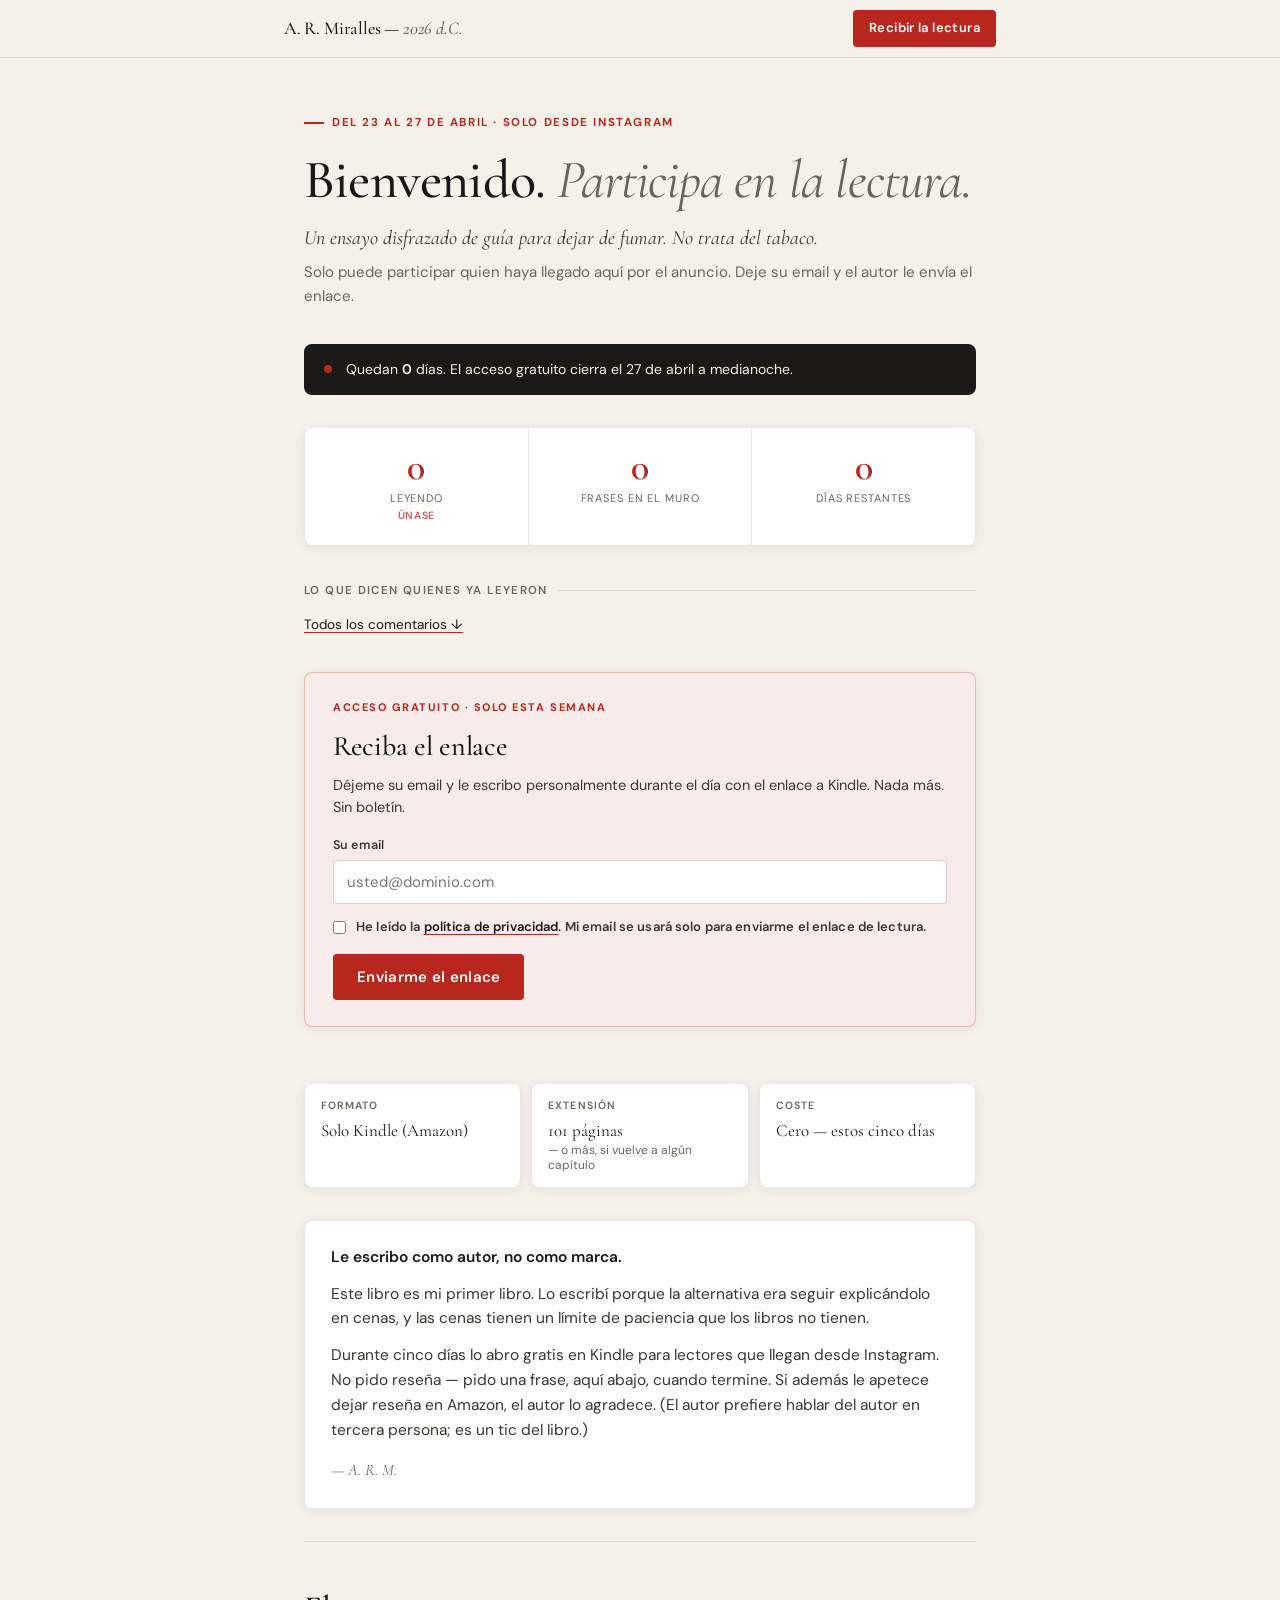
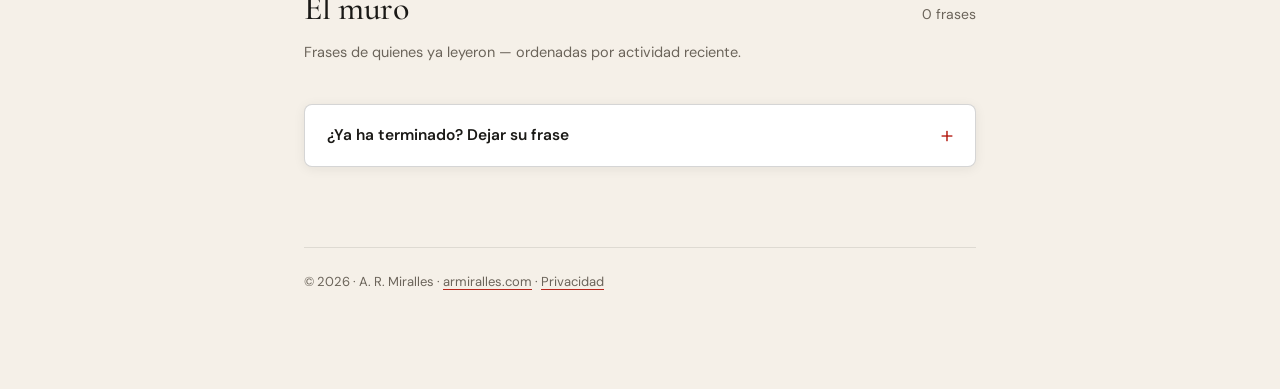
<file: index.html>
<!doctype html>
<html lang="es">
<head>
<meta charset="utf-8">
<meta name="viewport" content="width=device-width, initial-scale=1">
<title>Lectura — 2026 después de Cristo</title>
<meta name="description" content="Lectura gratuita en Kindle del 23 al 27 de abril. Solo para quien llega por Instagram.">
<meta property="og:title" content="Bienvenido. Participa en la lectura.">
<meta property="og:description" content="101 páginas. O más, si decide volver a algún capítulo. Gratis en Kindle hasta el 27.">
<meta name="robots" content="index,follow">
<link rel="preconnect" href="https://fonts.googleapis.com">
<link rel="preconnect" href="https://fonts.gstatic.com" crossorigin>
<link href="https://fonts.googleapis.com/css2?family=Cormorant+Garamond:ital,wght@0,400;0,500;0,600;1,400;1,500&family=DM+Sans:wght@400;500;600&display=swap" rel="stylesheet">
<style>
  :root{
    --bg:#f5f0e8;--bg-2:#fdfaf5;--bg-card:#ffffff;
    --ink:#1a1916;--ink-2:#3a362f;--ink-dim:#6b645a;
    --accent:#b8271e;--accent-hover:#9e2018;--accent-soft:#f7ece9;--accent-softer:#fdf5f4;
    --line:rgba(26,25,22,.10);--line-strong:rgba(26,25,22,.18);
    --gold:#9a7a2a;--gold-soft:#f7f0de;
    --serif:"Cormorant Garamond",Georgia,"Times New Roman",serif;
    --sans:"DM Sans",-apple-system,BlinkMacSystemFont,sans-serif;
    --radius:8px;--shadow:0 2px 12px rgba(26,25,22,.07);--shadow-lg:0 8px 32px rgba(26,25,22,.10);
  }
  *{box-sizing:border-box;margin:0;padding:0}
  html{scroll-behavior:smooth}
  html,body{background:var(--bg);color:var(--ink);font-family:var(--sans);-webkit-font-smoothing:antialiased;font-size:16px;line-height:1.6}
  a{color:var(--ink);text-decoration:underline;text-decoration-color:var(--accent);text-underline-offset:3px;transition:color .15s}
  a:hover{color:var(--accent)}
  strong{font-weight:600}

  .topbar{position:sticky;top:0;z-index:10;background:rgba(245,240,232,.94);backdrop-filter:blur(12px);border-bottom:1px solid var(--line)}
  .topbar-inner{max-width:760px;margin:0 auto;padding:10px 24px;display:flex;justify-content:space-between;align-items:center;gap:12px}
  .brand{font-family:var(--serif);font-size:18px;font-weight:500;letter-spacing:-.01em}
  .brand em{color:var(--ink-dim);font-style:italic}
  .jump{font-size:13px;font-weight:600;letter-spacing:.03em;background:var(--accent);color:#fff;padding:8px 16px;border-radius:4px;text-decoration:none;white-space:nowrap;transition:background .15s,transform .1s}
  .jump:hover{color:#fff;background:var(--accent-hover);transform:translateY(-1px)}

  .wrap{max-width:720px;margin:0 auto;padding:48px 24px 96px}

  .hero{margin-bottom:36px}
  .kicker{display:inline-flex;align-items:center;gap:8px;font-size:11.5px;letter-spacing:.14em;text-transform:uppercase;color:var(--accent);font-weight:700;margin-bottom:20px}
  .kicker::before{content:"";display:inline-block;width:20px;height:2px;background:var(--accent)}
  .hero h1{font-family:var(--serif);font-weight:500;font-size:54px;line-height:1.04;letter-spacing:-.015em;margin:0 0 16px;color:var(--ink)}
  .hero h1 em{font-style:italic;color:var(--ink-dim);font-weight:400}
  .lede{font-size:20px;color:var(--ink-2);margin:0 0 8px;font-family:var(--serif);line-height:1.4;font-style:italic;font-weight:400}
  .subline{color:var(--ink-dim);font-size:15px;margin:0}

  .counter{display:flex;gap:0;margin:0 0 36px;background:var(--bg-card);border:1px solid var(--line);border-radius:var(--radius);overflow:hidden;box-shadow:var(--shadow)}
  .counter>div{flex:1;padding:20px 18px;text-align:center;border-right:1px solid var(--line)}
  .counter>div:last-child{border-right:0}
  .counter .n{font-family:var(--serif);font-size:38px;color:var(--accent);font-weight:600;line-height:1;margin-bottom:5px}
  .counter .l{color:var(--ink-dim);font-size:11px;letter-spacing:.08em;text-transform:uppercase;line-height:1.3}
  .counter .sub{color:var(--accent);font-size:10.5px;letter-spacing:.06em;text-transform:uppercase;font-weight:600;margin-top:3px;opacity:.75}

  .preview-label{font-size:11.5px;letter-spacing:.12em;text-transform:uppercase;color:var(--ink-dim);font-weight:600;margin:0 0 14px;display:flex;align-items:center;gap:10px}
  .preview-label::after{content:"";flex:1;height:1px;background:var(--line)}
  .preview-wall{margin:0 0 36px}
  .preview-entry{background:var(--bg-card);border:1px solid var(--line);border-radius:var(--radius);padding:18px 20px;margin-bottom:10px;box-shadow:var(--shadow);transition:box-shadow .2s,transform .2s}
  .preview-entry:hover{box-shadow:var(--shadow-lg);transform:translateY(-2px)}
  .preview-phrase{font-family:var(--serif);font-size:19px;line-height:1.4;color:var(--ink);margin-bottom:8px}
  .preview-meta{font-size:12px;color:var(--ink-dim);display:flex;align-items:center;gap:8px;flex-wrap:wrap}
  .preview-cat{width:22px;height:22px;border-radius:50%;border:1.5px solid currentColor;display:inline-flex;align-items:center;justify-content:center;font-family:var(--serif);font-size:12px;font-weight:600;flex-shrink:0}
  .preview-ch{display:inline-block;font-size:10px;letter-spacing:.06em;text-transform:uppercase;color:var(--ink-dim);border:1px solid var(--line-strong);padding:2px 7px;border-radius:2px;background:var(--bg)}

  .about{background:var(--bg-card);border:1px solid var(--line);border-radius:var(--radius);padding:24px 26px;margin:0 0 32px;box-shadow:var(--shadow)}
  .about p{margin:0 0 12px;color:var(--ink-2);font-size:15.5px;line-height:1.6}
  .about p:first-child{color:var(--ink)}
  .about p:last-of-type{margin-bottom:0}
  .about .sig{font-family:var(--serif);font-style:italic;color:var(--ink-dim);margin-top:16px;font-size:16px}

  .facts{display:grid;grid-template-columns:repeat(3,1fr);gap:10px;margin:0 0 32px}
  .fact{background:var(--bg-card);border:1px solid var(--line);border-radius:var(--radius);padding:14px 16px;box-shadow:var(--shadow)}
  .fact .label{font-size:10.5px;letter-spacing:.1em;text-transform:uppercase;color:var(--ink-dim);margin-bottom:5px;font-weight:600}
  .fact .value{font-family:var(--serif);font-size:17px;line-height:1.25;color:var(--ink)}
  .fact .value small{color:var(--ink-dim);font-size:12px;display:block;font-family:var(--sans);margin-top:2px;font-weight:400}
  @media(max-width:560px){.facts{grid-template-columns:1fr 1fr}}

  /* SIGNUP — email only */
  .signup{background:var(--accent-soft);border:1.5px solid rgba(184,39,30,.25);border-radius:var(--radius);padding:26px 28px;margin:0 0 56px;scroll-margin-top:80px;box-shadow:var(--shadow)}
  .signup-eyebrow{font-size:11px;letter-spacing:.14em;text-transform:uppercase;color:var(--accent);font-weight:700;margin-bottom:8px}
  .signup h3{font-family:var(--serif);font-weight:500;font-size:28px;margin:0 0 6px;color:var(--ink);letter-spacing:-.01em}
  .signup .note{color:var(--ink-2);margin:0 0 4px;font-size:14.5px;line-height:1.5}

  .row{display:flex;gap:10px;margin-top:16px;flex-wrap:wrap}
  .row>*{flex:1;min-width:180px}
  label{display:block;font-size:12.5px;color:var(--ink-2);margin-bottom:5px;font-weight:600;letter-spacing:.01em}
  input[type=email],input[type=text],select,textarea{width:100%;background:var(--bg-card);color:var(--ink);border:1px solid var(--line-strong);border-radius:4px;padding:11px 13px;font-family:var(--sans);font-size:15px;outline:none;transition:border-color .15s,box-shadow .15s}
  input:focus,select:focus,textarea:focus{border-color:var(--accent);box-shadow:0 0 0 3px rgba(184,39,30,.12)}
  textarea{resize:vertical;min-height:80px}
  button{background:var(--accent);color:#fff;border:0;border-radius:4px;padding:13px 24px;font-family:var(--sans);font-size:15px;font-weight:600;cursor:pointer;letter-spacing:.02em;transition:background .15s,transform .1s}
  button:hover:not(:disabled){background:var(--accent-hover);transform:translateY(-1px)}
  button:disabled{opacity:.5;cursor:not-allowed}
  .checkbox{display:flex;align-items:flex-start;gap:10px;font-size:13px;color:var(--ink-2);margin-top:14px;line-height:1.4}
  .checkbox input{margin-top:3px;accent-color:var(--accent)}
  .ok{color:#2d6a3e;font-size:14px;margin-top:12px;font-weight:600}
  .err{color:#9a2a24;font-size:14px;margin-top:12px;font-weight:600}

  /* WALL */
  .wall-head{display:flex;justify-content:space-between;align-items:baseline;margin:0 0 6px;border-top:1px solid var(--line);padding-top:40px}
  .wall-head h2{font-family:var(--serif);font-weight:500;font-size:34px;margin:0;letter-spacing:-.01em}
  .wall-head .count{color:var(--ink-dim);font-size:14px}
  .wall-intro{color:var(--ink-dim);font-size:14.5px;margin:0 0 24px;line-height:1.5}

  .entry{border-bottom:1px solid var(--line);padding:22px 0;display:grid;grid-template-columns:auto 1fr;gap:16px;align-items:start}
  .entry:last-child{border-bottom:0}
  .cat{width:42px;height:42px;border-radius:50%;background:var(--bg-card);border:1.5px solid var(--line-strong);color:var(--ink);font-family:var(--serif);font-size:20px;font-weight:600;display:flex;align-items:center;justify-content:center;flex-shrink:0}
  .cat.A{color:#4a6b82;border-color:#4a6b82;background:#f0f4f7}
  .cat.B{color:var(--accent);border-color:var(--accent);background:var(--accent-softer)}
  .cat.C{color:var(--gold);border-color:var(--gold);background:var(--gold-soft)}
  .cat.D{color:#2d6a3e;border-color:#2d6a3e;background:#eef5f0}
  .cat.E{color:#7a3d8a;border-color:#7a3d8a;background:#f5eef8}
  .cat.F{color:#3a362f;border-color:#3a362f;background:#f0e8d8}
  .entry .meta{font-size:12.5px;color:var(--ink-dim);margin-bottom:7px;display:flex;align-items:center;flex-wrap:wrap;gap:4px}
  .entry .meta .handle{color:var(--ink);font-weight:600}
  .entry .meta .tester{display:inline-block;font-size:9.5px;letter-spacing:.08em;text-transform:uppercase;color:var(--gold);border:1px solid var(--gold);padding:1px 5px;border-radius:2px;margin-left:4px;font-weight:600;background:var(--gold-soft)}
  .reply-count-badge{color:var(--ink-dim);font-size:11px;font-weight:400}
  .entry .phrase{font-family:var(--serif);font-size:20px;line-height:1.4;color:var(--ink)}
  .entry .ch{display:inline-block;font-size:10.5px;letter-spacing:.06em;text-transform:uppercase;color:var(--ink-dim);margin-top:9px;border:1px solid var(--line-strong);padding:3px 7px;border-radius:2px;background:var(--bg)}

  /* REPLIES */
  .replies{margin-top:14px;padding-left:16px;border-left:2px solid var(--line-strong)}
  .reply-entry{padding:10px 0;border-bottom:1px solid var(--line);display:grid;grid-template-columns:auto 1fr;gap:10px;align-items:start}
  .reply-entry:last-child{border-bottom:0}
  .reply-cat{width:28px;height:28px;border-radius:50%;background:var(--bg-card);border:1px solid var(--line-strong);color:var(--ink);font-family:var(--serif);font-size:13px;font-weight:600;display:flex;align-items:center;justify-content:center;flex-shrink:0}
  .reply-entry .meta{font-size:11.5px;color:var(--ink-dim);margin-bottom:4px}
  .reply-entry .phrase{font-family:var(--serif);font-size:16px;line-height:1.4;color:var(--ink)}

  /* REPLY BUTTON */
  .reply-btn{display:inline-flex;align-items:center;gap:5px;margin-top:12px;font-size:12.5px;color:var(--ink-dim);background:none;border:1px solid var(--line-strong);border-radius:3px;padding:5px 12px;cursor:pointer;font-family:var(--sans);font-weight:500;transition:border-color .15s,color .15s,background .15s}
  .reply-btn:hover:not(:disabled){border-color:var(--accent);color:var(--accent);background:var(--accent-softer);transform:none}

  /* REPLY FORM */
  .reply-form{margin-top:12px;padding:16px;background:var(--bg);border:1px solid var(--line-strong);border-radius:6px;display:none}
  .reply-form.open{display:block}
  .reply-form textarea{font-size:14px;min-height:60px;background:var(--bg-card)}
  .reply-form .reply-actions{display:flex;gap:8px;margin-top:10px;align-items:center;flex-wrap:wrap}
  .reply-form .reply-actions button{padding:8px 18px;font-size:13.5px}
  .cancel-btn{background:none!important;border:1px solid var(--line-strong)!important;color:var(--ink-2)!important}
  .cancel-btn:hover:not(:disabled){background:var(--bg-card)!important;border-color:var(--ink-dim)!important;color:var(--ink)!important;transform:none!important}

  /* REACT BOX */
  details.react{margin-top:40px;border:1px solid var(--line-strong);border-radius:var(--radius);background:var(--bg-card);box-shadow:var(--shadow)}
  details.react summary{padding:18px 22px;cursor:pointer;font-weight:600;list-style:none;font-size:15.5px;display:flex;justify-content:space-between;align-items:center;color:var(--ink)}
  details.react summary::-webkit-details-marker{display:none}
  details.react summary::after{content:"+";color:var(--accent);font-size:24px;font-weight:300;line-height:1}
  details.react[open] summary::after{content:"−"}
  details.react .body{padding:0 22px 24px}
  details.react .body p.hint{color:var(--ink-dim);margin:6px 0 0;font-size:14px;line-height:1.5}

  footer{margin-top:80px;padding-top:24px;border-top:1px solid var(--line);color:var(--ink-dim);font-size:13px}
  footer a{color:var(--ink-dim)}

  .urgency{background:var(--ink);color:#f5f0e8;border-radius:var(--radius);padding:14px 20px;margin:0 0 32px;display:flex;align-items:center;gap:14px;font-size:14px}
  .urgency-dot{width:8px;height:8px;border-radius:50%;background:var(--accent);flex-shrink:0;animation:pulse 2s ease-in-out infinite}
  @keyframes pulse{0%,100%{opacity:1;transform:scale(1)}50%{opacity:.6;transform:scale(1.3)}}
  .urgency strong{color:#fff;font-weight:600}

  @media(max-width:540px){
    .hero h1{font-size:40px}
    .wrap{padding:32px 20px 72px}
    .wall-head h2{font-size:28px}
    .signup{padding:20px}
    .counter .n{font-size:30px}
  }
  @keyframes fadeUp{from{opacity:0;transform:translateY(14px)}to{opacity:1;transform:translateY(0)}}
  .hero{animation:fadeUp .55s ease both}
  .urgency{animation:fadeUp .55s .1s ease both}
  .counter{animation:fadeUp .55s .15s ease both}
  .preview-wall{animation:fadeUp .55s .2s ease both}
</style>
</head>
<body>

<div class="topbar">
  <div class="topbar-inner">
    <div class="brand">A. R. Miralles — <em>2026 d.C.</em></div>
    <a href="#signup" class="jump">Recibir la lectura</a>
  </div>
</div>

<div class="wrap">

  <div class="hero">
    <span class="kicker">Del 23 al 27 de abril · Solo desde Instagram</span>
    <h1>Bienvenido. <em>Participa en la lectura.</em></h1>
    <p class="lede">Un ensayo disfrazado de guía para dejar de fumar. No trata del tabaco.</p>
    <p class="subline" style="margin-top:8px">Solo puede participar quien haya llegado aquí por el anuncio. Deje su email y el autor le envía el enlace.</p>
  </div>

  <div class="urgency">
    <div class="urgency-dot"></div>
    <span>Quedan <strong id="count-days-banner">—</strong> días. El acceso gratuito cierra el 27 de abril a medianoche.</span>
  </div>

  <div class="counter" id="counter">
    <div><div class="n" id="count-reading">—</div><div class="l">leyendo</div><div class="sub">únase</div></div>
    <div><div class="n" id="count-done">—</div><div class="l">frases en el muro</div></div>
    <div><div class="n" id="count-days">—</div><div class="l">días restantes</div></div>
  </div>

  <div class="preview-wall" id="preview-wall">
    <div class="preview-label">Lo que dicen quienes ya leyeron</div>
    <div id="preview-entries"></div>
    <p style="font-size:13.5px;color:var(--ink-dim);margin-top:12px"><a href="#el-muro">Todos los comentarios ↓</a></p>
  </div>

  <!-- SIGNUP — solo email -->
  <div class="signup" id="signup">
    <div class="signup-eyebrow">Acceso gratuito · Solo esta semana</div>
    <h3>Reciba el enlace</h3>
    <p class="note">Déjeme su email y le escribo personalmente durante el día con el enlace a Kindle. Nada más. Sin boletín.</p>
    <div style="margin-top:16px">
      <label for="su-email">Su email</label>
      <input id="su-email" type="email" required placeholder="usted@dominio.com" autocomplete="email">
    </div>
    <!-- Honeypot: invisible para humanos, irresistible para bots. No rellenar. -->
    <div style="position:absolute;left:-9999px;top:-9999px" aria-hidden="true">
      <label for="su-website">Website</label>
      <input id="su-website" type="text" tabindex="-1" autocomplete="off">
    </div>
    <label class="checkbox">
      <input id="su-privacy" type="checkbox">
      <span>He leído la <a href="https://armiralles.com/privacidad.html" target="_blank" rel="noopener">política de privacidad</a>. Mi email se usará solo para enviarme el enlace de lectura.</span>
    </label>
    <div style="margin-top:18px">
      <button id="su-btn">Enviarme el enlace</button>
    </div>
    <div id="su-msg"></div>
  </div>

  <div class="facts">
    <div class="fact"><div class="label">Formato</div><div class="value">Solo Kindle (Amazon)</div></div>
    <div class="fact"><div class="label">Extensión</div><div class="value">101 páginas<small>— o más, si vuelve a algún capítulo</small></div></div>
    <div class="fact"><div class="label">Coste</div><div class="value">Cero — estos cinco días</div></div>
  </div>

  <div class="about">
    <p><strong>Le escribo como autor, no como marca.</strong></p>
    <p>Este libro es mi primer libro. Lo escribí porque la alternativa era seguir explicándolo en cenas, y las cenas tienen un límite de paciencia que los libros no tienen.</p>
    <p>Durante cinco días lo abro gratis en Kindle para lectores que llegan desde Instagram. No pido reseña — pido una frase, aquí abajo, cuando termine. Si además le apetece dejar reseña en Amazon, el autor lo agradece. (El autor prefiere hablar del autor en tercera persona; es un tic del libro.)</p>
    <div class="sig">— A. R. M.</div>
  </div>

  <div class="wall-head" id="el-muro">
    <h2>El muro</h2>
    <span class="count" id="wall-count"></span>
  </div>
  <p class="wall-intro">Frases de quienes ya leyeron — ordenadas por actividad reciente.</p>

  <div class="wall" id="wall"></div>

  <details class="react" id="react-box">
    <summary>¿Ya ha terminado? Dejar su frase</summary>
    <div class="body">
      <p class="hint">Una sola frase. Máximo 140 caracteres. La que le saldría si se lo contara a un amigo en un bar.</p>
      <p style="font-size:13px;color:var(--ink-dim);margin-top:12px;margin-bottom:4px">Rellene uno de los dos — el otro se vaciará solo.</p>
      <div class="row">
        <div>
          <label for="rx-ig">Instagram <span style="color:var(--ink-dim);font-weight:400">(opcional)</span></label>
          <div style="display:flex;align-items:center;gap:0">
            <span style="padding:11px 10px 11px 13px;background:var(--bg);border:1px solid var(--line-strong);border-right:0;border-radius:4px 0 0 4px;font-size:15px;color:var(--ink-dim);line-height:1;flex-shrink:0">@</span>
            <input id="rx-ig" type="text" placeholder="su_cuenta" maxlength="30" style="border-radius:0 4px 4px 0" oninput="exclusiveField('rx-ig','rx-alias');toggleIgLinkMain()">
          </div>
        </div>
        <div>
          <label for="rx-alias">Nombre o alias <span style="color:var(--ink-dim);font-weight:400">(opcional)</span></label>
          <input id="rx-alias" type="text" placeholder="Ana, un lector, …" maxlength="40" oninput="exclusiveField('rx-alias','rx-ig');toggleIgLinkMain()">
        </div>
        <div id="rx-ig-link-wrap" style="display:none">
          <label for="rx-ig-link">¿Enlazar perfil?</label>
          <select id="rx-ig-link">
            <option value="yes">Sí, enlazar mi @</option>
            <option value="no">No enlazar</option>
          </select>
        </div>
      </div>
      <div class="row" style="margin-top:10px">
        <div>
          <label for="rx-cat">Qué Categoría es usted</label>
          <select id="rx-cat">
            <option value="">— elegir —</option>
            <option value="A">A — cree y practica</option>
            <option value="B">B — ya no cree, pero sigue encendiendo el cigarrillo</option>
            <option value="C">C — salió, siente el hueco</option>
            <option value="D">D — nunca estuvo dentro</option>
            <option value="E">E — salió y necesita tener razón</option>
            <option value="F">F — no sabe por qué llegó hasta aquí</option>
          </select>
        </div>
        <div>
          <label for="rx-chap">Capítulo que le tocó</label>
          <select id="rx-chap">
            <option value="">— opcional —</option>
            <option>1. El diagnóstico</option><option>2. La instalación</option>
            <option>3. La sustancia</option><option>4. El humo pasivo</option>
            <option>5. El fumador social</option><option>6. El síndrome de abstinencia</option>
            <option>7. La recaída</option><option>8. Los sustitutos</option>
            <option>Interludio: cambiar de marca</option><option>9. El último cigarrillo</option>
            <option>10. La vida sin humo</option><option>Apéndice: ¿y si mis hijos me preguntan?</option>
          </select>
        </div>
      </div>
      <div style="margin-top:14px">
        <label for="rx-phrase">Su frase <span id="rx-count" style="color:var(--ink-dim);font-weight:400">(0/140)</span></label>
        <textarea id="rx-phrase" maxlength="140" placeholder="La que le saldría si se lo contara a un amigo."></textarea>
      </div>
      <div style="margin-top:16px"><button id="rx-btn">Publicar</button></div>
      <p class="hint" style="margin-top:12px">Al publicar acepta que su frase y su @ sean visibles en esta página. Para borrado: <a href="mailto:hola@armiralles.com">hola@armiralles.com</a>.</p>
      <div id="rx-msg"></div>
    </div>
  </details>

  <footer>© 2026 · A. R. Miralles · <a href="https://armiralles.com/">armiralles.com</a> · <a href="https://armiralles.com/privacidad.html" target="_blank" rel="noopener">Privacidad</a></footer>
</div>

<script>
  const API = "https://lectores-api.remcrisolteam.workers.dev";
  const END = new Date("2026-04-28T00:00:00+02:00");

  // SEED vacío — las frases semilla ahora están en la base de datos (ver worker/seeds.sql)
  // y vienen por /state como reacciones normales. Así los hilos de respuesta persisten.
  const SEED = [];


  const $=s=>document.querySelector(s);
  const esc=s=>String(s).replace(/[&<>"']/g,c=>({'&':'&amp;','<':'&lt;','>':'&gt;','"':'&quot;',"'":'&#39;'}[c]));
  const CAT_COLORS={A:'#4a6b82',B:'#b8271e',C:'#9a7a2a',D:'#2d6a3e',E:'#7a3d8a',F:'#3a362f'};

  function updateDays(){
    const diff=Math.max(0,Math.ceil((END-new Date())/86400000));
    $("#count-days").textContent=diff;
    $("#count-days-banner").textContent=diff;
  }
  updateDays(); setInterval(updateDays,60000);

  // When user types in one field, clear the other
  function exclusiveField(activeId, clearId){
    const active=document.getElementById(activeId);
    const clear=document.getElementById(clearId);
    if(active && active.value.trim()) { if(clear) clear.value=''; }
    toggleIgLinkMain();
  }
  function exclusiveFieldInline(activeInput, activeCls, clearCls){
    const form=activeInput.closest('.reply-form');
    if(!form) return;
    if(activeInput.value.trim()){
      const toClean=form.querySelector('.'+clearCls);
      if(toClean) toClean.value='';
    }
    repToggleIgLink(activeInput);
  }
  function toggleIgLinkMain(){
    const igVal=(document.getElementById('rx-ig')||{}).value||'';
    const wrap=document.getElementById('rx-ig-link-wrap');
    if(wrap) wrap.style.display=igVal.trim()?'':'none';
  }
  function repToggleIgLink(input){
    const form=input.closest('.reply-form');
    if(!form) return;
    const igVal=(form.querySelector('.rep-ig')||{}).value||'';
    const wrap=form.querySelector('.rep-ig-link-wrap');
    if(wrap) wrap.style.display=igVal.trim()?'':'none';
  }

  // Build display handle from dual fields — returns {handle, ig_link}
  function resolveHandle(igVal, aliasVal, igLinkWrap){
    const ig=igVal.trim().replace(/^@/,'');
    const alias=aliasVal.trim();
    if(ig){
      const link=(igLinkWrap&&igLinkWrap.style.display!=='none')
        ? (igLinkWrap.querySelector('select').value==='yes') : false;
      return {handle:ig, ig_link:link};
    }
    return {handle: alias||'anónimo', ig_link:false};
  }

  // Handle rendering — ig_link flag is set explicitly by user choice
  function renderHandle(handle,ig_link,size='normal'){
    const cls=size==='small'?'style="font-size:11.5px;font-weight:600"':'class="handle"';
    const displayName=ig_link?`@${esc(handle)}`:esc(handle);
    if(ig_link){
      return `<a ${cls} href="https://instagram.com/${esc(handle)}" target="_blank" rel="noopener" style="text-decoration:none;color:var(--ink);font-weight:600">${displayName}</a>`;
    }
    return `<span ${cls} style="color:var(--ink);font-weight:600">${displayName}</span>`;
  }

  // Sort: entries with most recent activity (own date or latest reply) come first
  function lastActivity(entry){
    if(!entry.replies||entry.replies.length===0) return entry.created_at;
    return entry.replies.reduce((max,r)=>r.created_at>max?r.created_at:max,entry.created_at);
  }
  function sortByActivity(rows){
    return [...rows].sort((a,b)=>lastActivity(b).localeCompare(lastActivity(a)));
  }

  let previewRendered = false;
  function renderPreview(rows){
    if (previewRendered) return;   // Fija: solo se dibuja una vez al cargar
    const best=sortByActivity(rows).slice(0,3);
    if (!best.length) return;
    $("#preview-entries").innerHTML=best.map(r=>`
      <div class="preview-entry">
        <div class="preview-phrase">«${esc(r.phrase)}»</div>
        <div class="preview-meta">
          <span class="preview-cat" style="color:${CAT_COLORS[r.category]||'#6b645a'};border-color:${CAT_COLORS[r.category]||'#6b645a'}">${esc(r.category)}</span>
          ${renderHandle(r.handle,r.ig_link)}
          ${r.chapter?`<span class="preview-ch">${esc(r.chapter)}</span>`:""}
        </div>
      </div>`).join("");
    previewRendered = true;
  }

  function renderWall(rows){
    const sorted=sortByActivity(rows);
    $("#wall").innerHTML=sorted.map(r=>{
      const allReplies=r.replies||[];
      const rc=allReplies.length;
      const repliesHtml=allReplies.length?`
        <div class="replies">
          ${allReplies.map(rep=>`
            <div class="reply-entry">
              <div class="reply-cat cat ${esc(rep.category||'')}">${esc(rep.category||'?')}</div>
              <div>
                <div class="meta">${renderHandle(rep.handle,rep.ig_link===true,'small')} · ${new Date(rep.created_at).toLocaleDateString("es-ES",{day:"numeric",month:"short"})}</div>
                <div class="phrase" style="font-size:16px">«${esc(rep.phrase)}»</div>
              </div>
            </div>`).join("")}
        </div>`:"";
      return `
        <div class="entry" id="entry-${esc(r.id||'')}">
          <div class="cat ${esc(r.category)}">${esc(r.category)}</div>
          <div>
            <div class="meta">
              ${renderHandle(r.handle,r.ig_link===true)}
              <span> · Categoría ${esc(r.category)}</span>
              <span> · ${new Date(r.created_at).toLocaleDateString("es-ES",{day:"numeric",month:"short"})}</span>
              ${r.tester?'<span class="tester">Lector de prueba</span>':""}
              ${rc?`<span class="reply-count-badge">&nbsp;· ${rc} respuesta${rc>1?'s':''}</span>`:""}
            </div>
            <div class="phrase">«${esc(r.phrase)}»</div>
            ${r.chapter?`<div class="ch">${esc(r.chapter)}</div>`:""}
            ${repliesHtml}
            <button class="reply-btn" onclick="toggleReplyForm('${esc(r.id||'')}')">↩ Responder</button>
            <div class="reply-form" id="reply-form-${esc(r.id||'')}">
              <div class="row" style="margin-top:0">
                <div>
                  <label>Instagram <span style="color:var(--ink-dim);font-weight:400">(opcional)</span></label>
                  <div style="display:flex;align-items:center;gap:0">
                    <span style="padding:11px 10px 11px 13px;background:var(--bg);border:1px solid var(--line-strong);border-right:0;border-radius:4px 0 0 4px;font-size:15px;color:var(--ink-dim);line-height:1;flex-shrink:0">@</span>
                    <input type="text" class="rep-ig" placeholder="su_cuenta" maxlength="30" style="border-radius:0 4px 4px 0" oninput="exclusiveFieldInline(this,'rep-ig','rep-alias');repToggleIgLink(this)">
                  </div>
                </div>
                <div>
                  <label>Nombre o alias <span style="color:var(--ink-dim);font-weight:400">(opcional)</span></label>
                  <input type="text" class="rep-alias" placeholder="Ana, un lector, …" maxlength="40" oninput="exclusiveFieldInline(this,'rep-alias','rep-ig');repToggleIgLink(this)">
                </div>
                <div class="rep-ig-link-wrap" style="display:none">
                  <label>¿Enlazar perfil?</label>
                  <select class="rep-ig-link">
                    <option value="yes">Sí, enlazar</option>
                    <option value="no">No enlazar</option>
                  </select>
                </div>
                <div>
                  <label>Su categoría</label>
                  <select class="rep-cat">
                    <option value="">— —</option>
                    <option value="A">A</option><option value="B">B</option>
                    <option value="C">C</option><option value="D">D</option>
                    <option value="E">E</option><option value="F">F</option>
                  </select>
                </div>
              </div>
              <div style="margin-top:10px">
                <label>Su respuesta <span class="rep-count" style="color:var(--ink-dim);font-weight:400">(0/140)</span></label>
                <textarea class="rep-phrase" maxlength="140" placeholder="Una frase en respuesta."></textarea>
              </div>
              <div class="reply-actions">
                <button onclick="submitReply('${esc(r.id||'')}')">Publicar respuesta</button>
                <button class="cancel-btn" onclick="toggleReplyForm('${esc(r.id||'')}')">Cancelar</button>
              </div>
              <div class="rep-msg"></div>
            </div>
          </div>
        </div>`;
    }).join("");

    // Bind char counters for reply textareas
    document.querySelectorAll('.reply-form textarea.rep-phrase').forEach(ta=>{
      ta.addEventListener('input',e=>{
        e.target.closest('.reply-form').querySelector('.rep-count').textContent=`(${e.target.value.length}/140)`;
      });
    });
  }

  function toggleReplyForm(id){
    const f=document.getElementById(`reply-form-${id}`);
    if(!f) return;
    f.classList.toggle('open');
    if(f.classList.contains('open')){ const fi=f.querySelector('.rep-ig'); if(fi) fi.focus(); }
  }

  async function submitReply(entryId){
    const f=document.getElementById(`reply-form-${entryId}`);
    if(!f) return;
    const {handle,ig_link}=resolveHandle(
      (f.querySelector('.rep-ig')||{value:''}).value,
      (f.querySelector('.rep-alias')||{value:''}).value,
      f.querySelector('.rep-ig-link-wrap')
    );
    const category=f.querySelector('.rep-cat').value;
    const phrase=f.querySelector('.rep-phrase').value.trim();
    const msg=f.querySelector('.rep-msg');
    msg.className=''; msg.textContent='';
    if(!handle){msg.className='err';msg.textContent='Indique cómo quiere aparecer.';return;}
    if(!category){msg.className='err';msg.textContent='Elija su Categoría.';return;}
    if(phrase.length<5){msg.className='err';msg.textContent='La respuesta es demasiado corta.';return;}
    const btn=f.querySelector('button:not(.cancel-btn)');
    btn.disabled=true;
    try{
      const r=await fetch(API+"/react",{
        method:"POST",
        headers:{"content-type":"application/json"},
        body:JSON.stringify({handle,ig_link,category,phrase,reply_to:entryId})
      });
      const d=await r.json();
      if(!r.ok) throw new Error(d.error||"No se ha podido publicar la respuesta.");
      msg.className='ok'; msg.textContent='Publicado.';
      setTimeout(()=>{
        f.classList.remove('open');
        const repIg=f.querySelector('.rep-ig'); if(repIg) repIg.value='';
        const repAlias=f.querySelector('.rep-alias'); if(repAlias) repAlias.value='';
        const repIgWrap=f.querySelector('.rep-ig-link-wrap'); if(repIgWrap) repIgWrap.style.display='none';
        f.querySelector('.rep-phrase').value='';
        f.querySelector('.rep-count').textContent='(0/140)';
        msg.textContent='';
        btn.disabled=false;
        load();
      },800);
    }catch(e){
      msg.className='err'; msg.textContent=e.message||'Error al publicar.';
      btn.disabled=false;
    }
  }

  async function load(){
    let remote={signups:0,reactions:[]};
    try{
      const r=await fetch(API+"/state",{cache:"no-store"});
      remote=await r.json();
    }catch(e){}
    const remoteReactions=(remote.reactions||[]).map(r=>({...r,replies:r.replies||[]}));
    const all=[...remoteReactions,...SEED];
    // "leyendo" = apuntados + autores únicos de las frases raíz (sin contar dos veces a quien se apuntó y publicó)
    const authors=new Set(all.map(r=>r.handle.toLowerCase()));
    const reading=(remote.signups??0)+authors.size;
    // "frases en el muro" = raíces + todas las respuestas (actividad total)
    const totalPhrases=all.reduce((n,r)=>n+1+(r.replies?.length||0),0);
    $("#count-reading").textContent=reading;
    $("#count-done").textContent=totalPhrases;
    $("#wall-count").textContent=all.length+" frase"+(all.length===1?"":"s");
    renderPreview(all);
    renderWall(all);
  }

  $("#rx-phrase").addEventListener("input",e=>{
    $("#rx-count").textContent=`(${e.target.value.length}/140)`;
  });

  $("#su-btn").addEventListener("click",async()=>{
    const email=$("#su-email").value.trim();
    const website=($("#su-website")||{value:''}).value;  // honeypot
    const ok=$("#su-privacy").checked;
    const msg=$("#su-msg");
    msg.className=""; msg.textContent="";
    if(!email||!/.+@.+\..+/.test(email)){msg.className="err";msg.textContent="El email no parece válido.";return;}
    if(!ok){msg.className="err";msg.textContent="Debe aceptar la política de privacidad.";return;}
    $("#su-btn").disabled=true;
    try{
      const r=await fetch(API+"/signup",{method:"POST",headers:{"content-type":"application/json"},body:JSON.stringify({email,website})});
      const d=await r.json();
      if(!r.ok) throw new Error(d.error||"Error");
      msg.className="ok"; msg.textContent="Recibido. El autor le escribirá durante el día con el enlace directo a la lectura.";
      $("#su-email").value=""; $("#su-privacy").checked=false;
      load();
    }catch(e){
      msg.className="err"; msg.textContent=e.message||"No se ha podido registrar. Pruebe en un momento.";
    }finally{
      $("#su-btn").disabled=false;
    }
  });

  $("#rx-btn").addEventListener("click",async()=>{
    const {handle,ig_link}=resolveHandle(
      ($("#rx-ig")||{value:''}).value,
      ($("#rx-alias")||{value:''}).value,
      document.getElementById("rx-ig-link-wrap")
    );
    const category=$("#rx-cat").value;
    const chapter=$("#rx-chap").value;
    const phrase=$("#rx-phrase").value.trim();
    const msg=$("#rx-msg");
    msg.className=""; msg.textContent="";
    if(!handle){msg.className="err";msg.textContent="Indique cómo quiere aparecer.";return;}
    if(!category){msg.className="err";msg.textContent="Elija su Categoría.";return;}
    if(phrase.length<10){msg.className="err";msg.textContent="La frase es demasiado corta.";return;}
    $("#rx-btn").disabled=true;
    try{
      const r=await fetch(API+"/react",{method:"POST",headers:{"content-type":"application/json"},body:JSON.stringify({handle,ig_link,category,chapter,phrase})});
      const d=await r.json();
      if(!r.ok) throw new Error(d.error||"Error");
      msg.className="ok"; msg.textContent="Publicado. Mire el muro arriba.";
      if($("#rx-ig")) $("#rx-ig").value="";
      if($("#rx-alias")) $("#rx-alias").value="";
      toggleIgLinkMain();
      $("#rx-phrase").value=""; $("#rx-count").textContent="(0/140)";
      load();
      setTimeout(()=>{$("#react-box").open=false;document.getElementById("el-muro").scrollIntoView({behavior:"smooth",block:"start"});},1200);
    }catch(e){
      msg.className="err"; msg.textContent=e.message||"No se ha podido publicar.";
    }finally{
      $("#rx-btn").disabled=false;
    }
  });

  load();
  setInterval(load,30000);
</script>
</body>
</html>
</file>
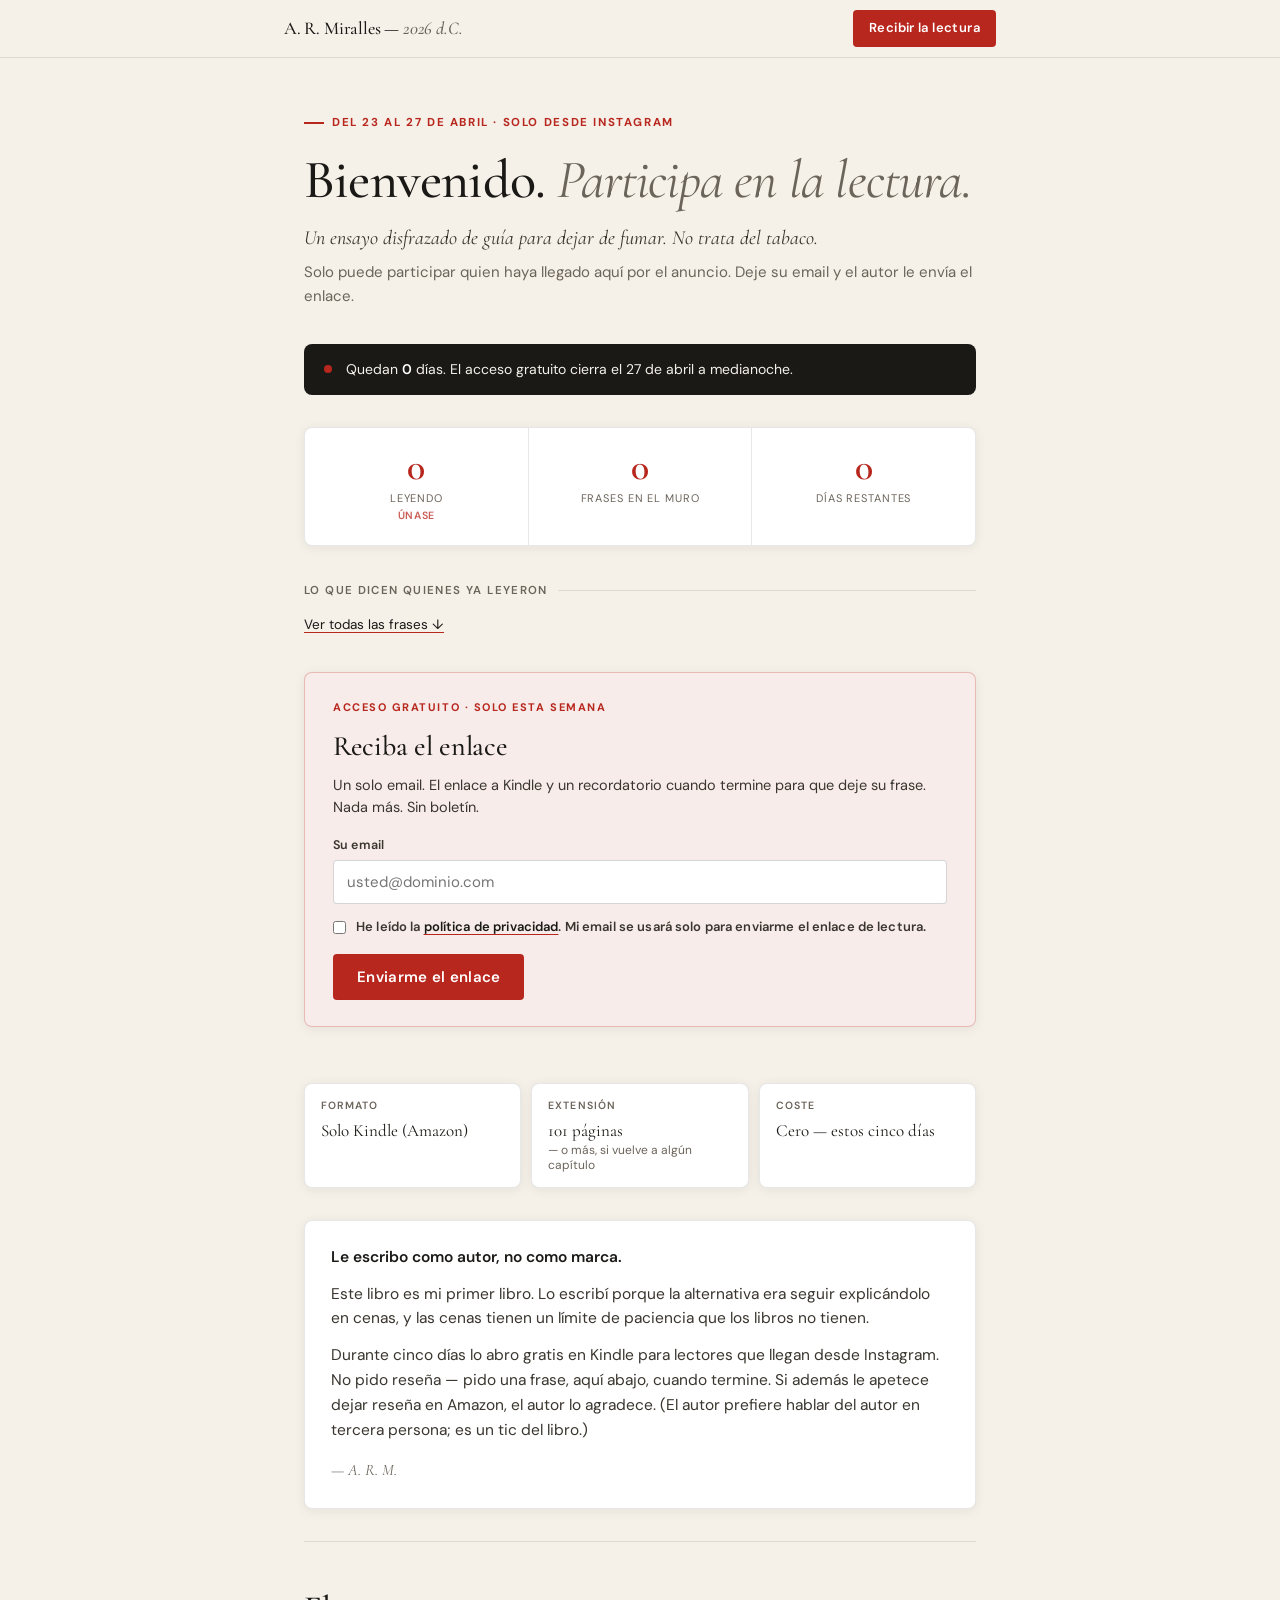
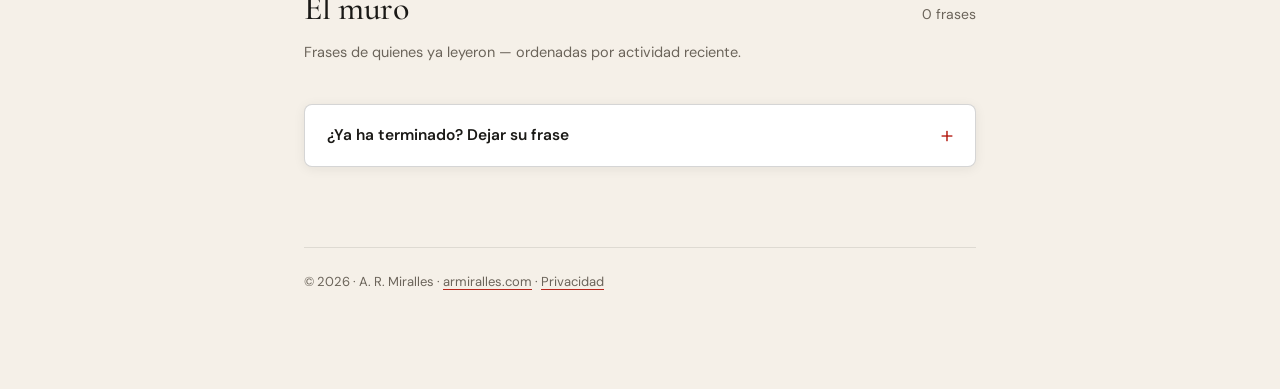
<file: lectores/index.html>
<!doctype html>
<html lang="es">
<head>
<meta charset="utf-8">
<meta name="viewport" content="width=device-width, initial-scale=1">
<title>Lectura — 2026 después de Cristo</title>
<meta name="description" content="Lectura gratuita en Kindle del 23 al 27 de abril. Solo para quien llega por Instagram.">
<meta property="og:title" content="Bienvenido. Participa en la lectura.">
<meta property="og:description" content="101 páginas. O más, si decide volver a algún capítulo. Gratis en Kindle hasta el 27.">
<meta name="robots" content="index,follow">
<link rel="preconnect" href="https://fonts.googleapis.com">
<link rel="preconnect" href="https://fonts.gstatic.com" crossorigin>
<link href="https://fonts.googleapis.com/css2?family=Cormorant+Garamond:ital,wght@0,400;0,500;0,600;1,400;1,500&family=DM+Sans:wght@400;500;600&display=swap" rel="stylesheet">
<style>
  :root{
    --bg:#f5f0e8;--bg-2:#fdfaf5;--bg-card:#ffffff;
    --ink:#1a1916;--ink-2:#3a362f;--ink-dim:#6b645a;
    --accent:#b8271e;--accent-hover:#9e2018;--accent-soft:#f7ece9;--accent-softer:#fdf5f4;
    --line:rgba(26,25,22,.10);--line-strong:rgba(26,25,22,.18);
    --gold:#9a7a2a;--gold-soft:#f7f0de;
    --serif:"Cormorant Garamond",Georgia,"Times New Roman",serif;
    --sans:"DM Sans",-apple-system,BlinkMacSystemFont,sans-serif;
    --radius:8px;--shadow:0 2px 12px rgba(26,25,22,.07);--shadow-lg:0 8px 32px rgba(26,25,22,.10);
  }
  *{box-sizing:border-box;margin:0;padding:0}
  html{scroll-behavior:smooth}
  html,body{background:var(--bg);color:var(--ink);font-family:var(--sans);-webkit-font-smoothing:antialiased;font-size:16px;line-height:1.6}
  a{color:var(--ink);text-decoration:underline;text-decoration-color:var(--accent);text-underline-offset:3px;transition:color .15s}
  a:hover{color:var(--accent)}
  strong{font-weight:600}

  .topbar{position:sticky;top:0;z-index:10;background:rgba(245,240,232,.94);backdrop-filter:blur(12px);border-bottom:1px solid var(--line)}
  .topbar-inner{max-width:760px;margin:0 auto;padding:10px 24px;display:flex;justify-content:space-between;align-items:center;gap:12px}
  .brand{font-family:var(--serif);font-size:18px;font-weight:500;letter-spacing:-.01em}
  .brand em{color:var(--ink-dim);font-style:italic}
  .jump{font-size:13px;font-weight:600;letter-spacing:.03em;background:var(--accent);color:#fff;padding:8px 16px;border-radius:4px;text-decoration:none;white-space:nowrap;transition:background .15s,transform .1s}
  .jump:hover{color:#fff;background:var(--accent-hover);transform:translateY(-1px)}

  .wrap{max-width:720px;margin:0 auto;padding:48px 24px 96px}

  .hero{margin-bottom:36px}
  .kicker{display:inline-flex;align-items:center;gap:8px;font-size:11.5px;letter-spacing:.14em;text-transform:uppercase;color:var(--accent);font-weight:700;margin-bottom:20px}
  .kicker::before{content:"";display:inline-block;width:20px;height:2px;background:var(--accent)}
  .hero h1{font-family:var(--serif);font-weight:500;font-size:54px;line-height:1.04;letter-spacing:-.015em;margin:0 0 16px;color:var(--ink)}
  .hero h1 em{font-style:italic;color:var(--ink-dim);font-weight:400}
  .lede{font-size:20px;color:var(--ink-2);margin:0 0 8px;font-family:var(--serif);line-height:1.4;font-style:italic;font-weight:400}
  .subline{color:var(--ink-dim);font-size:15px;margin:0}

  .counter{display:flex;gap:0;margin:0 0 36px;background:var(--bg-card);border:1px solid var(--line);border-radius:var(--radius);overflow:hidden;box-shadow:var(--shadow)}
  .counter>div{flex:1;padding:20px 18px;text-align:center;border-right:1px solid var(--line)}
  .counter>div:last-child{border-right:0}
  .counter .n{font-family:var(--serif);font-size:38px;color:var(--accent);font-weight:600;line-height:1;margin-bottom:5px}
  .counter .l{color:var(--ink-dim);font-size:11px;letter-spacing:.08em;text-transform:uppercase;line-height:1.3}
  .counter .sub{color:var(--accent);font-size:10.5px;letter-spacing:.06em;text-transform:uppercase;font-weight:600;margin-top:3px;opacity:.75}

  .preview-label{font-size:11.5px;letter-spacing:.12em;text-transform:uppercase;color:var(--ink-dim);font-weight:600;margin:0 0 14px;display:flex;align-items:center;gap:10px}
  .preview-label::after{content:"";flex:1;height:1px;background:var(--line)}
  .preview-wall{margin:0 0 36px}
  .preview-entry{background:var(--bg-card);border:1px solid var(--line);border-radius:var(--radius);padding:18px 20px;margin-bottom:10px;box-shadow:var(--shadow);transition:box-shadow .2s,transform .2s}
  .preview-entry:hover{box-shadow:var(--shadow-lg);transform:translateY(-2px)}
  .preview-phrase{font-family:var(--serif);font-size:19px;line-height:1.4;color:var(--ink);margin-bottom:8px}
  .preview-meta{font-size:12px;color:var(--ink-dim);display:flex;align-items:center;gap:8px;flex-wrap:wrap}
  .preview-cat{width:22px;height:22px;border-radius:50%;border:1.5px solid currentColor;display:inline-flex;align-items:center;justify-content:center;font-family:var(--serif);font-size:12px;font-weight:600;flex-shrink:0}
  .preview-ch{display:inline-block;font-size:10px;letter-spacing:.06em;text-transform:uppercase;color:var(--ink-dim);border:1px solid var(--line-strong);padding:2px 7px;border-radius:2px;background:var(--bg)}

  .about{background:var(--bg-card);border:1px solid var(--line);border-radius:var(--radius);padding:24px 26px;margin:0 0 32px;box-shadow:var(--shadow)}
  .about p{margin:0 0 12px;color:var(--ink-2);font-size:15.5px;line-height:1.6}
  .about p:first-child{color:var(--ink)}
  .about p:last-of-type{margin-bottom:0}
  .about .sig{font-family:var(--serif);font-style:italic;color:var(--ink-dim);margin-top:16px;font-size:16px}

  .facts{display:grid;grid-template-columns:repeat(3,1fr);gap:10px;margin:0 0 32px}
  .fact{background:var(--bg-card);border:1px solid var(--line);border-radius:var(--radius);padding:14px 16px;box-shadow:var(--shadow)}
  .fact .label{font-size:10.5px;letter-spacing:.1em;text-transform:uppercase;color:var(--ink-dim);margin-bottom:5px;font-weight:600}
  .fact .value{font-family:var(--serif);font-size:17px;line-height:1.25;color:var(--ink)}
  .fact .value small{color:var(--ink-dim);font-size:12px;display:block;font-family:var(--sans);margin-top:2px;font-weight:400}
  @media(max-width:560px){.facts{grid-template-columns:1fr 1fr}}

  /* SIGNUP — email only */
  .signup{background:var(--accent-soft);border:1.5px solid rgba(184,39,30,.25);border-radius:var(--radius);padding:26px 28px;margin:0 0 56px;scroll-margin-top:80px;box-shadow:var(--shadow)}
  .signup-eyebrow{font-size:11px;letter-spacing:.14em;text-transform:uppercase;color:var(--accent);font-weight:700;margin-bottom:8px}
  .signup h3{font-family:var(--serif);font-weight:500;font-size:28px;margin:0 0 6px;color:var(--ink);letter-spacing:-.01em}
  .signup .note{color:var(--ink-2);margin:0 0 4px;font-size:14.5px;line-height:1.5}

  .row{display:flex;gap:10px;margin-top:16px;flex-wrap:wrap}
  .row>*{flex:1;min-width:180px}
  label{display:block;font-size:12.5px;color:var(--ink-2);margin-bottom:5px;font-weight:600;letter-spacing:.01em}
  input[type=email],input[type=text],select,textarea{width:100%;background:var(--bg-card);color:var(--ink);border:1px solid var(--line-strong);border-radius:4px;padding:11px 13px;font-family:var(--sans);font-size:15px;outline:none;transition:border-color .15s,box-shadow .15s}
  input:focus,select:focus,textarea:focus{border-color:var(--accent);box-shadow:0 0 0 3px rgba(184,39,30,.12)}
  textarea{resize:vertical;min-height:80px}
  button{background:var(--accent);color:#fff;border:0;border-radius:4px;padding:13px 24px;font-family:var(--sans);font-size:15px;font-weight:600;cursor:pointer;letter-spacing:.02em;transition:background .15s,transform .1s}
  button:hover:not(:disabled){background:var(--accent-hover);transform:translateY(-1px)}
  button:disabled{opacity:.5;cursor:not-allowed}
  .checkbox{display:flex;align-items:flex-start;gap:10px;font-size:13px;color:var(--ink-2);margin-top:14px;line-height:1.4}
  .checkbox input{margin-top:3px;accent-color:var(--accent)}
  .ok{color:#2d6a3e;font-size:14px;margin-top:12px;font-weight:600}
  .err{color:#9a2a24;font-size:14px;margin-top:12px;font-weight:600}

  /* WALL */
  .wall-head{display:flex;justify-content:space-between;align-items:baseline;margin:0 0 6px;border-top:1px solid var(--line);padding-top:40px}
  .wall-head h2{font-family:var(--serif);font-weight:500;font-size:34px;margin:0;letter-spacing:-.01em}
  .wall-head .count{color:var(--ink-dim);font-size:14px}
  .wall-intro{color:var(--ink-dim);font-size:14.5px;margin:0 0 24px;line-height:1.5}

  .entry{border-bottom:1px solid var(--line);padding:22px 0;display:grid;grid-template-columns:auto 1fr;gap:16px;align-items:start}
  .entry:last-child{border-bottom:0}
  .cat{width:42px;height:42px;border-radius:50%;background:var(--bg-card);border:1.5px solid var(--line-strong);color:var(--ink);font-family:var(--serif);font-size:20px;font-weight:600;display:flex;align-items:center;justify-content:center;flex-shrink:0}
  .cat.A{color:#4a6b82;border-color:#4a6b82;background:#f0f4f7}
  .cat.B{color:var(--accent);border-color:var(--accent);background:var(--accent-softer)}
  .cat.C{color:var(--gold);border-color:var(--gold);background:var(--gold-soft)}
  .cat.D{color:#2d6a3e;border-color:#2d6a3e;background:#eef5f0}
  .cat.E{color:#7a3d8a;border-color:#7a3d8a;background:#f5eef8}
  .cat.F{color:#3a362f;border-color:#3a362f;background:#f0e8d8}
  .entry .meta{font-size:12.5px;color:var(--ink-dim);margin-bottom:7px;display:flex;align-items:center;flex-wrap:wrap;gap:4px}
  .entry .meta .handle{color:var(--ink);font-weight:600}
  .entry .meta .tester{display:inline-block;font-size:9.5px;letter-spacing:.08em;text-transform:uppercase;color:var(--gold);border:1px solid var(--gold);padding:1px 5px;border-radius:2px;margin-left:4px;font-weight:600;background:var(--gold-soft)}
  .reply-count-badge{color:var(--ink-dim);font-size:11px;font-weight:400}
  .entry .phrase{font-family:var(--serif);font-size:20px;line-height:1.4;color:var(--ink)}
  .entry .ch{display:inline-block;font-size:10.5px;letter-spacing:.06em;text-transform:uppercase;color:var(--ink-dim);margin-top:9px;border:1px solid var(--line-strong);padding:3px 7px;border-radius:2px;background:var(--bg)}

  /* REPLIES */
  .replies{margin-top:14px;padding-left:16px;border-left:2px solid var(--line-strong)}
  .reply-entry{padding:10px 0;border-bottom:1px solid var(--line);display:grid;grid-template-columns:auto 1fr;gap:10px;align-items:start}
  .reply-entry:last-child{border-bottom:0}
  .reply-cat{width:28px;height:28px;border-radius:50%;background:var(--bg-card);border:1px solid var(--line-strong);color:var(--ink);font-family:var(--serif);font-size:13px;font-weight:600;display:flex;align-items:center;justify-content:center;flex-shrink:0}
  .reply-entry .meta{font-size:11.5px;color:var(--ink-dim);margin-bottom:4px}
  .reply-entry .phrase{font-family:var(--serif);font-size:16px;line-height:1.4;color:var(--ink)}

  /* REPLY BUTTON */
  .reply-btn{display:inline-flex;align-items:center;gap:5px;margin-top:12px;font-size:12.5px;color:var(--ink-dim);background:none;border:1px solid var(--line-strong);border-radius:3px;padding:5px 12px;cursor:pointer;font-family:var(--sans);font-weight:500;transition:border-color .15s,color .15s,background .15s}
  .reply-btn:hover:not(:disabled){border-color:var(--accent);color:var(--accent);background:var(--accent-softer);transform:none}

  /* REPLY FORM */
  .reply-form{margin-top:12px;padding:16px;background:var(--bg);border:1px solid var(--line-strong);border-radius:6px;display:none}
  .reply-form.open{display:block}
  .reply-form textarea{font-size:14px;min-height:60px;background:var(--bg-card)}
  .reply-form .reply-actions{display:flex;gap:8px;margin-top:10px;align-items:center;flex-wrap:wrap}
  .reply-form .reply-actions button{padding:8px 18px;font-size:13.5px}
  .cancel-btn{background:none!important;border:1px solid var(--line-strong)!important;color:var(--ink-2)!important}
  .cancel-btn:hover:not(:disabled){background:var(--bg-card)!important;border-color:var(--ink-dim)!important;color:var(--ink)!important;transform:none!important}

  /* REACT BOX */
  details.react{margin-top:40px;border:1px solid var(--line-strong);border-radius:var(--radius);background:var(--bg-card);box-shadow:var(--shadow)}
  details.react summary{padding:18px 22px;cursor:pointer;font-weight:600;list-style:none;font-size:15.5px;display:flex;justify-content:space-between;align-items:center;color:var(--ink)}
  details.react summary::-webkit-details-marker{display:none}
  details.react summary::after{content:"+";color:var(--accent);font-size:24px;font-weight:300;line-height:1}
  details.react[open] summary::after{content:"−"}
  details.react .body{padding:0 22px 24px}
  details.react .body p.hint{color:var(--ink-dim);margin:6px 0 0;font-size:14px;line-height:1.5}

  footer{margin-top:80px;padding-top:24px;border-top:1px solid var(--line);color:var(--ink-dim);font-size:13px}
  footer a{color:var(--ink-dim)}

  .urgency{background:var(--ink);color:#f5f0e8;border-radius:var(--radius);padding:14px 20px;margin:0 0 32px;display:flex;align-items:center;gap:14px;font-size:14px}
  .urgency-dot{width:8px;height:8px;border-radius:50%;background:var(--accent);flex-shrink:0;animation:pulse 2s ease-in-out infinite}
  @keyframes pulse{0%,100%{opacity:1;transform:scale(1)}50%{opacity:.6;transform:scale(1.3)}}
  .urgency strong{color:#fff;font-weight:600}

  @media(max-width:540px){
    .hero h1{font-size:40px}
    .wrap{padding:32px 20px 72px}
    .wall-head h2{font-size:28px}
    .signup{padding:20px}
    .counter .n{font-size:30px}
  }
  @keyframes fadeUp{from{opacity:0;transform:translateY(14px)}to{opacity:1;transform:translateY(0)}}
  .hero{animation:fadeUp .55s ease both}
  .urgency{animation:fadeUp .55s .1s ease both}
  .counter{animation:fadeUp .55s .15s ease both}
  .preview-wall{animation:fadeUp .55s .2s ease both}
</style>
</head>
<body>

<div class="topbar">
  <div class="topbar-inner">
    <div class="brand">A. R. Miralles — <em>2026 d.C.</em></div>
    <a href="#signup" class="jump">Recibir la lectura</a>
  </div>
</div>

<div class="wrap">

  <div class="hero">
    <span class="kicker">Del 23 al 27 de abril · Solo desde Instagram</span>
    <h1>Bienvenido. <em>Participa en la lectura.</em></h1>
    <p class="lede">Un ensayo disfrazado de guía para dejar de fumar. No trata del tabaco.</p>
    <p class="subline" style="margin-top:8px">Solo puede participar quien haya llegado aquí por el anuncio. Deje su email y el autor le envía el enlace.</p>
  </div>

  <div class="urgency">
    <div class="urgency-dot"></div>
    <span>Quedan <strong id="count-days-banner">—</strong> días. El acceso gratuito cierra el 27 de abril a medianoche.</span>
  </div>

  <div class="counter" id="counter">
    <div><div class="n" id="count-reading">—</div><div class="l">leyendo</div><div class="sub">únase</div></div>
    <div><div class="n" id="count-done">—</div><div class="l">frases en el muro</div></div>
    <div><div class="n" id="count-days">—</div><div class="l">días restantes</div></div>
  </div>

  <div class="preview-wall" id="preview-wall">
    <div class="preview-label">Lo que dicen quienes ya leyeron</div>
    <div id="preview-entries"></div>
    <p style="font-size:13.5px;color:var(--ink-dim);margin-top:12px"><a href="#el-muro">Ver todas las frases ↓</a></p>
  </div>

  <!-- SIGNUP — solo email -->
  <div class="signup" id="signup">
    <div class="signup-eyebrow">Acceso gratuito · Solo esta semana</div>
    <h3>Reciba el enlace</h3>
    <p class="note">Un solo email. El enlace a Kindle y un recordatorio cuando termine para que deje su frase. Nada más. Sin boletín.</p>
    <div style="margin-top:16px">
      <label for="su-email">Su email</label>
      <input id="su-email" type="email" required placeholder="usted@dominio.com" autocomplete="email">
    </div>
    <!-- Honeypot: invisible para humanos, irresistible para bots. No rellenar. -->
    <div style="position:absolute;left:-9999px;top:-9999px" aria-hidden="true">
      <label for="su-website">Website</label>
      <input id="su-website" type="text" tabindex="-1" autocomplete="off">
    </div>
    <label class="checkbox">
      <input id="su-privacy" type="checkbox">
      <span>He leído la <a href="https://armiralles.com/privacidad.html" target="_blank" rel="noopener">política de privacidad</a>. Mi email se usará solo para enviarme el enlace de lectura.</span>
    </label>
    <div style="margin-top:18px">
      <button id="su-btn">Enviarme el enlace</button>
    </div>
    <div id="su-msg"></div>
  </div>

  <div class="facts">
    <div class="fact"><div class="label">Formato</div><div class="value">Solo Kindle (Amazon)</div></div>
    <div class="fact"><div class="label">Extensión</div><div class="value">101 páginas<small>— o más, si vuelve a algún capítulo</small></div></div>
    <div class="fact"><div class="label">Coste</div><div class="value">Cero — estos cinco días</div></div>
  </div>

  <div class="about">
    <p><strong>Le escribo como autor, no como marca.</strong></p>
    <p>Este libro es mi primer libro. Lo escribí porque la alternativa era seguir explicándolo en cenas, y las cenas tienen un límite de paciencia que los libros no tienen.</p>
    <p>Durante cinco días lo abro gratis en Kindle para lectores que llegan desde Instagram. No pido reseña — pido una frase, aquí abajo, cuando termine. Si además le apetece dejar reseña en Amazon, el autor lo agradece. (El autor prefiere hablar del autor en tercera persona; es un tic del libro.)</p>
    <div class="sig">— A. R. M.</div>
  </div>

  <div class="wall-head" id="el-muro">
    <h2>El muro</h2>
    <span class="count" id="wall-count"></span>
  </div>
  <p class="wall-intro">Frases de quienes ya leyeron — ordenadas por actividad reciente.</p>

  <div class="wall" id="wall"></div>

  <details class="react" id="react-box">
    <summary>¿Ya ha terminado? Dejar su frase</summary>
    <div class="body">
      <p class="hint">Una sola frase. Máximo 140 caracteres. La que le saldría si se lo contara a un amigo en un bar.</p>
      <p style="font-size:13px;color:var(--ink-dim);margin-top:12px;margin-bottom:4px">Rellene uno de los dos — el otro se vaciará solo.</p>
      <div class="row">
        <div>
          <label for="rx-ig">Instagram <span style="color:var(--ink-dim);font-weight:400">(opcional)</span></label>
          <div style="display:flex;align-items:center;gap:0">
            <span style="padding:11px 10px 11px 13px;background:var(--bg);border:1px solid var(--line-strong);border-right:0;border-radius:4px 0 0 4px;font-size:15px;color:var(--ink-dim);line-height:1;flex-shrink:0">@</span>
            <input id="rx-ig" type="text" placeholder="su_cuenta" maxlength="30" style="border-radius:0 4px 4px 0" oninput="exclusiveField('rx-ig','rx-alias');toggleIgLinkMain()">
          </div>
        </div>
        <div>
          <label for="rx-alias">Nombre o alias <span style="color:var(--ink-dim);font-weight:400">(opcional)</span></label>
          <input id="rx-alias" type="text" placeholder="Ana, un lector, …" maxlength="40" oninput="exclusiveField('rx-alias','rx-ig');toggleIgLinkMain()">
        </div>
        <div id="rx-ig-link-wrap" style="display:none">
          <label for="rx-ig-link">¿Enlazar perfil?</label>
          <select id="rx-ig-link">
            <option value="yes">Sí, enlazar mi @</option>
            <option value="no">No enlazar</option>
          </select>
        </div>
      </div>
      <div class="row" style="margin-top:10px">
        <div>
          <label for="rx-cat">Qué Categoría es usted</label>
          <select id="rx-cat">
            <option value="">— elegir —</option>
            <option value="A">A — cree y practica</option>
            <option value="B">B — ya no cree, pero sigue encendiendo el cigarrillo</option>
            <option value="C">C — salió, siente el hueco</option>
            <option value="D">D — nunca estuvo dentro</option>
            <option value="E">E — salió y necesita tener razón</option>
            <option value="F">F — no sabe por qué llegó hasta aquí</option>
          </select>
        </div>
        <div>
          <label for="rx-chap">Capítulo que le tocó</label>
          <select id="rx-chap">
            <option value="">— opcional —</option>
            <option>1. El diagnóstico</option><option>2. La instalación</option>
            <option>3. La sustancia</option><option>4. El humo pasivo</option>
            <option>5. El fumador social</option><option>6. El síndrome de abstinencia</option>
            <option>7. La recaída</option><option>8. Los sustitutos</option>
            <option>Interludio: cambiar de marca</option><option>9. El último cigarrillo</option>
            <option>10. La vida sin humo</option><option>Apéndice: ¿y si mis hijos me preguntan?</option>
          </select>
        </div>
      </div>
      <div style="margin-top:14px">
        <label for="rx-phrase">Su frase <span id="rx-count" style="color:var(--ink-dim);font-weight:400">(0/140)</span></label>
        <textarea id="rx-phrase" maxlength="140" placeholder="La que le saldría si se lo contara a un amigo."></textarea>
      </div>
      <div style="margin-top:16px"><button id="rx-btn">Publicar</button></div>
      <p class="hint" style="margin-top:12px">Al publicar acepta que su frase y su @ sean visibles en esta página. Para borrado: <a href="mailto:hola@armiralles.com">hola@armiralles.com</a>.</p>
      <div id="rx-msg"></div>
    </div>
  </details>

  <footer>© 2026 · A. R. Miralles · <a href="https://armiralles.com/">armiralles.com</a> · <a href="https://armiralles.com/privacidad.html" target="_blank" rel="noopener">Privacidad</a></footer>
</div>

<script>
  const API = "https://lectores-api.remcrisolteam.workers.dev";
  const END = new Date("2026-04-28T00:00:00+02:00");

  // SEED vacío — las frases semilla ahora están en la base de datos (ver worker/seeds.sql)
  // y vienen por /state como reacciones normales. Así los hilos de respuesta persisten.
  const SEED = [];


  const $=s=>document.querySelector(s);
  const esc=s=>String(s).replace(/[&<>"']/g,c=>({'&':'&amp;','<':'&lt;','>':'&gt;','"':'&quot;',"'":'&#39;'}[c]));
  const CAT_COLORS={A:'#4a6b82',B:'#b8271e',C:'#9a7a2a',D:'#2d6a3e',E:'#7a3d8a',F:'#3a362f'};

  function updateDays(){
    const diff=Math.max(0,Math.ceil((END-new Date())/86400000));
    $("#count-days").textContent=diff;
    $("#count-days-banner").textContent=diff;
  }
  updateDays(); setInterval(updateDays,60000);

  // When user types in one field, clear the other
  function exclusiveField(activeId, clearId){
    const active=document.getElementById(activeId);
    const clear=document.getElementById(clearId);
    if(active && active.value.trim()) { if(clear) clear.value=''; }
    toggleIgLinkMain();
  }
  function exclusiveFieldInline(activeInput, activeCls, clearCls){
    const form=activeInput.closest('.reply-form');
    if(!form) return;
    if(activeInput.value.trim()){
      const toClean=form.querySelector('.'+clearCls);
      if(toClean) toClean.value='';
    }
    repToggleIgLink(activeInput);
  }
  function toggleIgLinkMain(){
    const igVal=(document.getElementById('rx-ig')||{}).value||'';
    const wrap=document.getElementById('rx-ig-link-wrap');
    if(wrap) wrap.style.display=igVal.trim()?'':'none';
  }
  function repToggleIgLink(input){
    const form=input.closest('.reply-form');
    if(!form) return;
    const igVal=(form.querySelector('.rep-ig')||{}).value||'';
    const wrap=form.querySelector('.rep-ig-link-wrap');
    if(wrap) wrap.style.display=igVal.trim()?'':'none';
  }

  // Build display handle from dual fields — returns {handle, ig_link}
  function resolveHandle(igVal, aliasVal, igLinkWrap){
    const ig=igVal.trim().replace(/^@/,'');
    const alias=aliasVal.trim();
    if(ig){
      const link=(igLinkWrap&&igLinkWrap.style.display!=='none')
        ? (igLinkWrap.querySelector('select').value==='yes') : false;
      return {handle:ig, ig_link:link};
    }
    return {handle: alias||'anónimo', ig_link:false};
  }

  // Handle rendering — ig_link flag is set explicitly by user choice
  function renderHandle(handle,ig_link,size='normal'){
    const cls=size==='small'?'style="font-size:11.5px;font-weight:600"':'class="handle"';
    const displayName=ig_link?`@${esc(handle)}`:esc(handle);
    if(ig_link){
      return `<a ${cls} href="https://instagram.com/${esc(handle)}" target="_blank" rel="noopener" style="text-decoration:none;color:var(--ink);font-weight:600">${displayName}</a>`;
    }
    return `<span ${cls} style="color:var(--ink);font-weight:600">${displayName}</span>`;
  }

  // Sort: entries with most recent activity (own date or latest reply) come first
  function lastActivity(entry){
    if(!entry.replies||entry.replies.length===0) return entry.created_at;
    return entry.replies.reduce((max,r)=>r.created_at>max?r.created_at:max,entry.created_at);
  }
  function sortByActivity(rows){
    return [...rows].sort((a,b)=>lastActivity(b).localeCompare(lastActivity(a)));
  }

  let previewRendered = false;
  function renderPreview(rows){
    if (previewRendered) return;   // Fija: solo se dibuja una vez al cargar
    const best=sortByActivity(rows).slice(0,3);
    if (!best.length) return;
    $("#preview-entries").innerHTML=best.map(r=>`
      <div class="preview-entry">
        <div class="preview-phrase">«${esc(r.phrase)}»</div>
        <div class="preview-meta">
          <span class="preview-cat" style="color:${CAT_COLORS[r.category]||'#6b645a'};border-color:${CAT_COLORS[r.category]||'#6b645a'}">${esc(r.category)}</span>
          ${renderHandle(r.handle,r.ig_link)}
          ${r.chapter?`<span class="preview-ch">${esc(r.chapter)}</span>`:""}
        </div>
      </div>`).join("");
    previewRendered = true;
  }

  function renderWall(rows){
    const sorted=sortByActivity(rows);
    $("#wall").innerHTML=sorted.map(r=>{
      const allReplies=r.replies||[];
      const rc=allReplies.length;
      const repliesHtml=allReplies.length?`
        <div class="replies">
          ${allReplies.map(rep=>`
            <div class="reply-entry">
              <div class="reply-cat cat ${esc(rep.category||'')}">${esc(rep.category||'?')}</div>
              <div>
                <div class="meta">${renderHandle(rep.handle,rep.ig_link===true,'small')} · ${new Date(rep.created_at).toLocaleDateString("es-ES",{day:"numeric",month:"short"})}</div>
                <div class="phrase" style="font-size:16px">«${esc(rep.phrase)}»</div>
              </div>
            </div>`).join("")}
        </div>`:"";
      return `
        <div class="entry" id="entry-${esc(r.id||'')}">
          <div class="cat ${esc(r.category)}">${esc(r.category)}</div>
          <div>
            <div class="meta">
              ${renderHandle(r.handle,r.ig_link===true)}
              <span> · Categoría ${esc(r.category)}</span>
              <span> · ${new Date(r.created_at).toLocaleDateString("es-ES",{day:"numeric",month:"short"})}</span>
              ${r.tester?'<span class="tester">Lector de prueba</span>':""}
              ${rc?`<span class="reply-count-badge">&nbsp;· ${rc} respuesta${rc>1?'s':''}</span>`:""}
            </div>
            <div class="phrase">«${esc(r.phrase)}»</div>
            ${r.chapter?`<div class="ch">${esc(r.chapter)}</div>`:""}
            ${repliesHtml}
            <button class="reply-btn" onclick="toggleReplyForm('${esc(r.id||'')}')">↩ Responder</button>
            <div class="reply-form" id="reply-form-${esc(r.id||'')}">
              <div class="row" style="margin-top:0">
                <div>
                  <label>Instagram <span style="color:var(--ink-dim);font-weight:400">(opcional)</span></label>
                  <div style="display:flex;align-items:center;gap:0">
                    <span style="padding:11px 10px 11px 13px;background:var(--bg);border:1px solid var(--line-strong);border-right:0;border-radius:4px 0 0 4px;font-size:15px;color:var(--ink-dim);line-height:1;flex-shrink:0">@</span>
                    <input type="text" class="rep-ig" placeholder="su_cuenta" maxlength="30" style="border-radius:0 4px 4px 0" oninput="exclusiveFieldInline(this,'rep-ig','rep-alias');repToggleIgLink(this)">
                  </div>
                </div>
                <div>
                  <label>Nombre o alias <span style="color:var(--ink-dim);font-weight:400">(opcional)</span></label>
                  <input type="text" class="rep-alias" placeholder="Ana, un lector, …" maxlength="40" oninput="exclusiveFieldInline(this,'rep-alias','rep-ig');repToggleIgLink(this)">
                </div>
                <div class="rep-ig-link-wrap" style="display:none">
                  <label>¿Enlazar perfil?</label>
                  <select class="rep-ig-link">
                    <option value="yes">Sí, enlazar</option>
                    <option value="no">No enlazar</option>
                  </select>
                </div>
                <div>
                  <label>Su categoría</label>
                  <select class="rep-cat">
                    <option value="">— —</option>
                    <option value="A">A</option><option value="B">B</option>
                    <option value="C">C</option><option value="D">D</option>
                    <option value="E">E</option><option value="F">F</option>
                  </select>
                </div>
              </div>
              <div style="margin-top:10px">
                <label>Su respuesta <span class="rep-count" style="color:var(--ink-dim);font-weight:400">(0/140)</span></label>
                <textarea class="rep-phrase" maxlength="140" placeholder="Una frase en respuesta."></textarea>
              </div>
              <div class="reply-actions">
                <button onclick="submitReply('${esc(r.id||'')}')">Publicar respuesta</button>
                <button class="cancel-btn" onclick="toggleReplyForm('${esc(r.id||'')}')">Cancelar</button>
              </div>
              <div class="rep-msg"></div>
            </div>
          </div>
        </div>`;
    }).join("");

    // Bind char counters for reply textareas
    document.querySelectorAll('.reply-form textarea.rep-phrase').forEach(ta=>{
      ta.addEventListener('input',e=>{
        e.target.closest('.reply-form').querySelector('.rep-count').textContent=`(${e.target.value.length}/140)`;
      });
    });
  }

  function toggleReplyForm(id){
    const f=document.getElementById(`reply-form-${id}`);
    if(!f) return;
    f.classList.toggle('open');
    if(f.classList.contains('open')){ const fi=f.querySelector('.rep-ig'); if(fi) fi.focus(); }
  }

  async function submitReply(entryId){
    const f=document.getElementById(`reply-form-${entryId}`);
    if(!f) return;
    const {handle,ig_link}=resolveHandle(
      (f.querySelector('.rep-ig')||{value:''}).value,
      (f.querySelector('.rep-alias')||{value:''}).value,
      f.querySelector('.rep-ig-link-wrap')
    );
    const category=f.querySelector('.rep-cat').value;
    const phrase=f.querySelector('.rep-phrase').value.trim();
    const msg=f.querySelector('.rep-msg');
    msg.className=''; msg.textContent='';
    if(!handle){msg.className='err';msg.textContent='Indique cómo quiere aparecer.';return;}
    if(!category){msg.className='err';msg.textContent='Elija su Categoría.';return;}
    if(phrase.length<5){msg.className='err';msg.textContent='La respuesta es demasiado corta.';return;}
    const btn=f.querySelector('button:not(.cancel-btn)');
    btn.disabled=true;
    try{
      const r=await fetch(API+"/react",{
        method:"POST",
        headers:{"content-type":"application/json"},
        body:JSON.stringify({handle,ig_link,category,phrase,reply_to:entryId})
      });
      const d=await r.json();
      if(!r.ok) throw new Error(d.error||"No se ha podido publicar la respuesta.");
      msg.className='ok'; msg.textContent='Publicado.';
      setTimeout(()=>{
        f.classList.remove('open');
        const repIg=f.querySelector('.rep-ig'); if(repIg) repIg.value='';
        const repAlias=f.querySelector('.rep-alias'); if(repAlias) repAlias.value='';
        const repIgWrap=f.querySelector('.rep-ig-link-wrap'); if(repIgWrap) repIgWrap.style.display='none';
        f.querySelector('.rep-phrase').value='';
        f.querySelector('.rep-count').textContent='(0/140)';
        msg.textContent='';
        btn.disabled=false;
        load();
      },800);
    }catch(e){
      msg.className='err'; msg.textContent=e.message||'Error al publicar.';
      btn.disabled=false;
    }
  }

  async function load(){
    let remote={signups:0,reactions:[]};
    try{
      const r=await fetch(API+"/state",{cache:"no-store"});
      remote=await r.json();
    }catch(e){}
    const remoteReactions=(remote.reactions||[]).map(r=>({...r,replies:r.replies||[]}));
    const all=[...remoteReactions,...SEED];
    // "leyendo" = apuntados + autores únicos de las frases raíz (sin contar dos veces a quien se apuntó y publicó)
    const authors=new Set(all.map(r=>r.handle.toLowerCase()));
    const reading=(remote.signups??0)+authors.size;
    // "frases en el muro" = raíces + todas las respuestas (actividad total)
    const totalPhrases=all.reduce((n,r)=>n+1+(r.replies?.length||0),0);
    $("#count-reading").textContent=reading;
    $("#count-done").textContent=totalPhrases;
    $("#wall-count").textContent=all.length+" frase"+(all.length===1?"":"s");
    renderPreview(all);
    renderWall(all);
  }

  $("#rx-phrase").addEventListener("input",e=>{
    $("#rx-count").textContent=`(${e.target.value.length}/140)`;
  });

  $("#su-btn").addEventListener("click",async()=>{
    const email=$("#su-email").value.trim();
    const website=($("#su-website")||{value:''}).value;  // honeypot
    const ok=$("#su-privacy").checked;
    const msg=$("#su-msg");
    msg.className=""; msg.textContent="";
    if(!email||!/.+@.+\..+/.test(email)){msg.className="err";msg.textContent="El email no parece válido.";return;}
    if(!ok){msg.className="err";msg.textContent="Debe aceptar la política de privacidad.";return;}
    $("#su-btn").disabled=true;
    try{
      const r=await fetch(API+"/signup",{method:"POST",headers:{"content-type":"application/json"},body:JSON.stringify({email,website})});
      const d=await r.json();
      if(!r.ok) throw new Error(d.error||"Error");
      msg.className="ok"; msg.textContent="Recibido. El enlace le llegará al correo en unos minutos.";
      $("#su-email").value=""; $("#su-privacy").checked=false;
      load();
    }catch(e){
      msg.className="err"; msg.textContent=e.message||"No se ha podido registrar. Pruebe en un momento.";
    }finally{
      $("#su-btn").disabled=false;
    }
  });

  $("#rx-btn").addEventListener("click",async()=>{
    const {handle,ig_link}=resolveHandle(
      ($("#rx-ig")||{value:''}).value,
      ($("#rx-alias")||{value:''}).value,
      document.getElementById("rx-ig-link-wrap")
    );
    const category=$("#rx-cat").value;
    const chapter=$("#rx-chap").value;
    const phrase=$("#rx-phrase").value.trim();
    const msg=$("#rx-msg");
    msg.className=""; msg.textContent="";
    if(!handle){msg.className="err";msg.textContent="Indique cómo quiere aparecer.";return;}
    if(!category){msg.className="err";msg.textContent="Elija su Categoría.";return;}
    if(phrase.length<10){msg.className="err";msg.textContent="La frase es demasiado corta.";return;}
    $("#rx-btn").disabled=true;
    try{
      const r=await fetch(API+"/react",{method:"POST",headers:{"content-type":"application/json"},body:JSON.stringify({handle,ig_link,category,chapter,phrase})});
      const d=await r.json();
      if(!r.ok) throw new Error(d.error||"Error");
      msg.className="ok"; msg.textContent="Publicado. Mire el muro arriba.";
      if($("#rx-ig")) $("#rx-ig").value="";
      if($("#rx-alias")) $("#rx-alias").value="";
      toggleIgLinkMain();
      $("#rx-phrase").value=""; $("#rx-count").textContent="(0/140)";
      load();
      setTimeout(()=>{$("#react-box").open=false;document.getElementById("el-muro").scrollIntoView({behavior:"smooth",block:"start"});},1200);
    }catch(e){
      msg.className="err"; msg.textContent=e.message||"No se ha podido publicar.";
    }finally{
      $("#rx-btn").disabled=false;
    }
  });

  load();
  setInterval(load,30000);
</script>
</body>
</html>
</file>
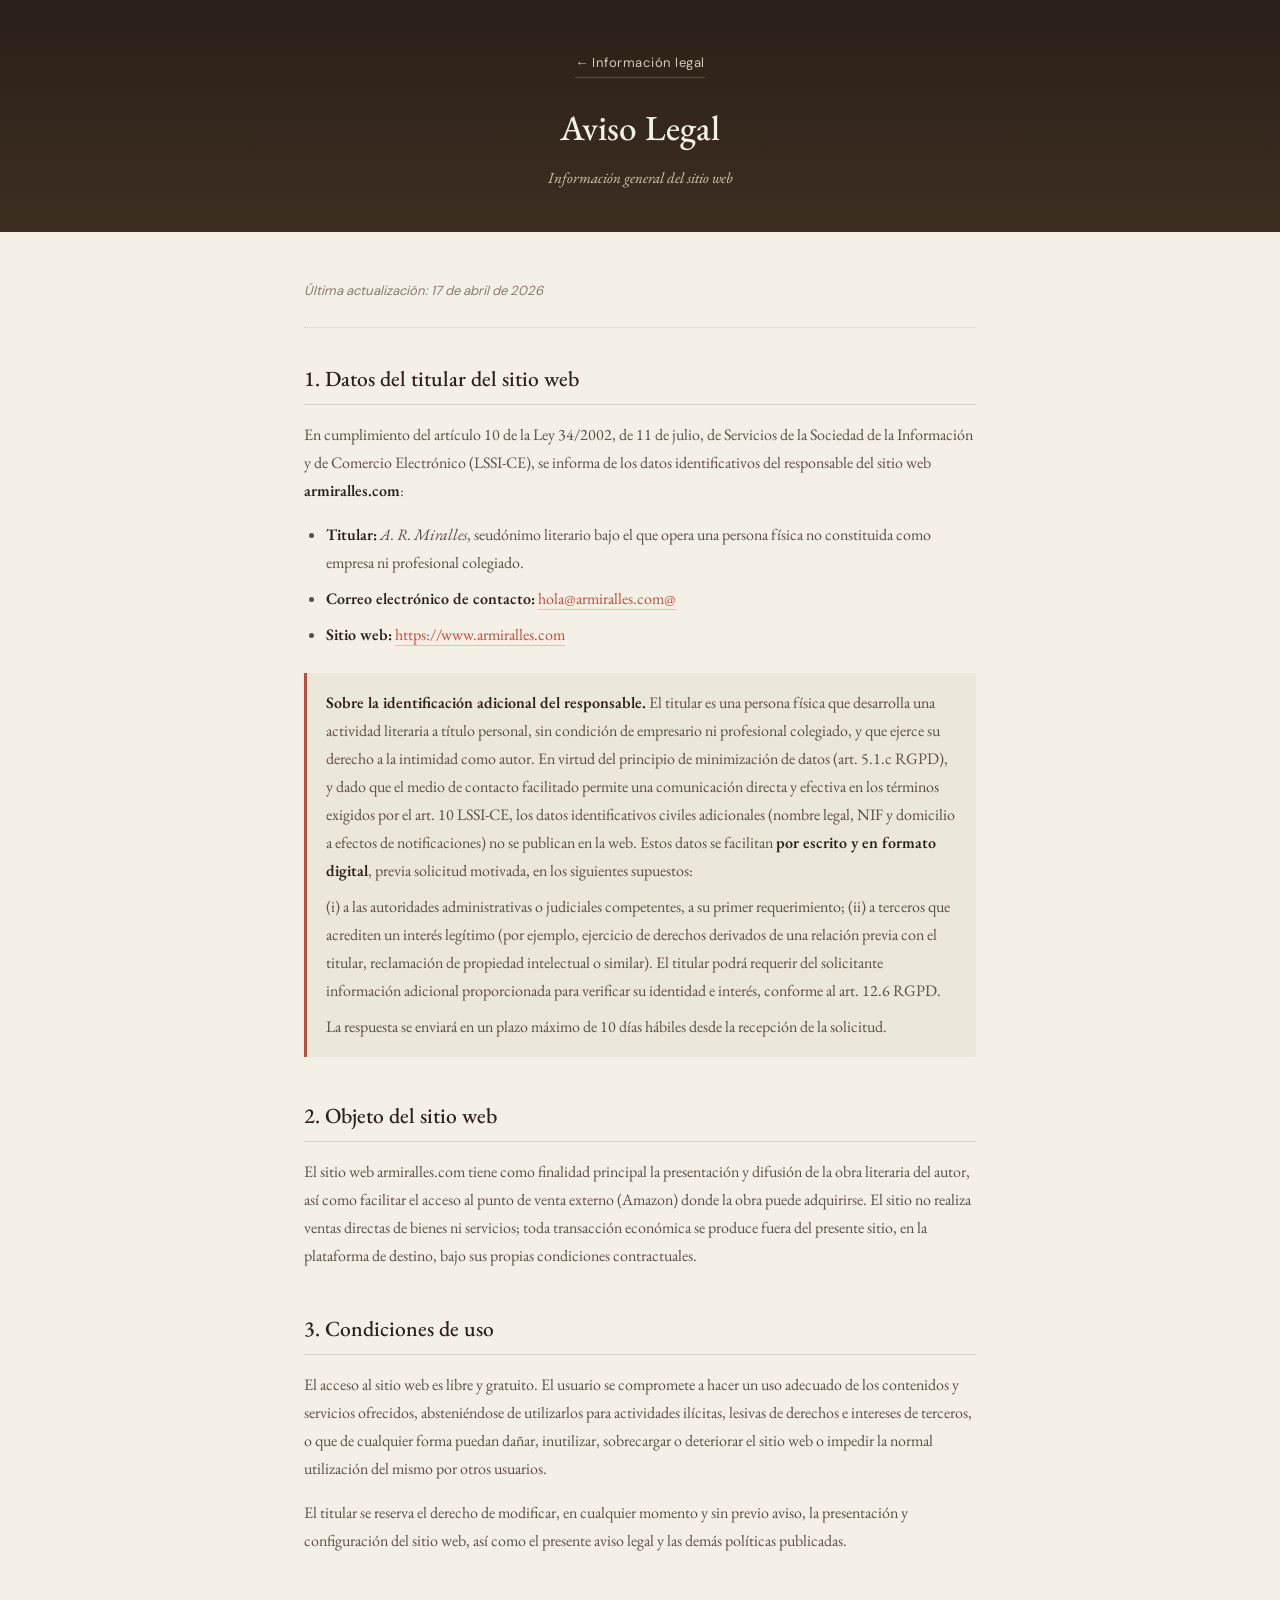
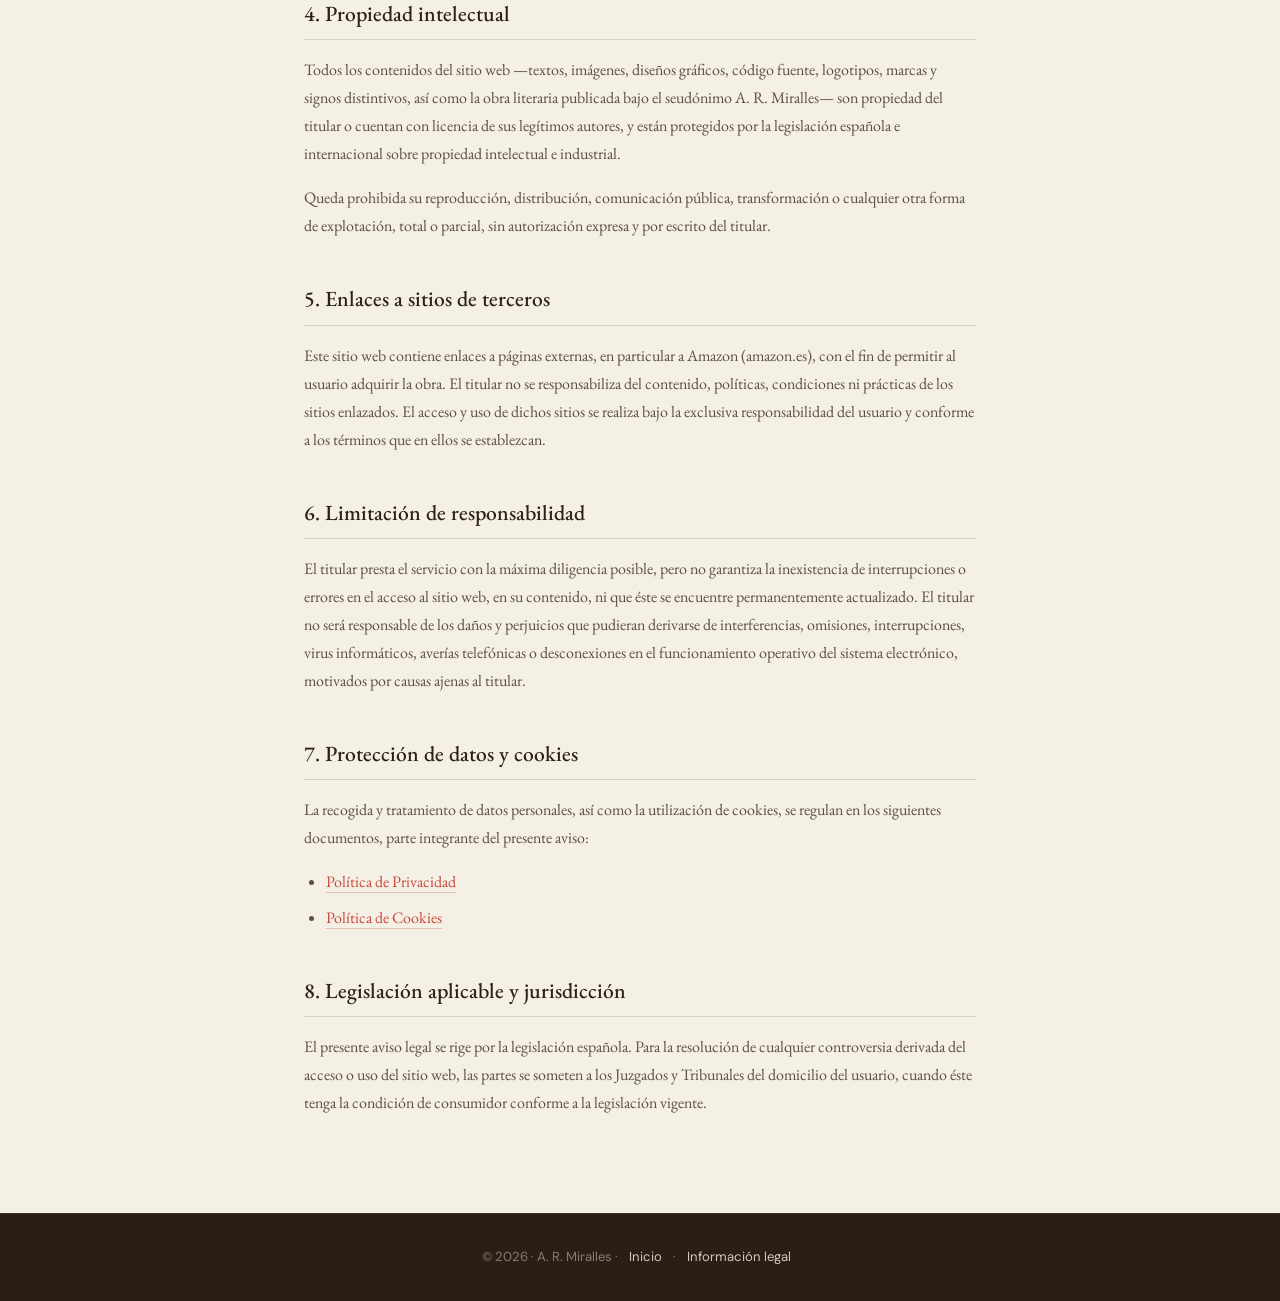
<file: aviso-legal.html>
<!DOCTYPE html>
<html lang="es">
<head>
<meta charset="UTF-8">
<meta name="viewport" content="width=device-width, initial-scale=1.0">
<title>Aviso Legal — armiralles.com</title>
<meta name="description" content="Aviso legal del sitio web armiralles.com conforme a la LSSI-CE.">
<meta name="robots" content="noindex, nofollow, noarchive, nosnippet">
<link rel="canonical" href="https://www.armiralles.com/aviso-legal.html">
<link rel="icon" type="image/svg+xml" href="data:image/svg+xml,<svg xmlns=%22http://www.w3.org/2000/svg%22 viewBox=%220 0 100 100%22><text y=%22.9em%22 font-size=%2290%22>📖</text></svg>">
<link rel="stylesheet" href="/assets/fonts/fonts.css">
<link rel="stylesheet" href="/legal-styles.css">
</head>
<body>

<header class="legal-header">
  <a href="/legal.html" class="back-link">← Información legal</a>
  <h1>Aviso Legal</h1>
  <p class="subtitle">Información general del sitio web</p>
</header>

<main class="legal-content">

  <p class="meta">Última actualización: 17 de abril de 2026</p>

  <h2>1. Datos del titular del sitio web</h2>
  <p>En cumplimiento del artículo 10 de la Ley 34/2002, de 11 de julio, de Servicios de la Sociedad de la Información y de Comercio Electrónico (LSSI-CE), se informa de los datos identificativos del responsable del sitio web <strong>armiralles.com</strong>:</p>
  <ul>
    <li><strong>Titular:</strong> <em>A. R. Miralles</em>, seudónimo literario bajo el que opera una persona física no constituida como empresa ni profesional colegiado.</li>
    <li><strong>Correo electrónico de contacto:</strong> <span class="em" data-u="hola" data-d="armiralles.com"></span></li>
    <li><strong>Sitio web:</strong> <a href="https://www.armiralles.com">https://www.armiralles.com</a></li>
  </ul>

  <div class="callout">
    <p><strong>Sobre la identificación adicional del responsable.</strong> El titular es una persona física que desarrolla una actividad literaria a título personal, sin condición de empresario ni profesional colegiado, y que ejerce su derecho a la intimidad como autor. En virtud del principio de minimización de datos (art. 5.1.c RGPD), y dado que el medio de contacto facilitado permite una comunicación directa y efectiva en los términos exigidos por el art. 10 LSSI-CE, los datos identificativos civiles adicionales (nombre legal, NIF y domicilio a efectos de notificaciones) no se publican en la web. Estos datos se facilitan <strong>por escrito y en formato digital</strong>, previa solicitud motivada, en los siguientes supuestos:</p>
    <p>(i) a las autoridades administrativas o judiciales competentes, a su primer requerimiento; (ii) a terceros que acrediten un interés legítimo (por ejemplo, ejercicio de derechos derivados de una relación previa con el titular, reclamación de propiedad intelectual o similar). El titular podrá requerir del solicitante información adicional proporcionada para verificar su identidad e interés, conforme al art. 12.6 RGPD.</p>
    <p>La respuesta se enviará en un plazo máximo de 10 días hábiles desde la recepción de la solicitud.</p>
  </div>

  <h2>2. Objeto del sitio web</h2>
  <p>El sitio web armiralles.com tiene como finalidad principal la presentación y difusión de la obra literaria del autor, así como facilitar el acceso al punto de venta externo (Amazon) donde la obra puede adquirirse. El sitio no realiza ventas directas de bienes ni servicios; toda transacción económica se produce fuera del presente sitio, en la plataforma de destino, bajo sus propias condiciones contractuales.</p>

  <h2>3. Condiciones de uso</h2>
  <p>El acceso al sitio web es libre y gratuito. El usuario se compromete a hacer un uso adecuado de los contenidos y servicios ofrecidos, absteniéndose de utilizarlos para actividades ilícitas, lesivas de derechos e intereses de terceros, o que de cualquier forma puedan dañar, inutilizar, sobrecargar o deteriorar el sitio web o impedir la normal utilización del mismo por otros usuarios.</p>
  <p>El titular se reserva el derecho de modificar, en cualquier momento y sin previo aviso, la presentación y configuración del sitio web, así como el presente aviso legal y las demás políticas publicadas.</p>

  <h2>4. Propiedad intelectual</h2>
  <p>Todos los contenidos del sitio web —textos, imágenes, diseños gráficos, código fuente, logotipos, marcas y signos distintivos, así como la obra literaria publicada bajo el seudónimo A. R. Miralles— son propiedad del titular o cuentan con licencia de sus legítimos autores, y están protegidos por la legislación española e internacional sobre propiedad intelectual e industrial.</p>
  <p>Queda prohibida su reproducción, distribución, comunicación pública, transformación o cualquier otra forma de explotación, total o parcial, sin autorización expresa y por escrito del titular.</p>

  <h2>5. Enlaces a sitios de terceros</h2>
  <p>Este sitio web contiene enlaces a páginas externas, en particular a Amazon (amazon.es), con el fin de permitir al usuario adquirir la obra. El titular no se responsabiliza del contenido, políticas, condiciones ni prácticas de los sitios enlazados. El acceso y uso de dichos sitios se realiza bajo la exclusiva responsabilidad del usuario y conforme a los términos que en ellos se establezcan.</p>

  <h2>6. Limitación de responsabilidad</h2>
  <p>El titular presta el servicio con la máxima diligencia posible, pero no garantiza la inexistencia de interrupciones o errores en el acceso al sitio web, en su contenido, ni que éste se encuentre permanentemente actualizado. El titular no será responsable de los daños y perjuicios que pudieran derivarse de interferencias, omisiones, interrupciones, virus informáticos, averías telefónicas o desconexiones en el funcionamiento operativo del sistema electrónico, motivados por causas ajenas al titular.</p>

  <h2>7. Protección de datos y cookies</h2>
  <p>La recogida y tratamiento de datos personales, así como la utilización de cookies, se regulan en los siguientes documentos, parte integrante del presente aviso:</p>
  <ul>
    <li><a href="/privacidad.html">Política de Privacidad</a></li>
    <li><a href="/cookies.html">Política de Cookies</a></li>
  </ul>

  <h2>8. Legislación aplicable y jurisdicción</h2>
  <p>El presente aviso legal se rige por la legislación española. Para la resolución de cualquier controversia derivada del acceso o uso del sitio web, las partes se someten a los Juzgados y Tribunales del domicilio del usuario, cuando éste tenga la condición de consumidor conforme a la legislación vigente.</p>

</main>

<footer class="legal-footer">
  <p>© 2026 · A. R. Miralles · <a href="/">Inicio</a> · <a href="/legal.html">Información legal</a></p>
</footer>

<script>
document.querySelectorAll('.em').forEach(function(s){
  var e = s.dataset.u + '@' + s.dataset.d;
  var a = document.createElement('a');
  a.href = 'mailto:' + e;
  a.className = 'em';
  a.textContent = e;
  s.replaceWith(a);
});
</script>
</body>
</html>
</file>
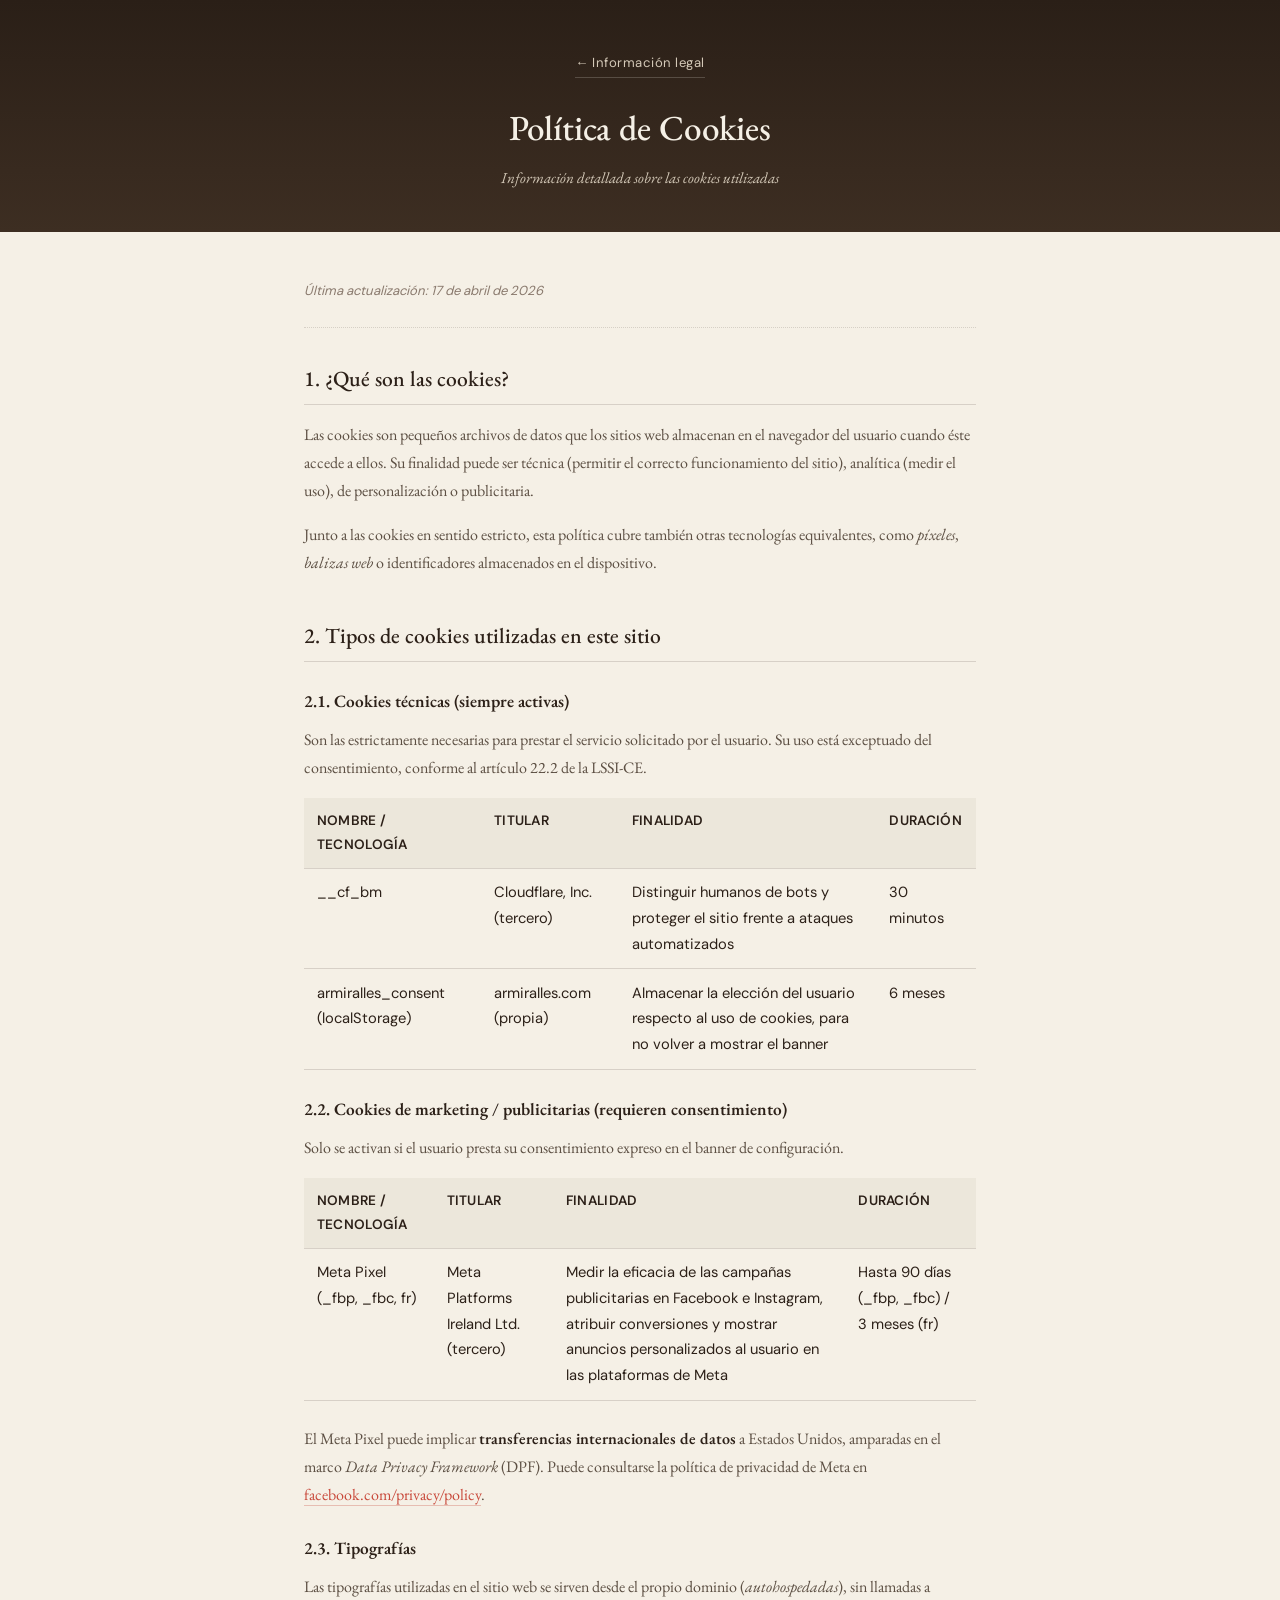
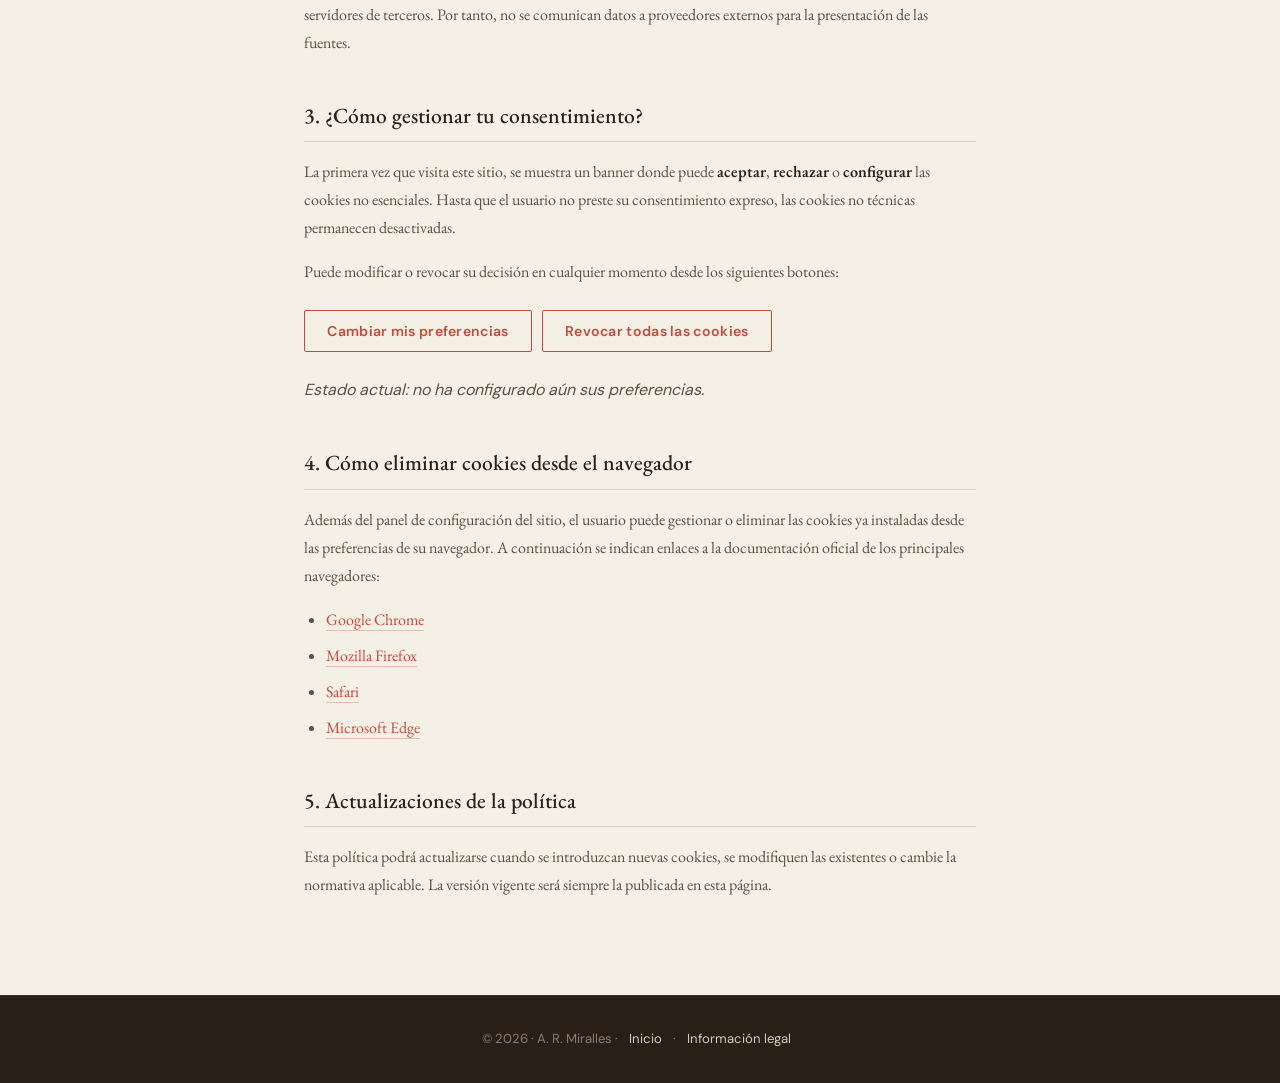
<file: cookies.html>
<!DOCTYPE html>
<html lang="es">
<head>
<meta charset="UTF-8">
<meta name="viewport" content="width=device-width, initial-scale=1.0">
<title>Política de Cookies — armiralles.com</title>
<meta name="description" content="Política de cookies de armiralles.com conforme a la LSSI-CE y la Guía de Cookies de la AEPD.">
<meta name="robots" content="noindex, nofollow, noarchive, nosnippet">
<link rel="canonical" href="https://www.armiralles.com/cookies.html">
<link rel="icon" type="image/svg+xml" href="data:image/svg+xml,<svg xmlns=%22http://www.w3.org/2000/svg%22 viewBox=%220 0 100 100%22><text y=%22.9em%22 font-size=%2290%22>📖</text></svg>">
<link rel="stylesheet" href="/assets/fonts/fonts.css">
<link rel="stylesheet" href="/legal-styles.css">
<style>
  .consent-actions {
    display: flex; gap: 0.6rem; flex-wrap: wrap;
    margin: 1.5rem 0;
  }
  .consent-actions button {
    padding: 0.7rem 1.4rem;
    font-family: 'DM Sans', sans-serif;
    font-size: 0.88rem;
    font-weight: 600;
    letter-spacing: 0.3px;
    border: 1px solid var(--red);
    background: transparent;
    color: var(--red);
    cursor: pointer;
    border-radius: 2px;
    transition: all 0.2s;
  }
  .consent-actions button:hover {
    background: var(--red);
    color: var(--cream);
  }
  .consent-status {
    font-family: 'DM Sans', sans-serif;
    font-size: 0.85rem;
    color: var(--text-dark);
    font-style: italic;
    margin-top: 0.5rem;
  }
</style>
</head>
<body>

<header class="legal-header">
  <a href="/legal.html" class="back-link">← Información legal</a>
  <h1>Política de Cookies</h1>
  <p class="subtitle">Información detallada sobre las cookies utilizadas</p>
</header>

<main class="legal-content">

  <p class="meta">Última actualización: 17 de abril de 2026</p>

  <h2>1. ¿Qué son las cookies?</h2>
  <p>Las cookies son pequeños archivos de datos que los sitios web almacenan en el navegador del usuario cuando éste accede a ellos. Su finalidad puede ser técnica (permitir el correcto funcionamiento del sitio), analítica (medir el uso), de personalización o publicitaria.</p>
  <p>Junto a las cookies en sentido estricto, esta política cubre también otras tecnologías equivalentes, como <em>píxeles</em>, <em>balizas web</em> o identificadores almacenados en el dispositivo.</p>

  <h2>2. Tipos de cookies utilizadas en este sitio</h2>

  <h3>2.1. Cookies técnicas (siempre activas)</h3>
  <p>Son las estrictamente necesarias para prestar el servicio solicitado por el usuario. Su uso está exceptuado del consentimiento, conforme al artículo 22.2 de la LSSI-CE.</p>
  <table>
    <thead>
      <tr><th>Nombre / Tecnología</th><th>Titular</th><th>Finalidad</th><th>Duración</th></tr>
    </thead>
    <tbody>
      <tr>
        <td>__cf_bm</td>
        <td>Cloudflare, Inc. (tercero)</td>
        <td>Distinguir humanos de bots y proteger el sitio frente a ataques automatizados</td>
        <td>30 minutos</td>
      </tr>
      <tr>
        <td>armiralles_consent (localStorage)</td>
        <td>armiralles.com (propia)</td>
        <td>Almacenar la elección del usuario respecto al uso de cookies, para no volver a mostrar el banner</td>
        <td>6 meses</td>
      </tr>
    </tbody>
  </table>

  <h3>2.2. Cookies de marketing / publicitarias (requieren consentimiento)</h3>
  <p>Solo se activan si el usuario presta su consentimiento expreso en el banner de configuración.</p>
  <table>
    <thead>
      <tr><th>Nombre / Tecnología</th><th>Titular</th><th>Finalidad</th><th>Duración</th></tr>
    </thead>
    <tbody>
      <tr>
        <td>Meta Pixel (_fbp, _fbc, fr)</td>
        <td>Meta Platforms Ireland Ltd. (tercero)</td>
        <td>Medir la eficacia de las campañas publicitarias en Facebook e Instagram, atribuir conversiones y mostrar anuncios personalizados al usuario en las plataformas de Meta</td>
        <td>Hasta 90 días (_fbp, _fbc) / 3 meses (fr)</td>
      </tr>
    </tbody>
  </table>
  <p>El Meta Pixel puede implicar <strong>transferencias internacionales de datos</strong> a Estados Unidos, amparadas en el marco <em>Data Privacy Framework</em> (DPF). Puede consultarse la política de privacidad de Meta en <a href="https://www.facebook.com/privacy/policy" target="_blank" rel="noopener">facebook.com/privacy/policy</a>.</p>

  <h3>2.3. Tipografías</h3>
  <p>Las tipografías utilizadas en el sitio web se sirven desde el propio dominio (<em>autohospedadas</em>), sin llamadas a servidores de terceros. Por tanto, no se comunican datos a proveedores externos para la presentación de las fuentes.</p>

  <h2>3. ¿Cómo gestionar tu consentimiento?</h2>
  <p>La primera vez que visita este sitio, se muestra un banner donde puede <strong>aceptar</strong>, <strong>rechazar</strong> o <strong>configurar</strong> las cookies no esenciales. Hasta que el usuario no preste su consentimiento expreso, las cookies no técnicas permanecen desactivadas.</p>

  <p>Puede modificar o revocar su decisión en cualquier momento desde los siguientes botones:</p>

  <div class="consent-actions">
    <button id="reopen-banner" type="button">Cambiar mis preferencias</button>
    <button id="revoke-all" type="button">Revocar todas las cookies</button>
  </div>
  <p class="consent-status" id="current-status">Estado actual: cargando…</p>

  <h2>4. Cómo eliminar cookies desde el navegador</h2>
  <p>Además del panel de configuración del sitio, el usuario puede gestionar o eliminar las cookies ya instaladas desde las preferencias de su navegador. A continuación se indican enlaces a la documentación oficial de los principales navegadores:</p>
  <ul>
    <li><a href="https://support.google.com/chrome/answer/95647" target="_blank" rel="noopener">Google Chrome</a></li>
    <li><a href="https://support.mozilla.org/es/kb/proteccion-antirrastreo-mejorada-firefox-escritorio" target="_blank" rel="noopener">Mozilla Firefox</a></li>
    <li><a href="https://support.apple.com/es-es/guide/safari/sfri11471/mac" target="_blank" rel="noopener">Safari</a></li>
    <li><a href="https://support.microsoft.com/es-es/microsoft-edge" target="_blank" rel="noopener">Microsoft Edge</a></li>
  </ul>

  <h2>5. Actualizaciones de la política</h2>
  <p>Esta política podrá actualizarse cuando se introduzcan nuevas cookies, se modifiquen las existentes o cambie la normativa aplicable. La versión vigente será siempre la publicada en esta página.</p>

</main>

<footer class="legal-footer">
  <p>© 2026 · A. R. Miralles · <a href="/">Inicio</a> · <a href="/legal.html">Información legal</a></p>
</footer>

<script>
(function () {
  const statusEl = document.getElementById('current-status');
  const reopenBtn = document.getElementById('reopen-banner');
  const revokeBtn = document.getElementById('revoke-all');

  function readConsent() {
    try {
      const raw = localStorage.getItem('armiralles_consent');
      return raw ? JSON.parse(raw) : null;
    } catch (e) { return null; }
  }
  function refresh() {
    const c = readConsent();
    if (!c) {
      statusEl.textContent = 'Estado actual: no ha configurado aún sus preferencias.';
    } else if (c.marketing) {
      statusEl.textContent = 'Estado actual: cookies de marketing ACEPTADAS el ' +
        new Date(c.date).toLocaleDateString('es-ES') + '.';
    } else {
      statusEl.textContent = 'Estado actual: cookies de marketing RECHAZADAS el ' +
        new Date(c.date).toLocaleDateString('es-ES') + '.';
    }
  }
  refresh();

  reopenBtn.addEventListener('click', function () {
    localStorage.removeItem('armiralles_consent');
    window.location.href = '/?reopen-cookies=1';
  });

  revokeBtn.addEventListener('click', function () {
    localStorage.setItem('armiralles_consent', JSON.stringify({
      marketing: false,
      date: new Date().toISOString(),
      version: 1
    }));
    ['_fbp', '_fbc', 'fr'].forEach(function (name) {
      document.cookie = name + '=; expires=Thu, 01 Jan 1970 00:00:00 GMT; path=/; domain=.armiralles.com';
      document.cookie = name + '=; expires=Thu, 01 Jan 1970 00:00:00 GMT; path=/';
    });
    refresh();
    alert('Cookies de marketing revocadas. Se han eliminado del navegador.');
  });
})();
</script>

</body>
</html>
</file>
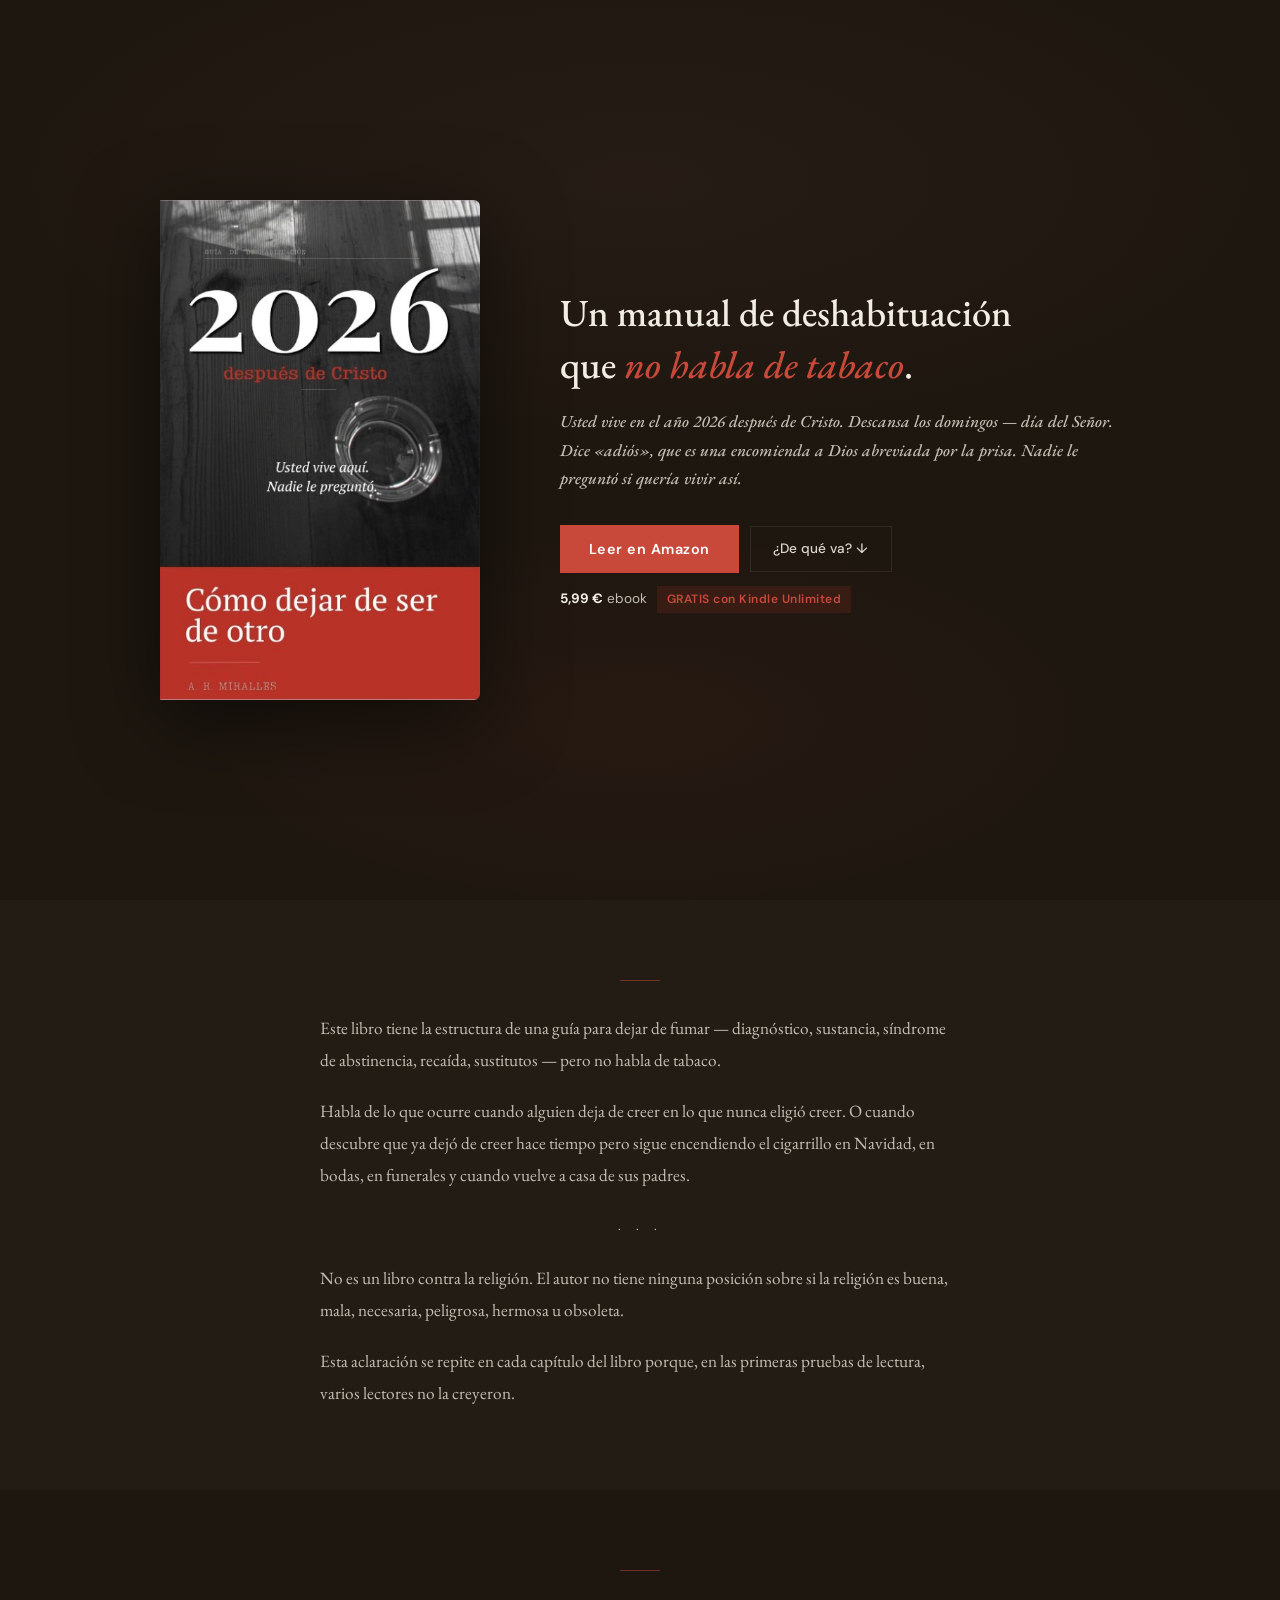
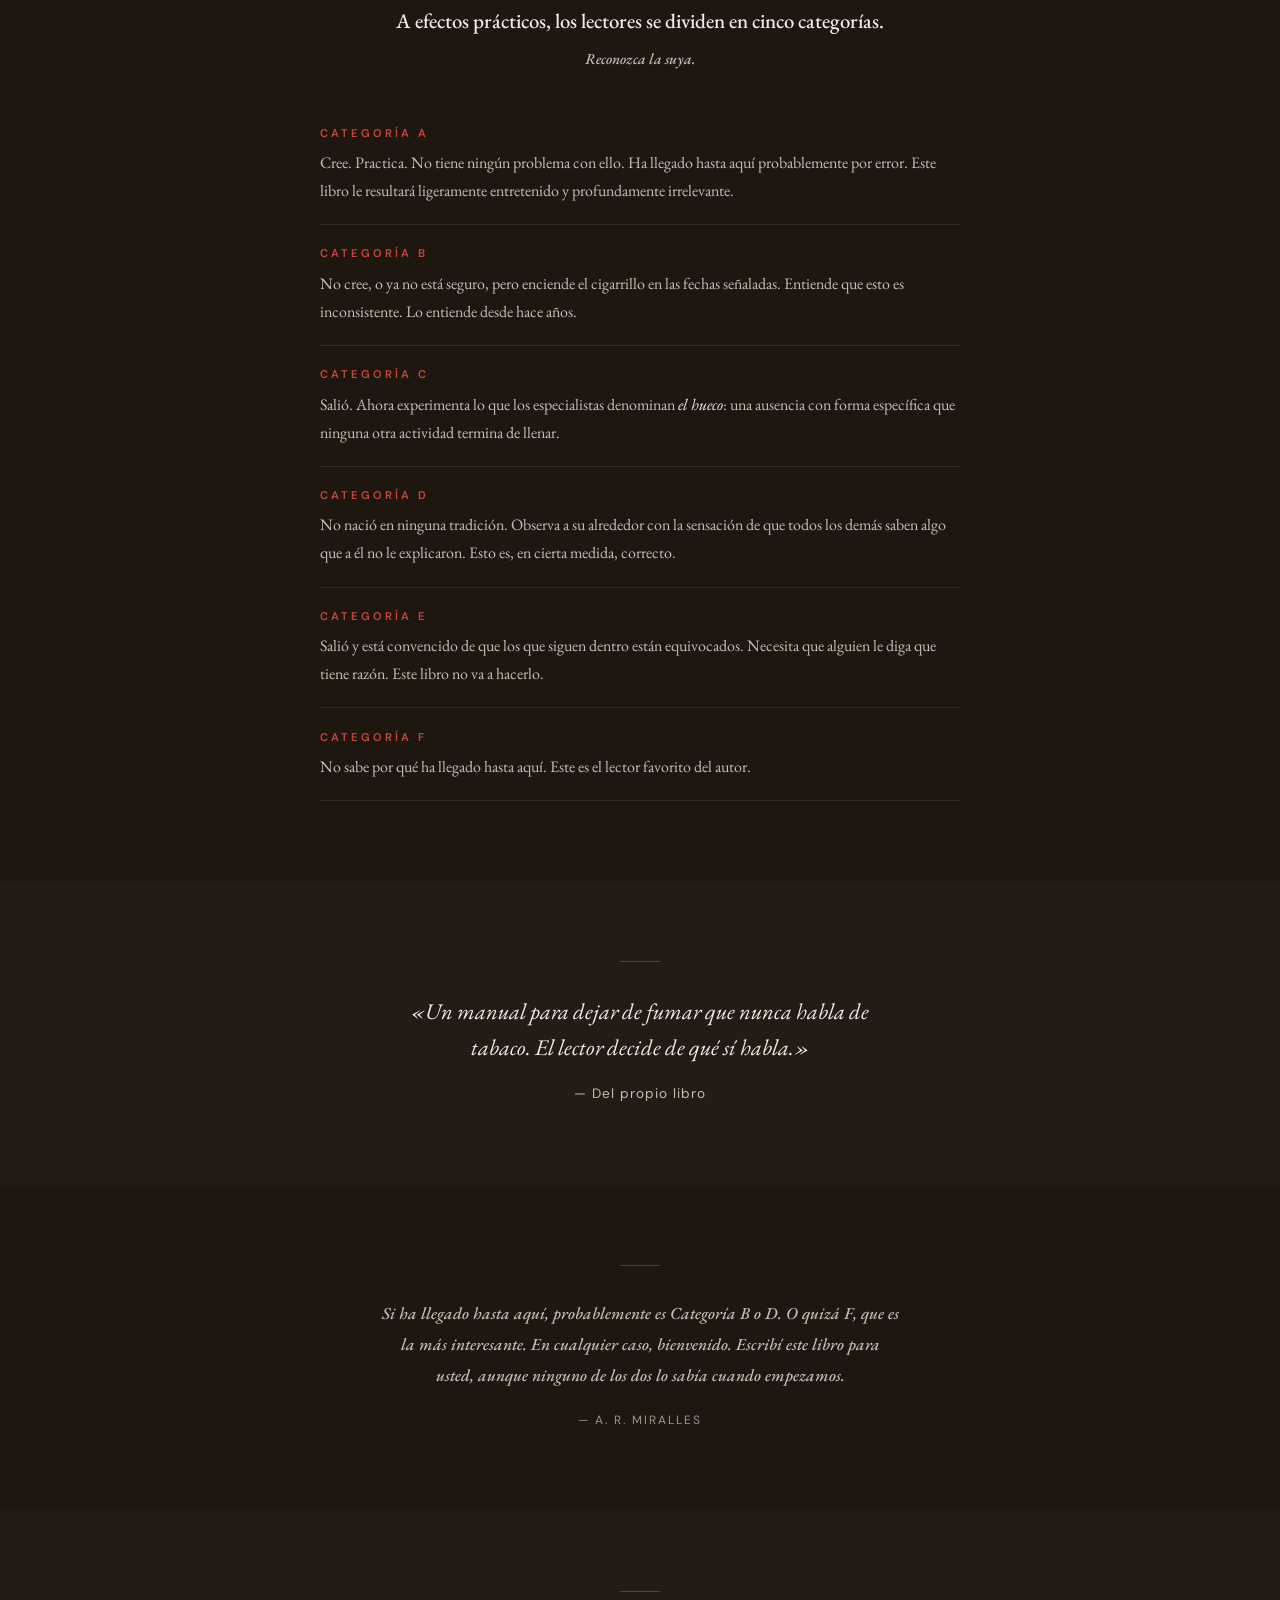
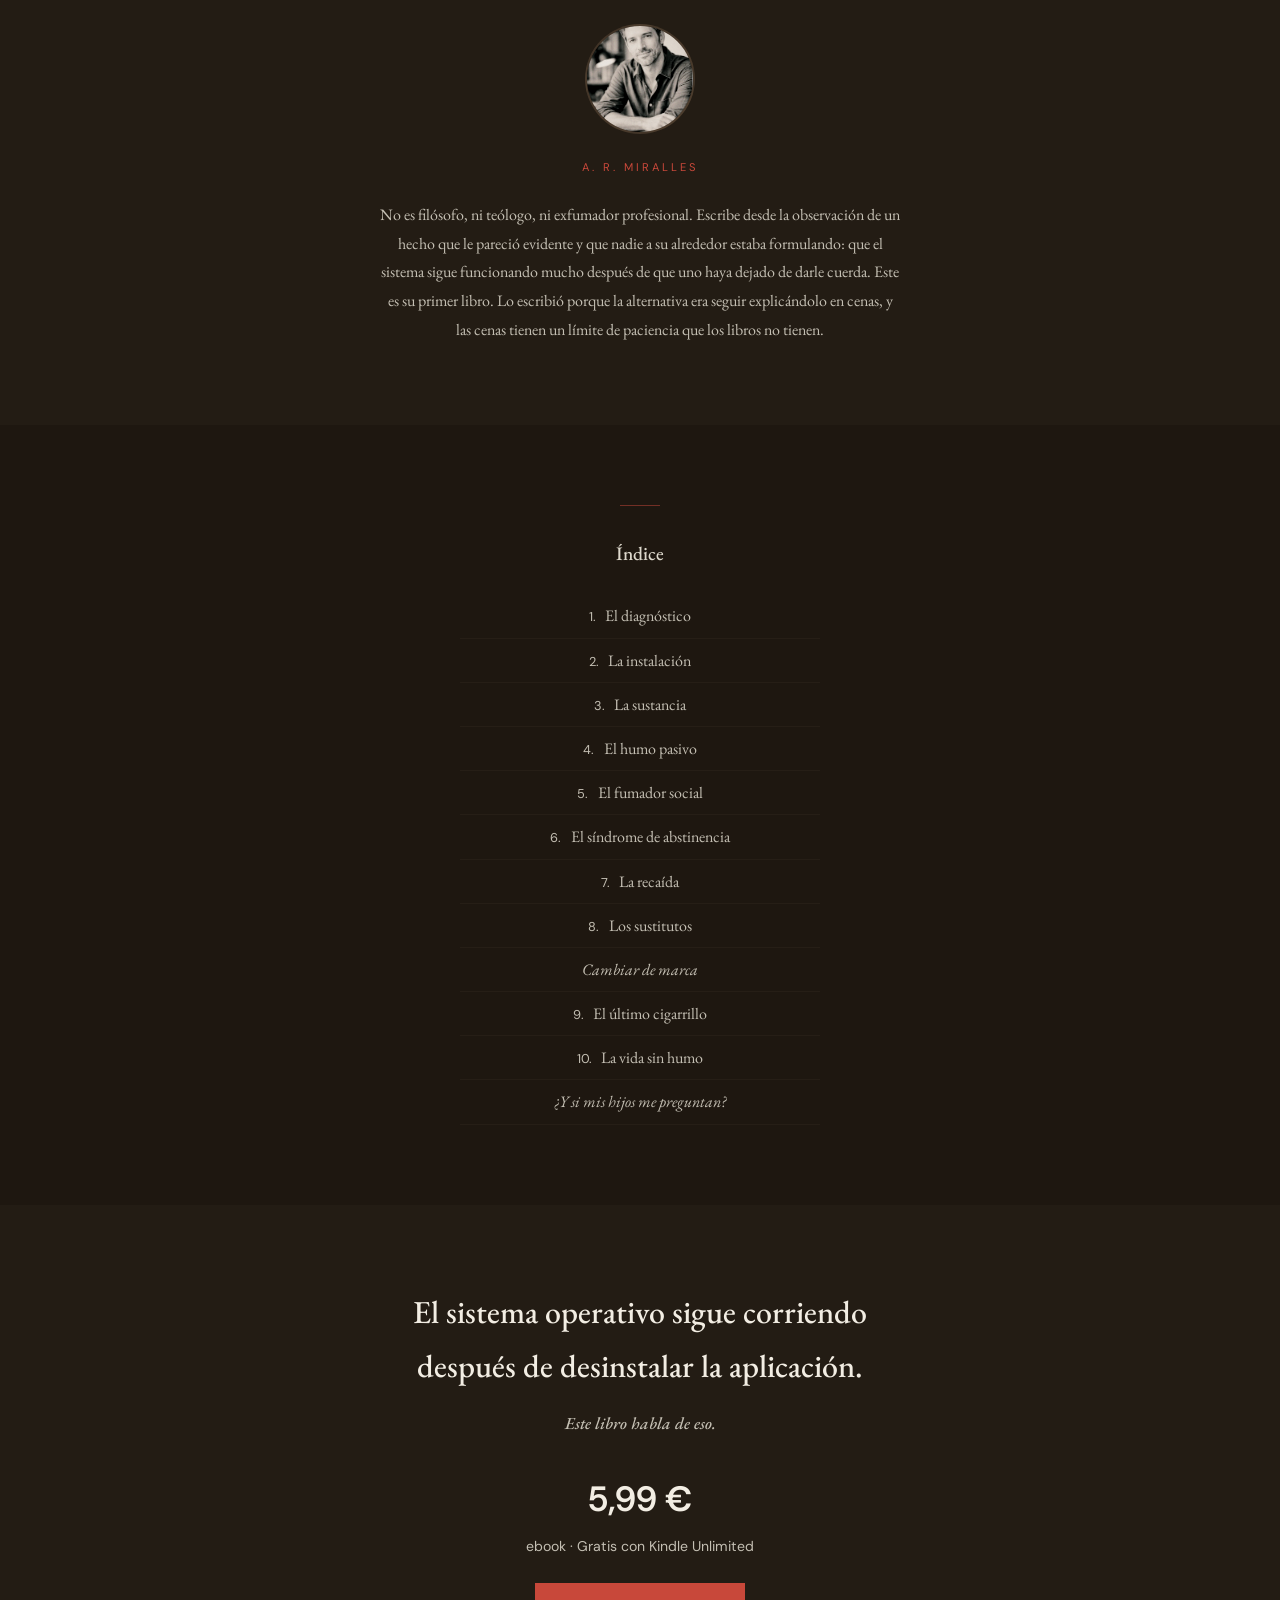
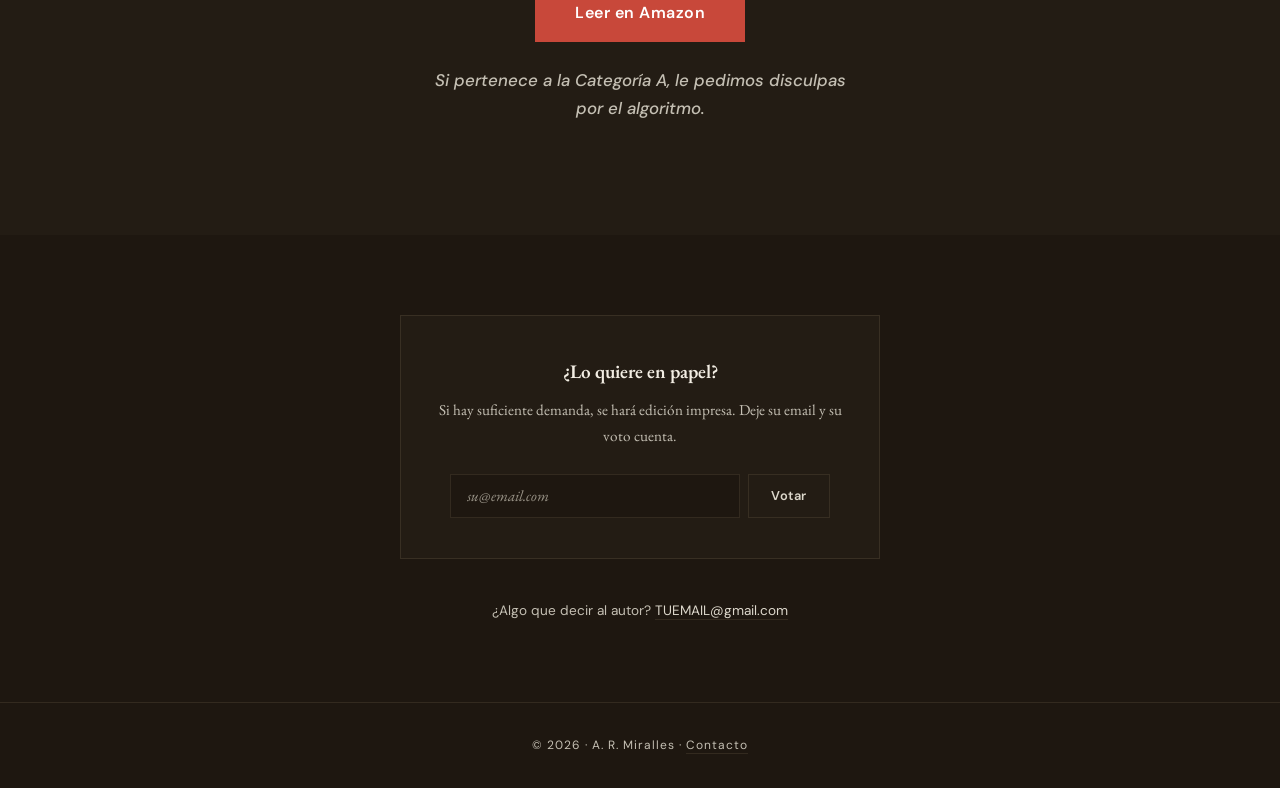
<file: index.html.html>
<!DOCTYPE html>
<html lang="es">
<head>
<meta charset="UTF-8">
<meta name="viewport" content="width=device-width, initial-scale=1.0">
<title>2026 después de Cristo — Cómo dejar de ser de otro</title>
<meta name="description" content="Un manual de deshabituación que no habla de tabaco. Guía de A. R. Miralles.">
<link rel="preconnect" href="https://fonts.googleapis.com">
<link href="https://fonts.googleapis.com/css2?family=EB+Garamond:ital,wght@0,400;0,500;0,600;0,700;1,400;1,500&family=DM+Sans:wght@300;400;500;600&display=swap" rel="stylesheet">
<style>
:root {
  --wood: #2a1f17;
  --wood-light: #3d2e22;
  --red: #c8483a;
  --red-dark: #a03028;
  --cream: #f2ede3;
  --cream-dim: #ddd8cc;
  --text: #ede8dc;
  --text-dim: #c4bfb3;
  --text-dark: #9a9488;
  --bg: #1e1710;
  --bg-alt: #231c14;
  --border: rgba(201,180,140,0.12);
}
*{margin:0;padding:0;box-sizing:border-box}
html{scroll-behavior:smooth;-webkit-text-size-adjust:100%}
body{
  font-family:'EB Garamond',Georgia,serif;
  background:var(--bg);
  color:var(--text);
  line-height:1.7;
  overflow-x:hidden;
  -webkit-font-smoothing:antialiased;
}

/* ── STICKY CTA (mobile) ── */
.sticky-cta{
  position:fixed;bottom:0;left:0;right:0;z-index:100;
  padding:0.8rem 1rem;
  background:rgba(26,20,14,0.95);
  backdrop-filter:blur(16px);
  border-top:1px solid var(--border);
  display:flex;gap:0.8rem;align-items:center;justify-content:center;
  transform:translateY(100%);
  transition:transform 0.4s ease;
}
.sticky-cta.visible{transform:translateY(0)}
.sticky-price{
  font-family:'DM Sans',sans-serif;
  font-size:0.85rem;color:var(--text-dim);
}
.sticky-price strong{color:var(--cream);font-weight:600}
.btn{
  display:inline-flex;align-items:center;gap:0.5rem;
  padding:0.75rem 1.8rem;
  background:var(--red);
  color:#fff;
  font-family:'DM Sans',sans-serif;
  font-weight:600;font-size:0.9rem;
  letter-spacing:0.5px;
  text-decoration:none;border:none;cursor:pointer;
  transition:all 0.3s;
  white-space:nowrap;
}
.btn:hover{background:var(--red-dark);transform:translateY(-1px)}
.btn-ghost{
  display:inline-flex;align-items:center;gap:0.4rem;
  padding:0.65rem 1.4rem;
  background:transparent;
  color:var(--cream-dim);
  font-family:'DM Sans',sans-serif;
  font-weight:500;font-size:0.85rem;
  text-decoration:none;
  border:1px solid var(--border);
  transition:all 0.3s;
}
.btn-ghost:hover{border-color:rgba(201,180,140,0.3);color:var(--cream)}

/* ── HERO ── */
.hero{
  min-height:100vh;min-height:100svh;
  display:flex;flex-direction:column;
  justify-content:center;align-items:center;
  padding:3rem 1.5rem 4rem;
  text-align:center;
  position:relative;
}
.hero::before{
  content:'';position:absolute;inset:0;
  background:
    radial-gradient(ellipse 70% 40% at 50% 20%,rgba(42,31,23,0.6) 0%,transparent 70%),
    radial-gradient(ellipse 50% 30% at 50% 80%,rgba(192,64,48,0.05) 0%,transparent 70%);
  pointer-events:none;
}
.cover-wrap{
  width:220px;height:auto;
  margin-bottom:2.5rem;
  position:relative;
  filter:drop-shadow(0 20px 40px rgba(0,0,0,0.5));
  animation:coverIn 0.8s ease-out;
}
.cover-wrap img{
  width:100%;height:auto;display:block;
  border-radius:1px 6px 6px 1px;
}
.hero-copy{
  max-width:560px;
  animation:fadeUp 0.8s ease-out 0.15s both;
}
.hero-copy h1{
  font-size:clamp(1.6rem,4.5vw,2.4rem);
  font-weight:500;
  line-height:1.35;
  margin-bottom:1rem;
  color:var(--cream);
}
.hero-copy h1 em{
  font-style:italic;
  color:var(--red);
}
.hero-sub{
  font-size:1.05rem;
  color:var(--text-dim);
  font-style:italic;
  margin-bottom:2rem;
  line-height:1.7;
  font-weight:500;
}
.hero-actions{
  display:flex;flex-direction:column;gap:0.7rem;
  align-items:center;
}
.price-line{
  font-family:'DM Sans',sans-serif;
  font-size:0.85rem;color:var(--text-dim);
  margin-top:0.8rem;
}
.price-line strong{color:var(--cream)}
.kindle-free{
  display:inline-block;
  padding:0.2rem 0.6rem;
  background:rgba(192,64,48,0.15);
  color:var(--red);
  font-size:0.75rem;
  font-weight:600;
  letter-spacing:0.5px;
  margin-left:0.4rem;
}

/* ── SECTIONS ── */
section{padding:4rem 1.5rem}
.inner{max-width:640px;margin:0 auto}
.divider{
  width:40px;height:1px;
  background:var(--red);
  margin:0 auto 2rem;
  opacity:0.5;
}

/* ── ABOUT SECTION ── */
.about{background:var(--bg-alt)}
.about p{
  font-size:1.08rem;
  color:var(--text-dim);
  line-height:1.85;
  margin-bottom:1.2rem;
}
.about p:last-of-type{margin-bottom:0}
.about em{color:var(--cream);font-style:italic}
.separator{
  text-align:center;
  color:var(--text-dim);
  letter-spacing:6px;
  margin:1.5rem 0;
  font-size:0.85rem;
}

/* ── CATEGORIES ── */
.cats{background:var(--bg)}
.cats-title{
  font-size:1.3rem;
  font-weight:500;
  text-align:center;
  margin-bottom:0.5rem;
  color:var(--cream);
}
.cats-sub{
  font-size:0.95rem;
  color:var(--text-dim);
  text-align:center;
  font-style:italic;
  margin-bottom:2rem;
  font-weight:500;
}
.cat-item{
  padding:1.2rem 0;
  border-bottom:1px solid var(--border);
}
.cat-item:first-child{border-top:1px solid var(--border)}
.cat-letter{
  font-family:'DM Sans',sans-serif;
  font-size:0.7rem;
  font-weight:600;
  letter-spacing:3px;
  color:var(--red);
  margin-bottom:0.4rem;
  text-transform:uppercase;
}
.cat-item p{
  font-size:1rem;
  color:var(--text-dim);
  line-height:1.75;
}

/* ── QUOTE ── */
.quote-section{
  background:var(--bg-alt);
  text-align:center;
}
.quote-text{
  font-size:clamp(1.1rem,3vw,1.4rem);
  font-style:italic;
  color:var(--cream);
  line-height:1.6;
  max-width:520px;
  margin:0 auto 1rem;
}
.quote-attr{
  font-family:'DM Sans',sans-serif;
  font-size:0.85rem;
  color:var(--text-dim);
  letter-spacing:1px;
}

/* ── INDEX ── */
.index{background:var(--bg)}
.index-list{
  text-align:center;
  max-width:360px;
  margin:0 auto;
}
.index-title{
  font-size:1.2rem;
  font-weight:500;
  color:var(--cream-dim);
  margin-bottom:1.5rem;
  text-align:center;
}
.index-item{
  padding:0.5rem 0;
  border-bottom:1px solid rgba(201,180,140,0.05);
}
.index-num{
  font-family:'DM Sans',sans-serif;
  font-size:0.8rem;
  color:var(--text-dim);
  margin-right:0.6rem;
}
.index-name{
  font-size:1rem;
  color:var(--text-dim);
}

/* ── AUTHOR ── */
.author{background:var(--bg-alt)}
.author-card{
  display:flex;flex-direction:column;align-items:center;
  text-align:center;gap:1.5rem;
}
.author-avatar{
  width:110px;height:110px;
  border-radius:50%;
  background:linear-gradient(135deg,var(--wood),var(--wood-light));
  border:2px solid var(--border);
  display:flex;align-items:center;justify-content:center;
  overflow:hidden;
  position:relative;
}
.author-avatar img{
  width:100%;height:100%;object-fit:cover;
  filter:grayscale(60%) contrast(1.08) brightness(0.93);
}
.author-avatar::after{
  content:'';position:absolute;inset:0;border-radius:50%;
  background:url("data:image/svg+xml,%3Csvg xmlns='http://www.w3.org/2000/svg' width='200' height='200'%3E%3Cfilter id='g'%3E%3CfeTurbulence baseFrequency='0.9' numOctaves='4' type='fractalNoise'/%3E%3C/filter%3E%3Crect width='200' height='200' filter='url(%23g)' opacity='0.12'/%3E%3C/svg%3E");
  pointer-events:none;
  mix-blend-mode:overlay;
}
.author-avatar-placeholder{
  font-family:'EB Garamond',serif;
  font-size:2.4rem;
  color:var(--cream-dim);
  opacity:0.5;
}
.author-name-line{
  font-family:'DM Sans',sans-serif;
  font-size:0.7rem;
  letter-spacing:3px;
  text-transform:uppercase;
  color:var(--red);
}
.author-bio{
  font-size:1rem;
  color:var(--text-dim);
  line-height:1.8;
  max-width:520px;
}
.author-bio em{color:var(--cream);font-style:italic}

/* ── FINAL CTA ── */
.final{
  background:var(--bg-alt);
  text-align:center;
  padding:5rem 1.5rem;
}
.final h2{
  font-size:clamp(1.4rem,4vw,2rem);
  font-weight:500;
  margin-bottom:1rem;
  color:var(--cream);
}
.final p{
  font-size:1.05rem;
  color:var(--text-dim);
  font-style:italic;
  margin-bottom:2rem;
  max-width:440px;
  margin-left:auto;margin-right:auto;
  font-weight:500;
}
.final-price{
  font-family:'DM Sans',sans-serif;
  margin-bottom:1.5rem;
}
.final-price .amount{
  font-size:2.2rem;
  font-weight:600;
  color:var(--cream);
}
.final-price .note{
  font-size:0.88rem;
  color:var(--text-dim);
  display:block;
  margin-top:0.3rem;
}
.guarantee-line{
  font-family:'DM Sans',sans-serif;
  font-size:0.8rem;
  color:var(--text-dim);
  margin-top:1.5rem;
}

/* ── FOOTER ── */
.footer{
  padding:2rem 1.5rem;
  text-align:center;
  border-top:1px solid var(--border);
}
.footer p{
  font-family:'DM Sans',sans-serif;
  font-size:0.75rem;
  color:var(--text-dim);
  letter-spacing:1px;
}
.footer a{color:var(--text-dim);text-decoration:none;border-bottom:1px solid var(--border);transition:all 0.3s}
.footer a:hover{color:var(--cream);border-color:var(--cream-dim)}

/* ── AUTHOR NOTE ── */
.author-note{background:var(--bg);text-align:center}
.author-note blockquote{
  font-size:1.05rem;
  color:var(--text-dim);
  line-height:1.85;
  max-width:520px;
  margin:0 auto;
  font-style:italic;
  font-weight:500;
}
.author-note .note-sign{
  font-family:'DM Sans',sans-serif;
  font-size:0.75rem;
  color:var(--text-dark);
  letter-spacing:2px;
  text-transform:uppercase;
  margin-top:1.2rem;
}

/* ── PRINT VOTE ── */
.print-vote{background:var(--bg);text-align:center}
.print-vote-box{
  max-width:480px;margin:0 auto;
  padding:2.5rem 2rem;
  border:1px solid var(--border);
  background:var(--bg-alt);
}
.print-vote-box h3{
  font-family:'EB Garamond',serif;
  font-size:1.2rem;
  font-weight:600;
  color:var(--cream);
  margin-bottom:0.6rem;
}
.print-vote-box p{
  font-size:0.95rem;
  color:var(--text-dim);
  margin-bottom:1.5rem;
  line-height:1.7;
}
.vote-form{
  display:flex;gap:0.5rem;
  max-width:380px;margin:0 auto;
}
.vote-input{
  flex:1;
  padding:0.7rem 1rem;
  background:var(--bg);
  border:1px solid var(--border);
  color:var(--cream);
  font-family:'EB Garamond',serif;
  font-size:0.95rem;
  outline:none;
  transition:border-color 0.3s;
}
.vote-input::placeholder{color:var(--text-dark);font-style:italic}
.vote-input:focus{border-color:rgba(201,180,140,0.35)}
.btn-vote{
  padding:0.7rem 1.4rem;
  background:transparent;
  color:var(--cream-dim);
  font-family:'DM Sans',sans-serif;
  font-weight:600;font-size:0.8rem;
  letter-spacing:0.5px;
  text-decoration:none;border:1px solid var(--border);
  cursor:pointer;transition:all 0.3s;
  white-space:nowrap;
}
.btn-vote:hover{border-color:var(--cream-dim);color:var(--cream);background:rgba(201,180,140,0.05)}
.vote-ok{
  display:none;
  font-size:0.95rem;
  color:var(--cream-dim);
  font-style:italic;
  font-weight:500;
  padding:0.8rem 0;
}
@media(max-width:480px){
  .vote-form{flex-direction:column}
  .btn-vote{width:100%;text-align:center}
}

/* ── CONTACT ── */
.contact-line{
  font-family:'DM Sans',sans-serif;
  font-size:0.85rem;
  color:var(--text-dim);
  margin-top:2.5rem;
}
.contact-line a{color:var(--cream-dim);text-decoration:none;border-bottom:1px solid var(--border);transition:all 0.3s}
.contact-line a:hover{color:var(--cream);border-color:var(--cream-dim)}

/* ── ANIMATIONS ── */
@keyframes coverIn{from{opacity:0;transform:translateY(20px) scale(0.95)}to{opacity:1;transform:translateY(0) scale(1)}}
@keyframes fadeUp{from{opacity:0;transform:translateY(20px)}to{opacity:1;transform:translateY(0)}}
.reveal{opacity:0;transform:translateY(24px);transition:all 0.7s ease-out}
.reveal.visible{opacity:1;transform:translateY(0)}

/* ── DESKTOP ── */
@media(min-width:768px){
  .hero{flex-direction:row;gap:4rem;padding:4rem 3rem;text-align:left}
  .cover-wrap{width:280px;margin-bottom:0;flex-shrink:0}
  .hero-actions{flex-direction:row;align-items:center}
  section{padding:5rem 3rem}
  .sticky-cta{display:none}
}
@media(min-width:1024px){
  .cover-wrap{width:320px}
  .hero{padding:4rem 6rem;gap:5rem}
}
</style>
</head>
<body>

<!-- HERO -->
<section class="hero">
  <div class="cover-wrap">
    <img src="[data-uri]" alt="Portada: 2026 después de Cristo — Cómo dejar de ser de otro, de A. R. Miralles" width="600" height="912">
  </div>
  <div class="hero-copy">
    <h1>Un manual de deshabituación<br>que <em>no habla de tabaco</em>.</h1>
    <p class="hero-sub">Usted vive en el año 2026 después de Cristo. Descansa los domingos — día del Señor. Dice «adiós», que es una encomienda a Dios abreviada por la prisa. Nadie le preguntó si quería vivir así.</p>
    <div class="hero-actions">
      <a href="https://www.amazon.es/dp/B0GWYMPZ6Q" target="_blank" rel="noopener" class="btn" id="cta-hero">Leer en Amazon</a>
      <a href="#que-es" class="btn-ghost">¿De qué va? ↓</a>
    </div>
    <p class="price-line"><strong>5,99 €</strong> ebook <span class="kindle-free">GRATIS con Kindle Unlimited</span></p>
  </div>
</section>

<!-- ABOUT -->
<section class="about" id="que-es">
  <div class="inner reveal">
    <div class="divider"></div>
    <p>Este libro tiene la estructura de una guía para dejar de fumar — diagnóstico, sustancia, síndrome de abstinencia, recaída, sustitutos — pero no habla de tabaco.</p>
    <p>Habla de lo que ocurre cuando alguien deja de creer en lo que nunca eligió creer. O cuando descubre que ya dejó de creer hace tiempo pero sigue encendiendo el cigarrillo en Navidad, en bodas, en funerales y cuando vuelve a casa de sus padres.</p>
    <div class="separator">· · ·</div>
    <p>No es un libro contra la religión. El autor no tiene ninguna posición sobre si la religión es buena, mala, necesaria, peligrosa, hermosa u obsoleta.</p>
    <p>Esta aclaración se repite en cada capítulo del libro porque, en las primeras pruebas de lectura, varios lectores no la creyeron.</p>
  </div>
</section>

<!-- CATEGORIES -->
<section class="cats">
  <div class="inner reveal">
    <div class="divider"></div>
    <div class="cats-title">A efectos prácticos, los lectores se dividen en cinco categorías.</div>
    <div class="cats-sub">Reconozca la suya.</div>

    <div class="cat-item">
      <div class="cat-letter">Categoría A</div>
      <p>Cree. Practica. No tiene ningún problema con ello. Ha llegado hasta aquí probablemente por error. Este libro le resultará ligeramente entretenido y profundamente irrelevante.</p>
    </div>
    <div class="cat-item">
      <div class="cat-letter">Categoría B</div>
      <p>No cree, o ya no está seguro, pero enciende el cigarrillo en las fechas señaladas. Entiende que esto es inconsistente. Lo entiende desde hace años.</p>
    </div>
    <div class="cat-item">
      <div class="cat-letter">Categoría C</div>
      <p>Salió. Ahora experimenta lo que los especialistas denominan <em style="font-style:italic;color:var(--cream)">el hueco</em>: una ausencia con forma específica que ninguna otra actividad termina de llenar.</p>
    </div>
    <div class="cat-item">
      <div class="cat-letter">Categoría D</div>
      <p>No nació en ninguna tradición. Observa a su alrededor con la sensación de que todos los demás saben algo que a él no le explicaron. Esto es, en cierta medida, correcto.</p>
    </div>
    <div class="cat-item">
      <div class="cat-letter">Categoría E</div>
      <p>Salió y está convencido de que los que siguen dentro están equivocados. Necesita que alguien le diga que tiene razón. Este libro no va a hacerlo.</p>
    </div>
    <div class="cat-item">
      <div class="cat-letter">Categoría F</div>
      <p>No sabe por qué ha llegado hasta aquí. Este es el lector favorito del autor.</p>
    </div>
  </div>
</section>

<!-- QUOTE -->
<section class="quote-section">
  <div class="inner reveal">
    <div class="divider"></div>
    <p class="quote-text">«Un manual para dejar de fumar que nunca habla de tabaco. El lector decide de qué sí habla.»</p>
    <p class="quote-attr">— Del propio libro</p>
  </div>
</section>

<!-- AUTHOR NOTE -->
<section class="author-note">
  <div class="inner reveal">
    <div class="divider"></div>
    <blockquote>Si ha llegado hasta aquí, probablemente es Categoría B o D. O quizá F, que es la más interesante. En cualquier caso, bienvenido. Escribí este libro para usted, aunque ninguno de los dos lo sabía cuando empezamos.</blockquote>
    <p class="note-sign">— A. R. Miralles</p>
  </div>
</section>

<!-- AUTHOR -->
<section class="author">
  <div class="inner reveal">
    <div class="divider"></div>
    <div class="author-card">
      <div class="author-avatar">
        
        <img src="[data-uri]" alt="A. R. Miralles">
      </div>
      <div class="author-name-line">A. R. Miralles</div>
      <p class="author-bio">No es filósofo, ni teólogo, ni exfumador profesional. Escribe desde la observación de un hecho que le pareció evidente y que nadie a su alrededor estaba formulando: que el sistema sigue funcionando mucho después de que uno haya dejado de darle cuerda. Este es su primer libro. Lo escribió porque la alternativa era seguir explicándolo en cenas, y las cenas tienen un límite de paciencia que los libros no tienen.</p>
    </div>
  </div>
</section>

<!-- INDEX -->
<section class="index">
  <div class="inner reveal">
    <div class="divider"></div>
    <div class="index-title">Índice</div>
    <div class="index-list">
      <div class="index-item"><span class="index-num">1.</span><span class="index-name">El diagnóstico</span></div>
      <div class="index-item"><span class="index-num">2.</span><span class="index-name">La instalación</span></div>
      <div class="index-item"><span class="index-num">3.</span><span class="index-name">La sustancia</span></div>
      <div class="index-item"><span class="index-num">4.</span><span class="index-name">El humo pasivo</span></div>
      <div class="index-item"><span class="index-num">5.</span><span class="index-name">El fumador social</span></div>
      <div class="index-item"><span class="index-num">6.</span><span class="index-name">El síndrome de abstinencia</span></div>
      <div class="index-item"><span class="index-num">7.</span><span class="index-name">La recaída</span></div>
      <div class="index-item"><span class="index-num">8.</span><span class="index-name">Los sustitutos</span></div>
      <div class="index-item"><span class="index-name" style="font-style:italic">Cambiar de marca</span></div>
      <div class="index-item"><span class="index-num">9.</span><span class="index-name">El último cigarrillo</span></div>
      <div class="index-item"><span class="index-num">10.</span><span class="index-name">La vida sin humo</span></div>
      <div class="index-item"><span class="index-name" style="font-style:italic">¿Y si mis hijos me preguntan?</span></div>
    </div>
  </div>
</section>

<!-- FINAL CTA -->
<section class="final" id="comprar">
  <div class="inner reveal">
    <h2>El sistema operativo sigue corriendo<br>después de desinstalar la aplicación.</h2>
    <p>Este libro habla de eso.</p>
    <div class="final-price">
      <span class="amount">5,99 €</span>
      <span class="note">ebook · Gratis con Kindle Unlimited</span>
    </div>
    <a href="https://www.amazon.es/dp/B0GWYMPZ6Q" target="_blank" rel="noopener" class="btn" style="padding:1rem 2.5rem;font-size:1rem">Leer en Amazon</a>
    <p class="guarantee-line">Si pertenece a la Categoría A, le pedimos disculpas por el algoritmo.</p>
  </div>
</section>

<!-- PRINT VOTE -->
<section class="print-vote">
  <div class="inner reveal">
    <div class="print-vote-box">
      <h3>¿Lo quiere en papel?</h3>
      <p>Si hay suficiente demanda, se hará edición impresa. Deje su email y su voto cuenta.</p>
      <div class="vote-form" id="voteForm">
        <input type="email" class="vote-input" id="voteEmail" placeholder="su@email.com" required>
        <button type="button" class="btn-vote" id="voteBtn" onclick="submitVote()">Votar</button>
      </div>
      <div class="vote-ok" id="voteOk">✓ Registrado. Si se hace, será el primero en saberlo.</div>
    </div>
    <p class="contact-line">¿Algo que decir al autor? <a href="mailto:TUEMAIL@gmail.com">TUEMAIL@gmail.com</a></p>
  </div>
</section>

<!-- FOOTER -->
<footer class="footer">
  <p>© 2026 · A. R. Miralles · <a href="mailto:TUEMAIL@gmail.com">Contacto</a></p>
</footer>

<!-- STICKY CTA (mobile) -->
<div class="sticky-cta" id="sticky">
  <span class="sticky-price"><strong>5,99 €</strong> · Gratis con KU</span>
  <a href="https://www.amazon.es/dp/B0GWYMPZ6Q" target="_blank" rel="noopener" class="btn" style="padding:0.65rem 1.4rem;font-size:0.85rem">Leer en Amazon</a>
</div>


<script>
// Sticky CTA: show after scrolling past hero
const sticky = document.getElementById('sticky');
const hero = document.querySelector('.hero');
const obs1 = new IntersectionObserver(([e]) => {
  sticky.classList.toggle('visible', !e.isIntersecting);
}, { threshold: 0.1 });
obs1.observe(hero);

// Reveal on scroll
const obs2 = new IntersectionObserver((entries) => {
  entries.forEach(e => { if(e.isIntersecting) e.target.classList.add('visible'); });
}, { threshold: 0.12 });
document.querySelectorAll('.reveal').forEach(el => obs2.observe(el));

// Vote form — envía a tu email via FormSubmit (gratuito, sin registro)
// SUSTITUIR 'TUEMAIL@gmail.com' por tu email real (aparece 1 vez aquí)
function submitVote() {
  const email = document.getElementById('voteEmail');
  if (!email.value || !email.validity.valid) {
    email.style.borderColor = 'var(--red)';
    email.focus();
    return;
  }
  const btn = document.getElementById('voteBtn');
  btn.textContent = '...';
  btn.disabled = true;
  fetch('https://formsubmit.co/ajax/TUEMAIL@gmail.com', {
    method: 'POST',
    headers: { 'Content-Type': 'application/json', 'Accept': 'application/json' },
    body: JSON.stringify({ email: email.value, mensaje: 'Quiero edición en papel' })
  })
  .then(r => r.json())
  .then(() => {
    document.getElementById('voteForm').style.display = 'none';
    document.getElementById('voteOk').style.display = 'block';
  })
  .catch(() => {
    document.getElementById('voteForm').style.display = 'none';
    document.getElementById('voteOk').style.display = 'block';
  });
}
</script>

</body>
</html>
</file>
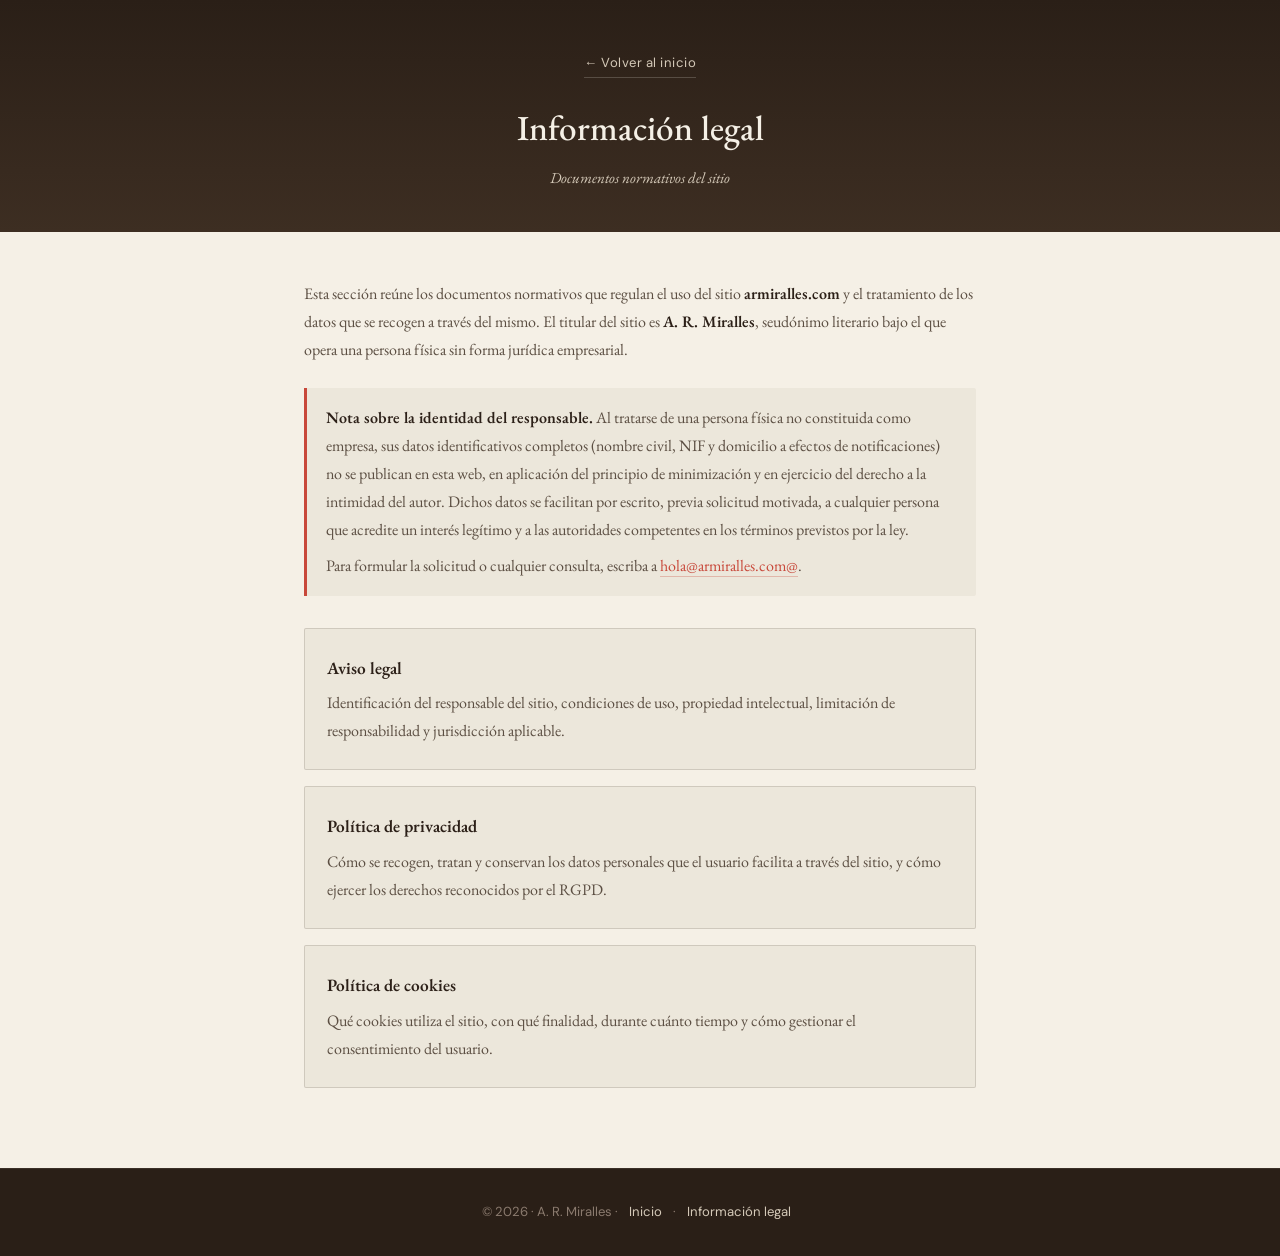
<file: legal.html>
<!DOCTYPE html>
<html lang="es">
<head>
<meta charset="UTF-8">
<meta name="viewport" content="width=device-width, initial-scale=1.0">
<title>Información legal — armiralles.com</title>
<meta name="description" content="Documentación legal del sitio armiralles.com: aviso legal, política de privacidad y política de cookies.">
<meta name="robots" content="noindex, nofollow, noarchive, nosnippet">
<link rel="canonical" href="https://www.armiralles.com/legal.html">
<link rel="icon" type="image/svg+xml" href="data:image/svg+xml,<svg xmlns=%22http://www.w3.org/2000/svg%22 viewBox=%220 0 100 100%22><text y=%22.9em%22 font-size=%2290%22>📖</text></svg>">
<link rel="stylesheet" href="/assets/fonts/fonts.css">
<link rel="stylesheet" href="/legal-styles.css">
</head>
<body>

<header class="legal-header">
  <a href="/" class="back-link">← Volver al inicio</a>
  <h1>Información legal</h1>
  <p class="subtitle">Documentos normativos del sitio</p>
</header>

<main class="legal-content">

  <p>Esta sección reúne los documentos normativos que regulan el uso del sitio <strong>armiralles.com</strong> y el tratamiento de los datos que se recogen a través del mismo. El titular del sitio es <strong>A. R. Miralles</strong>, seudónimo literario bajo el que opera una persona física sin forma jurídica empresarial.</p>

  <div class="callout">
    <p><strong>Nota sobre la identidad del responsable.</strong> Al tratarse de una persona física no constituida como empresa, sus datos identificativos completos (nombre civil, NIF y domicilio a efectos de notificaciones) no se publican en esta web, en aplicación del principio de minimización y en ejercicio del derecho a la intimidad del autor. Dichos datos se facilitan por escrito, previa solicitud motivada, a cualquier persona que acredite un interés legítimo y a las autoridades competentes en los términos previstos por la ley.</p>
    <p>Para formular la solicitud o cualquier consulta, escriba a <span class="em" data-u="hola" data-d="armiralles.com"></span>.</p>
  </div>

  <div class="legal-hub-grid">

    <a href="/aviso-legal.html" class="legal-hub-card">
      <h3>Aviso legal</h3>
      <p>Identificación del responsable del sitio, condiciones de uso, propiedad intelectual, limitación de responsabilidad y jurisdicción aplicable.</p>
    </a>

    <a href="/privacidad.html" class="legal-hub-card">
      <h3>Política de privacidad</h3>
      <p>Cómo se recogen, tratan y conservan los datos personales que el usuario facilita a través del sitio, y cómo ejercer los derechos reconocidos por el RGPD.</p>
    </a>

    <a href="/cookies.html" class="legal-hub-card">
      <h3>Política de cookies</h3>
      <p>Qué cookies utiliza el sitio, con qué finalidad, durante cuánto tiempo y cómo gestionar el consentimiento del usuario.</p>
    </a>

  </div>

</main>

<footer class="legal-footer">
  <p>© 2026 · A. R. Miralles · <a href="/">Inicio</a> · <a href="/legal.html">Información legal</a></p>
</footer>

<script>
document.querySelectorAll('.em').forEach(function(s){
  var e = s.dataset.u + '@' + s.dataset.d;
  var a = document.createElement('a');
  a.href = 'mailto:' + e;
  a.className = 'em';
  a.textContent = e;
  s.replaceWith(a);
});
</script>
</body>
</html>
</file>
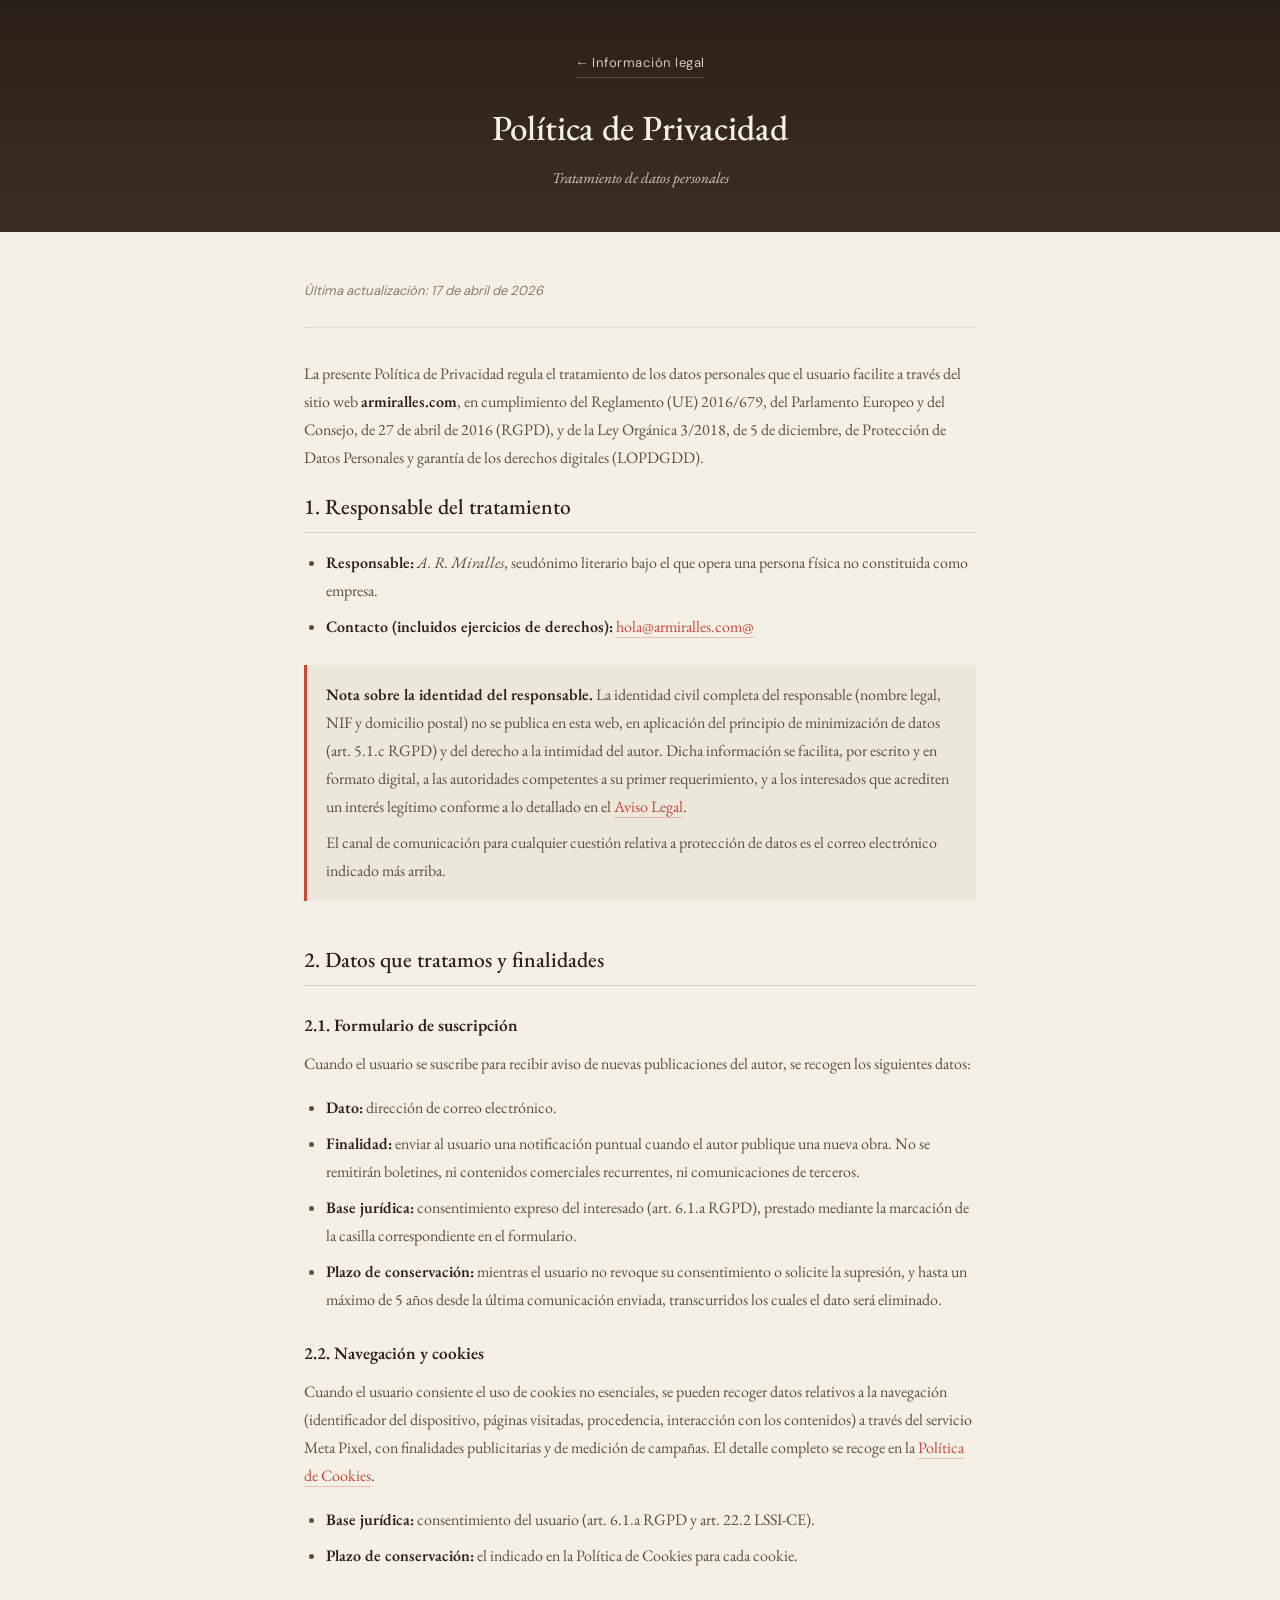
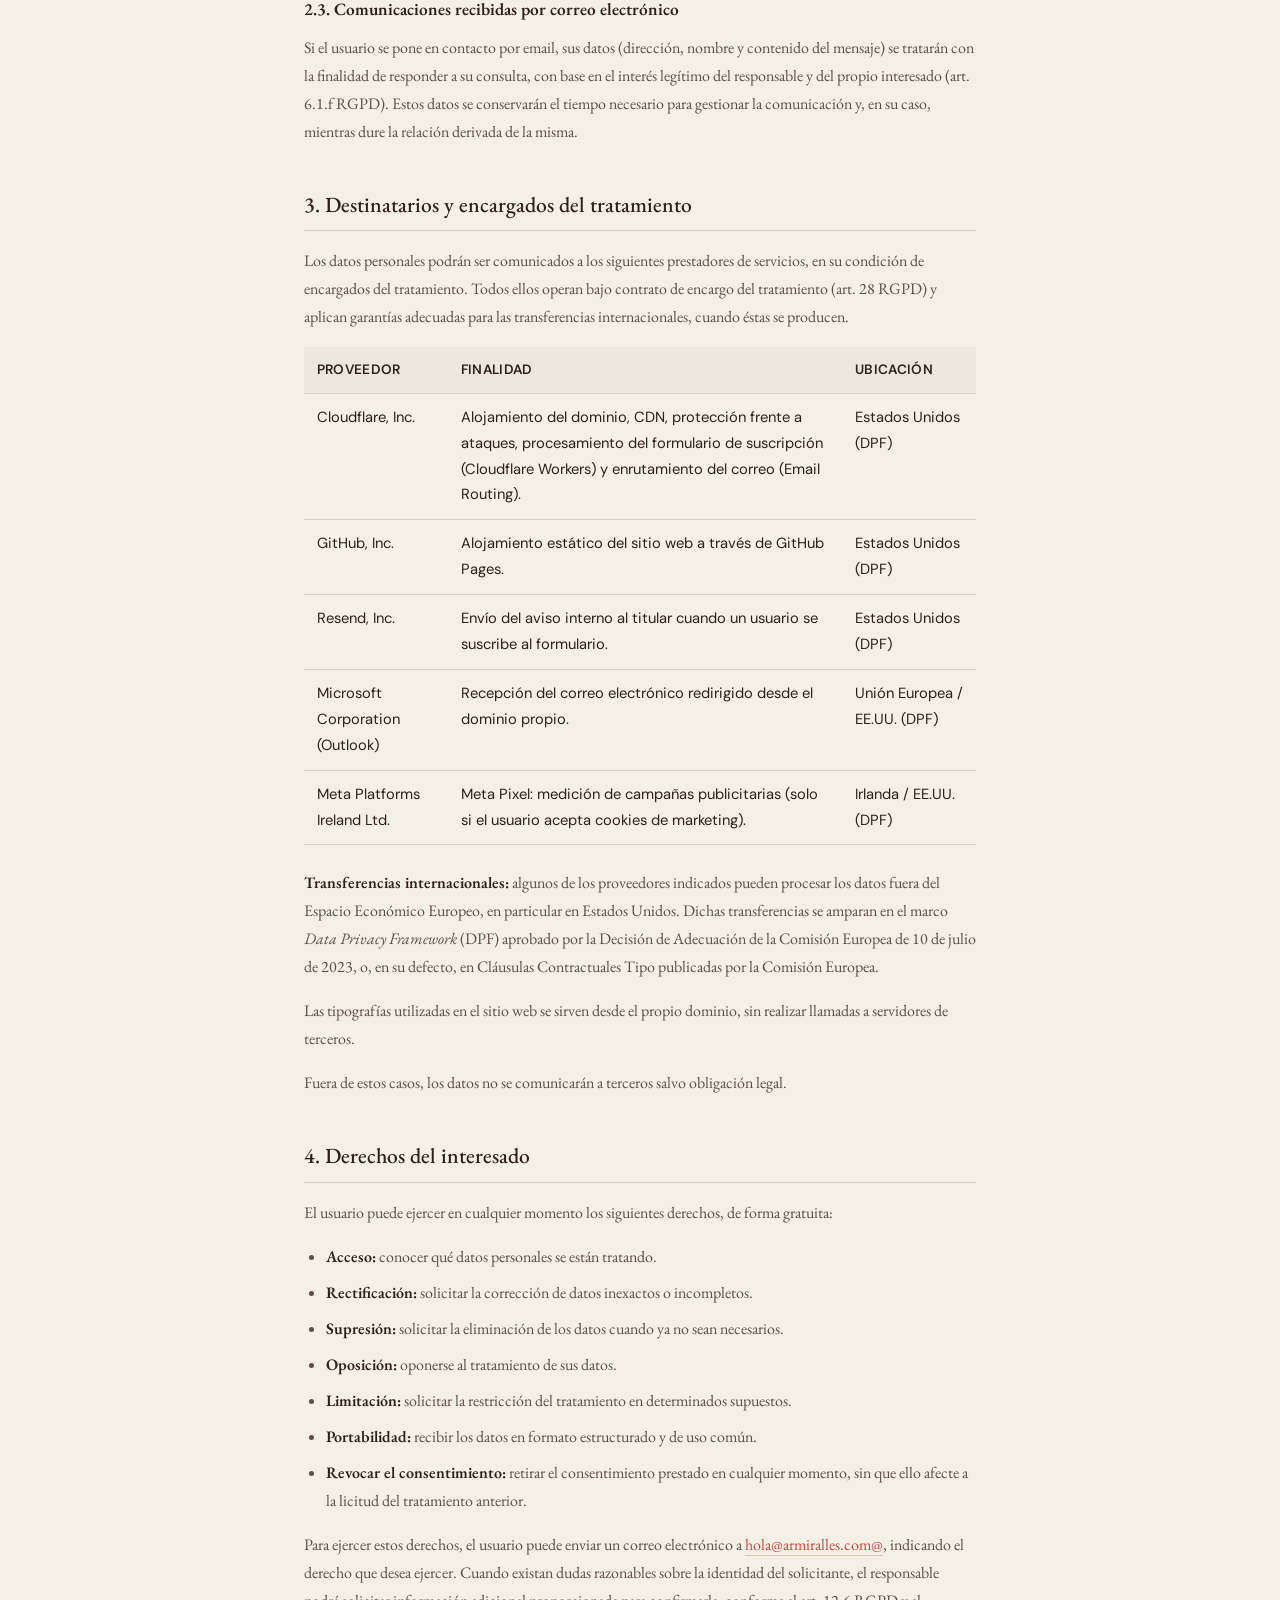
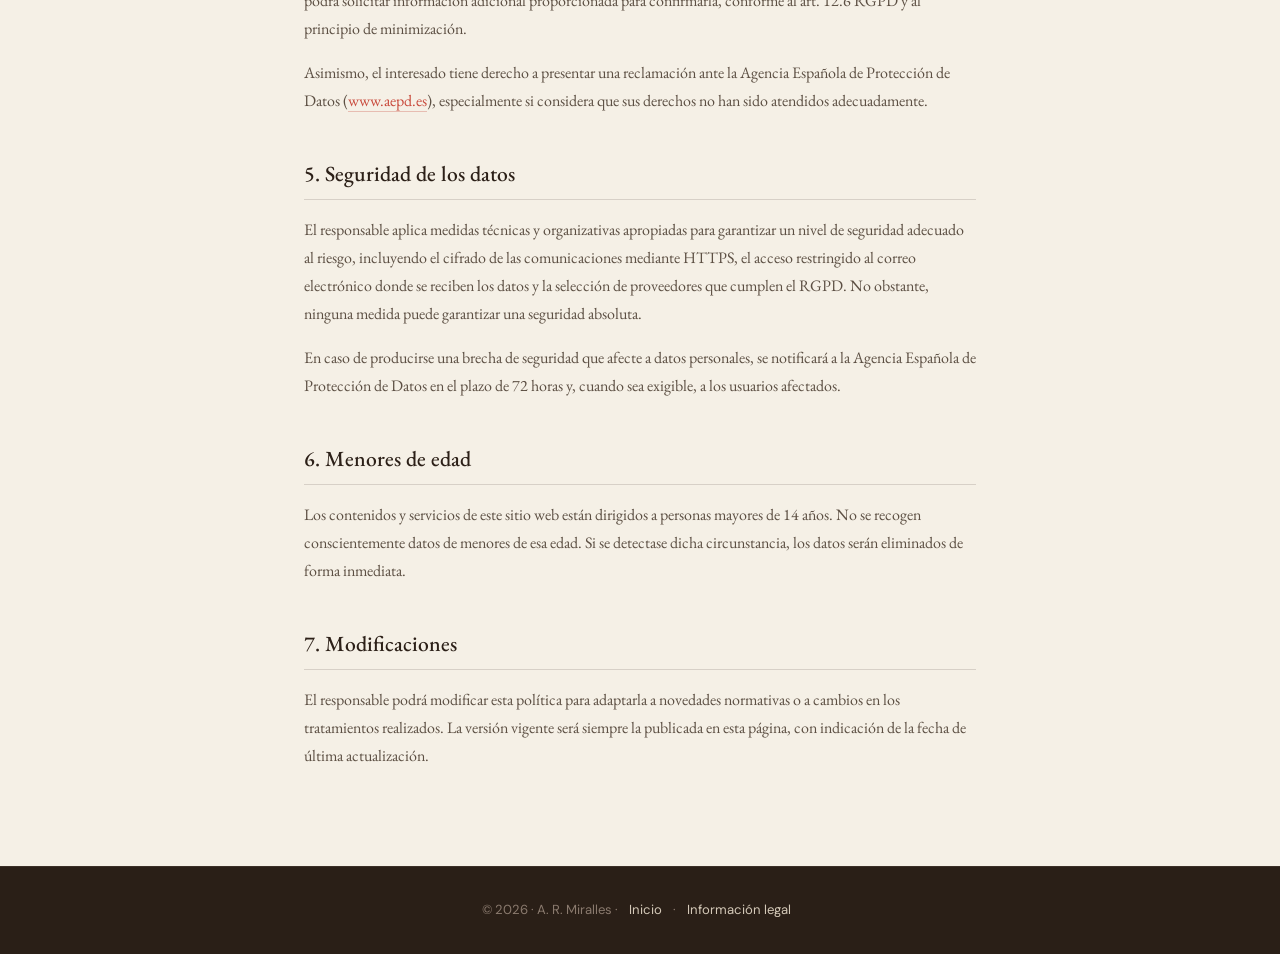
<file: privacidad.html>
<!DOCTYPE html>
<html lang="es">
<head>
<meta charset="UTF-8">
<meta name="viewport" content="width=device-width, initial-scale=1.0">
<title>Política de Privacidad — armiralles.com</title>
<meta name="description" content="Política de privacidad de armiralles.com. Tratamiento de datos personales conforme al RGPD y LOPDGDD.">
<meta name="robots" content="noindex, nofollow, noarchive, nosnippet">
<link rel="canonical" href="https://www.armiralles.com/privacidad.html">
<link rel="icon" type="image/svg+xml" href="data:image/svg+xml,<svg xmlns=%22http://www.w3.org/2000/svg%22 viewBox=%220 0 100 100%22><text y=%22.9em%22 font-size=%2290%22>📖</text></svg>">
<link rel="stylesheet" href="/assets/fonts/fonts.css">
<link rel="stylesheet" href="/legal-styles.css">
</head>
<body>

<header class="legal-header">
  <a href="/legal.html" class="back-link">← Información legal</a>
  <h1>Política de Privacidad</h1>
  <p class="subtitle">Tratamiento de datos personales</p>
</header>

<main class="legal-content">

  <p class="meta">Última actualización: 17 de abril de 2026</p>

  <p>La presente Política de Privacidad regula el tratamiento de los datos personales que el usuario facilite a través del sitio web <strong>armiralles.com</strong>, en cumplimiento del Reglamento (UE) 2016/679, del Parlamento Europeo y del Consejo, de 27 de abril de 2016 (RGPD), y de la Ley Orgánica 3/2018, de 5 de diciembre, de Protección de Datos Personales y garantía de los derechos digitales (LOPDGDD).</p>

  <h2>1. Responsable del tratamiento</h2>
  <ul>
    <li><strong>Responsable:</strong> <em>A. R. Miralles</em>, seudónimo literario bajo el que opera una persona física no constituida como empresa.</li>
    <li><strong>Contacto (incluidos ejercicios de derechos):</strong> <span class="em" data-u="hola" data-d="armiralles.com"></span></li>
  </ul>

  <div class="callout">
    <p><strong>Nota sobre la identidad del responsable.</strong> La identidad civil completa del responsable (nombre legal, NIF y domicilio postal) no se publica en esta web, en aplicación del principio de minimización de datos (art. 5.1.c RGPD) y del derecho a la intimidad del autor. Dicha información se facilita, por escrito y en formato digital, a las autoridades competentes a su primer requerimiento, y a los interesados que acrediten un interés legítimo conforme a lo detallado en el <a href="/aviso-legal.html">Aviso Legal</a>.</p>
    <p>El canal de comunicación para cualquier cuestión relativa a protección de datos es el correo electrónico indicado más arriba.</p>
  </div>

  <h2>2. Datos que tratamos y finalidades</h2>

  <h3>2.1. Formulario de suscripción</h3>
  <p>Cuando el usuario se suscribe para recibir aviso de nuevas publicaciones del autor, se recogen los siguientes datos:</p>
  <ul>
    <li><strong>Dato:</strong> dirección de correo electrónico.</li>
    <li><strong>Finalidad:</strong> enviar al usuario una notificación puntual cuando el autor publique una nueva obra. No se remitirán boletines, ni contenidos comerciales recurrentes, ni comunicaciones de terceros.</li>
    <li><strong>Base jurídica:</strong> consentimiento expreso del interesado (art. 6.1.a RGPD), prestado mediante la marcación de la casilla correspondiente en el formulario.</li>
    <li><strong>Plazo de conservación:</strong> mientras el usuario no revoque su consentimiento o solicite la supresión, y hasta un máximo de 5 años desde la última comunicación enviada, transcurridos los cuales el dato será eliminado.</li>
  </ul>

  <h3>2.2. Navegación y cookies</h3>
  <p>Cuando el usuario consiente el uso de cookies no esenciales, se pueden recoger datos relativos a la navegación (identificador del dispositivo, páginas visitadas, procedencia, interacción con los contenidos) a través del servicio Meta Pixel, con finalidades publicitarias y de medición de campañas. El detalle completo se recoge en la <a href="/cookies.html">Política de Cookies</a>.</p>
  <ul>
    <li><strong>Base jurídica:</strong> consentimiento del usuario (art. 6.1.a RGPD y art. 22.2 LSSI-CE).</li>
    <li><strong>Plazo de conservación:</strong> el indicado en la Política de Cookies para cada cookie.</li>
  </ul>

  <h3>2.3. Comunicaciones recibidas por correo electrónico</h3>
  <p>Si el usuario se pone en contacto por email, sus datos (dirección, nombre y contenido del mensaje) se tratarán con la finalidad de responder a su consulta, con base en el interés legítimo del responsable y del propio interesado (art. 6.1.f RGPD). Estos datos se conservarán el tiempo necesario para gestionar la comunicación y, en su caso, mientras dure la relación derivada de la misma.</p>

  <h2>3. Destinatarios y encargados del tratamiento</h2>
  <p>Los datos personales podrán ser comunicados a los siguientes prestadores de servicios, en su condición de encargados del tratamiento. Todos ellos operan bajo contrato de encargo del tratamiento (art. 28 RGPD) y aplican garantías adecuadas para las transferencias internacionales, cuando éstas se producen.</p>
  <table>
    <thead>
      <tr><th>Proveedor</th><th>Finalidad</th><th>Ubicación</th></tr>
    </thead>
    <tbody>
      <tr>
        <td>Cloudflare, Inc.</td>
        <td>Alojamiento del dominio, CDN, protección frente a ataques, procesamiento del formulario de suscripción (Cloudflare Workers) y enrutamiento del correo (Email Routing).</td>
        <td>Estados Unidos (DPF)</td>
      </tr>
      <tr>
        <td>GitHub, Inc.</td>
        <td>Alojamiento estático del sitio web a través de GitHub Pages.</td>
        <td>Estados Unidos (DPF)</td>
      </tr>
      <tr>
        <td>Resend, Inc.</td>
        <td>Envío del aviso interno al titular cuando un usuario se suscribe al formulario.</td>
        <td>Estados Unidos (DPF)</td>
      </tr>
      <tr>
        <td>Microsoft Corporation (Outlook)</td>
        <td>Recepción del correo electrónico redirigido desde el dominio propio.</td>
        <td>Unión Europea / EE.UU. (DPF)</td>
      </tr>
      <tr>
        <td>Meta Platforms Ireland Ltd.</td>
        <td>Meta Pixel: medición de campañas publicitarias (solo si el usuario acepta cookies de marketing).</td>
        <td>Irlanda / EE.UU. (DPF)</td>
      </tr>
    </tbody>
  </table>
  <p><strong>Transferencias internacionales:</strong> algunos de los proveedores indicados pueden procesar los datos fuera del Espacio Económico Europeo, en particular en Estados Unidos. Dichas transferencias se amparan en el marco <em>Data Privacy Framework</em> (DPF) aprobado por la Decisión de Adecuación de la Comisión Europea de 10 de julio de 2023, o, en su defecto, en Cláusulas Contractuales Tipo publicadas por la Comisión Europea.</p>
  <p>Las tipografías utilizadas en el sitio web se sirven desde el propio dominio, sin realizar llamadas a servidores de terceros.</p>
  <p>Fuera de estos casos, los datos no se comunicarán a terceros salvo obligación legal.</p>

  <h2>4. Derechos del interesado</h2>
  <p>El usuario puede ejercer en cualquier momento los siguientes derechos, de forma gratuita:</p>
  <ul>
    <li><strong>Acceso:</strong> conocer qué datos personales se están tratando.</li>
    <li><strong>Rectificación:</strong> solicitar la corrección de datos inexactos o incompletos.</li>
    <li><strong>Supresión:</strong> solicitar la eliminación de los datos cuando ya no sean necesarios.</li>
    <li><strong>Oposición:</strong> oponerse al tratamiento de sus datos.</li>
    <li><strong>Limitación:</strong> solicitar la restricción del tratamiento en determinados supuestos.</li>
    <li><strong>Portabilidad:</strong> recibir los datos en formato estructurado y de uso común.</li>
    <li><strong>Revocar el consentimiento:</strong> retirar el consentimiento prestado en cualquier momento, sin que ello afecte a la licitud del tratamiento anterior.</li>
  </ul>
  <p>Para ejercer estos derechos, el usuario puede enviar un correo electrónico a <span class="em" data-u="hola" data-d="armiralles.com"></span>, indicando el derecho que desea ejercer. Cuando existan dudas razonables sobre la identidad del solicitante, el responsable podrá solicitar información adicional proporcionada para confirmarla, conforme al art. 12.6 RGPD y al principio de minimización.</p>
  <p>Asimismo, el interesado tiene derecho a presentar una reclamación ante la Agencia Española de Protección de Datos (<a href="https://www.aepd.es" target="_blank" rel="noopener">www.aepd.es</a>), especialmente si considera que sus derechos no han sido atendidos adecuadamente.</p>

  <h2>5. Seguridad de los datos</h2>
  <p>El responsable aplica medidas técnicas y organizativas apropiadas para garantizar un nivel de seguridad adecuado al riesgo, incluyendo el cifrado de las comunicaciones mediante HTTPS, el acceso restringido al correo electrónico donde se reciben los datos y la selección de proveedores que cumplen el RGPD. No obstante, ninguna medida puede garantizar una seguridad absoluta.</p>
  <p>En caso de producirse una brecha de seguridad que afecte a datos personales, se notificará a la Agencia Española de Protección de Datos en el plazo de 72 horas y, cuando sea exigible, a los usuarios afectados.</p>

  <h2>6. Menores de edad</h2>
  <p>Los contenidos y servicios de este sitio web están dirigidos a personas mayores de 14 años. No se recogen conscientemente datos de menores de esa edad. Si se detectase dicha circunstancia, los datos serán eliminados de forma inmediata.</p>

  <h2>7. Modificaciones</h2>
  <p>El responsable podrá modificar esta política para adaptarla a novedades normativas o a cambios en los tratamientos realizados. La versión vigente será siempre la publicada en esta página, con indicación de la fecha de última actualización.</p>

</main>

<footer class="legal-footer">
  <p>© 2026 · A. R. Miralles · <a href="/">Inicio</a> · <a href="/legal.html">Información legal</a></p>
</footer>

<script>
document.querySelectorAll('.em').forEach(function(s){
  var e = s.dataset.u + '@' + s.dataset.d;
  var a = document.createElement('a');
  a.href = 'mailto:' + e;
  a.className = 'em';
  a.textContent = e;
  s.replaceWith(a);
});
</script>
</body>
</html>
</file>
<file: assets/fonts/fonts.css>
/* Fuentes autohospedadas — sin llamadas a Google.
   Los archivos .woff2 son opcionales: si no están, los navegadores
   usan automáticamente las fuentes de fallback del sistema (Georgia
   para Garamond, el sans-serif del sistema para DM Sans). */

/* ===== EB Garamond ===== */
@font-face {
  font-family: 'EB Garamond';
  font-style: normal;
  font-weight: 400;
  font-display: swap;
  src: local('EB Garamond'), local('EBGaramond-Regular'),
       url('eb-garamond-latin-400.woff2') format('woff2');
}
@font-face {
  font-family: 'EB Garamond';
  font-style: normal;
  font-weight: 500;
  font-display: swap;
  src: local('EB Garamond Medium'), local('EBGaramond-Medium'),
       url('eb-garamond-latin-500.woff2') format('woff2');
}
@font-face {
  font-family: 'EB Garamond';
  font-style: normal;
  font-weight: 600;
  font-display: swap;
  src: local('EB Garamond SemiBold'), local('EBGaramond-SemiBold'),
       url('eb-garamond-latin-600.woff2') format('woff2');
}
@font-face {
  font-family: 'EB Garamond';
  font-style: italic;
  font-weight: 400;
  font-display: swap;
  src: local('EB Garamond Italic'), local('EBGaramond-Italic'),
       url('eb-garamond-latin-400italic.woff2') format('woff2');
}

/* ===== DM Sans ===== */
@font-face {
  font-family: 'DM Sans';
  font-style: normal;
  font-weight: 400;
  font-display: swap;
  src: local('DM Sans'), local('DMSans-Regular'),
       url('dm-sans-latin-400.woff2') format('woff2');
}
@font-face {
  font-family: 'DM Sans';
  font-style: normal;
  font-weight: 500;
  font-display: swap;
  src: local('DM Sans Medium'), local('DMSans-Medium'),
       url('dm-sans-latin-500.woff2') format('woff2');
}
@font-face {
  font-family: 'DM Sans';
  font-style: normal;
  font-weight: 600;
  font-display: swap;
  src: local('DM Sans SemiBold'), local('DMSans-SemiBold'),
       url('dm-sans-latin-600.woff2') format('woff2');
}
</file>
<file: legal-styles.css>
/* Estilos compartidos para páginas legales de armiralles.com */

:root {
  --wood: #2a1f17;
  --wood-light: #3d2e22;
  --red: #c8483a;
  --red-dark: #a03028;
  --cream: #f5f0e6;
  --cream-dim: #d4c9b8;
  --text: #2c2018;
  --text-dim: #5c4f43;
  --text-dark: #8a7a6e;
  --bg: #f5f0e6;
  --bg-alt: #ece7db;
  --border: rgba(42,31,23,0.15);
}
* { margin: 0; padding: 0; box-sizing: border-box; }
html { scroll-behavior: smooth; -webkit-text-size-adjust: 100%; }
body {
  font-family: 'EB Garamond', Georgia, serif;
  background: var(--bg);
  color: var(--text);
  line-height: 1.75;
  -webkit-font-smoothing: antialiased;
}
.legal-header {
  background: linear-gradient(180deg, var(--wood) 0%, var(--wood-light) 100%);
  color: var(--cream);
  padding: 3rem 1.5rem 2.5rem;
  text-align: center;
}
.legal-header a.back-link {
  display: inline-block;
  font-family: 'DM Sans', sans-serif;
  font-size: 0.82rem;
  color: var(--cream-dim);
  text-decoration: none;
  letter-spacing: 0.5px;
  margin-bottom: 1.2rem;
  border-bottom: 1px solid rgba(245,240,230,0.2);
  padding-bottom: 2px;
  transition: all 0.25s;
}
.legal-header a.back-link:hover {
  color: var(--red);
  border-color: var(--red);
}
.legal-header h1 {
  font-family: 'EB Garamond', serif;
  font-weight: 500;
  font-size: clamp(1.6rem, 4vw, 2.2rem);
  color: var(--cream);
  margin-bottom: 0.4rem;
}
.legal-header .subtitle {
  color: var(--cream-dim);
  font-style: italic;
  font-size: 0.95rem;
}
main.legal-content {
  max-width: 720px;
  margin: 0 auto;
  padding: 3rem 1.5rem 5rem;
}
main.legal-content h2 {
  font-family: 'EB Garamond', serif;
  font-weight: 500;
  font-size: 1.35rem;
  margin: 2.5rem 0 1rem;
  color: var(--text);
  border-bottom: 1px solid var(--border);
  padding-bottom: 0.4rem;
}
main.legal-content h2:first-of-type { margin-top: 0; }
main.legal-content h3 {
  font-family: 'EB Garamond', serif;
  font-weight: 600;
  font-size: 1.08rem;
  margin: 1.5rem 0 0.6rem;
  color: var(--text);
}
main.legal-content p,
main.legal-content li {
  font-size: 1rem;
  margin-bottom: 1rem;
  color: var(--text-dim);
  line-height: 1.75;
}
main.legal-content ul,
main.legal-content ol { padding-left: 1.4rem; margin-bottom: 1rem; }
main.legal-content li { margin-bottom: 0.5rem; }
main.legal-content strong { color: var(--text); font-weight: 600; }
main.legal-content a {
  color: var(--red);
  text-decoration: none;
  border-bottom: 1px solid rgba(200,72,58,0.3);
  transition: all 0.2s;
}
main.legal-content a:hover {
  color: var(--red-dark);
  border-bottom-color: var(--red-dark);
}
main.legal-content .meta {
  font-family: 'DM Sans', sans-serif;
  font-size: 0.82rem;
  color: var(--text-dark);
  font-style: italic;
  margin-bottom: 2rem;
  padding-bottom: 1.5rem;
  border-bottom: 1px dotted var(--border);
}
main.legal-content table {
  width: 100%;
  border-collapse: collapse;
  margin: 1rem 0 1.5rem;
  font-size: 0.92rem;
  font-family: 'DM Sans', sans-serif;
}
main.legal-content th,
main.legal-content td {
  text-align: left;
  padding: 0.7rem 0.8rem;
  border-bottom: 1px solid var(--border);
  vertical-align: top;
}
main.legal-content th {
  background: var(--bg-alt);
  color: var(--text);
  font-weight: 600;
  font-size: 0.85rem;
  letter-spacing: 0.3px;
  text-transform: uppercase;
}
main.legal-content .callout {
  background: var(--bg-alt);
  border-left: 3px solid var(--red);
  padding: 1rem 1.2rem;
  margin: 1.5rem 0;
  font-size: 0.95rem;
  border-radius: 0 2px 2px 0;
}
main.legal-content .callout p { margin-bottom: 0.5rem; }
main.legal-content .callout p:last-child { margin-bottom: 0; }
footer.legal-footer {
  background: var(--wood);
  color: var(--text-dark);
  text-align: center;
  padding: 2rem 1.5rem;
  font-family: 'DM Sans', sans-serif;
  font-size: 0.82rem;
  border-top: 1px solid rgba(245,240,230,0.08);
}
footer.legal-footer a {
  color: var(--cream-dim);
  text-decoration: none;
  margin: 0 0.5rem;
}
footer.legal-footer a:hover { color: var(--red); }

a:focus-visible, button:focus-visible {
  outline: 2px solid var(--red);
  outline-offset: 2px;
}

/* Estilos específicos para hub legal */
.legal-hub-grid {
  display: grid;
  gap: 1rem;
  margin-top: 2rem;
}
.legal-hub-card {
  display: block;
  padding: 1.5rem 1.4rem;
  background: var(--bg-alt);
  border: 1px solid var(--border);
  border-radius: 2px;
  text-decoration: none !important;
  border-bottom: 1px solid var(--border) !important;
  transition: all 0.2s;
}
.legal-hub-card:hover {
  border-color: var(--red);
  transform: translateY(-2px);
  box-shadow: 0 4px 16px rgba(42,31,23,0.08);
}
.legal-hub-card h3 {
  font-family: 'EB Garamond', serif;
  font-size: 1.15rem;
  margin: 0 0 0.4rem !important;
  color: var(--text) !important;
}
.legal-hub-card p {
  margin: 0 !important;
  font-size: 0.9rem;
  color: var(--text-dim);
  line-height: 1.55;
}

/* Email ofuscado (anti-bot) */
.em {
  color: var(--red);
  text-decoration: underline;
  text-underline-offset: 3px;
  cursor: pointer;
}
.em::after {
  content: attr(data-u) "@" attr(data-d);
}
</file>
